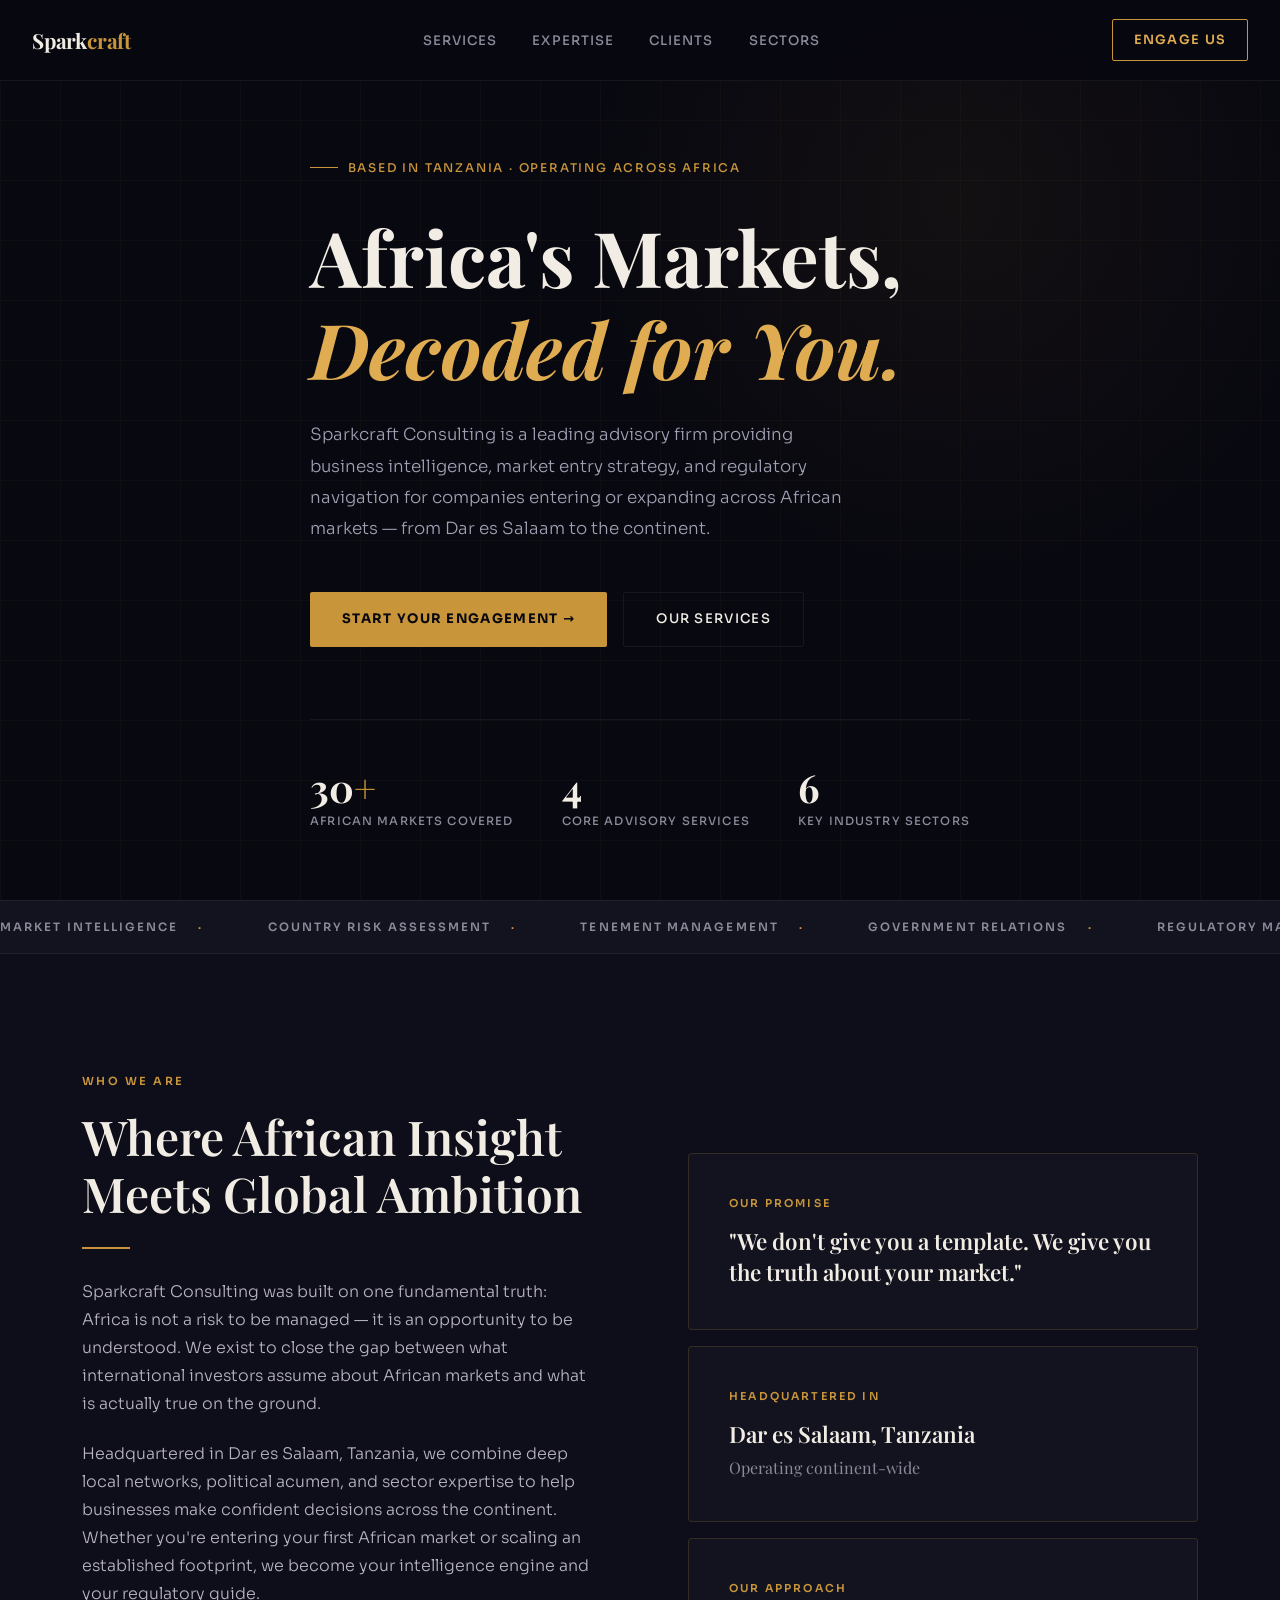
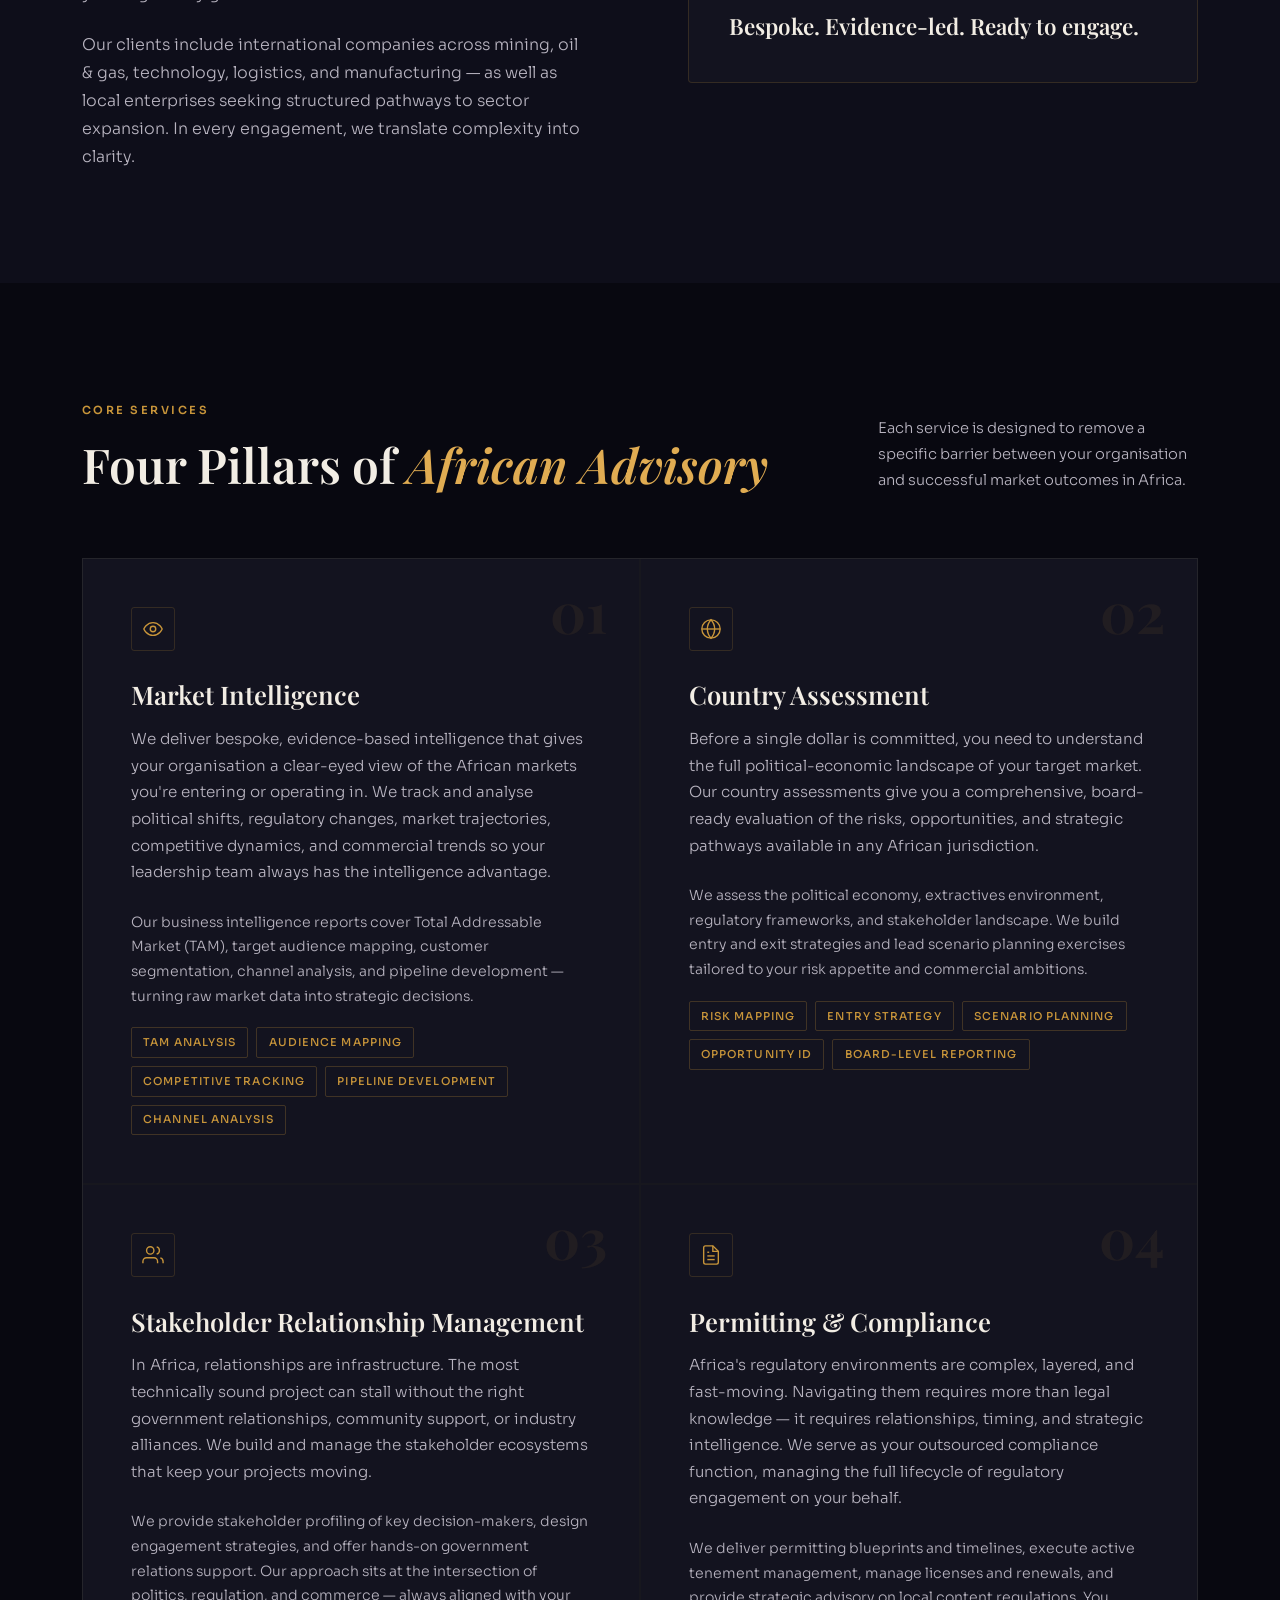
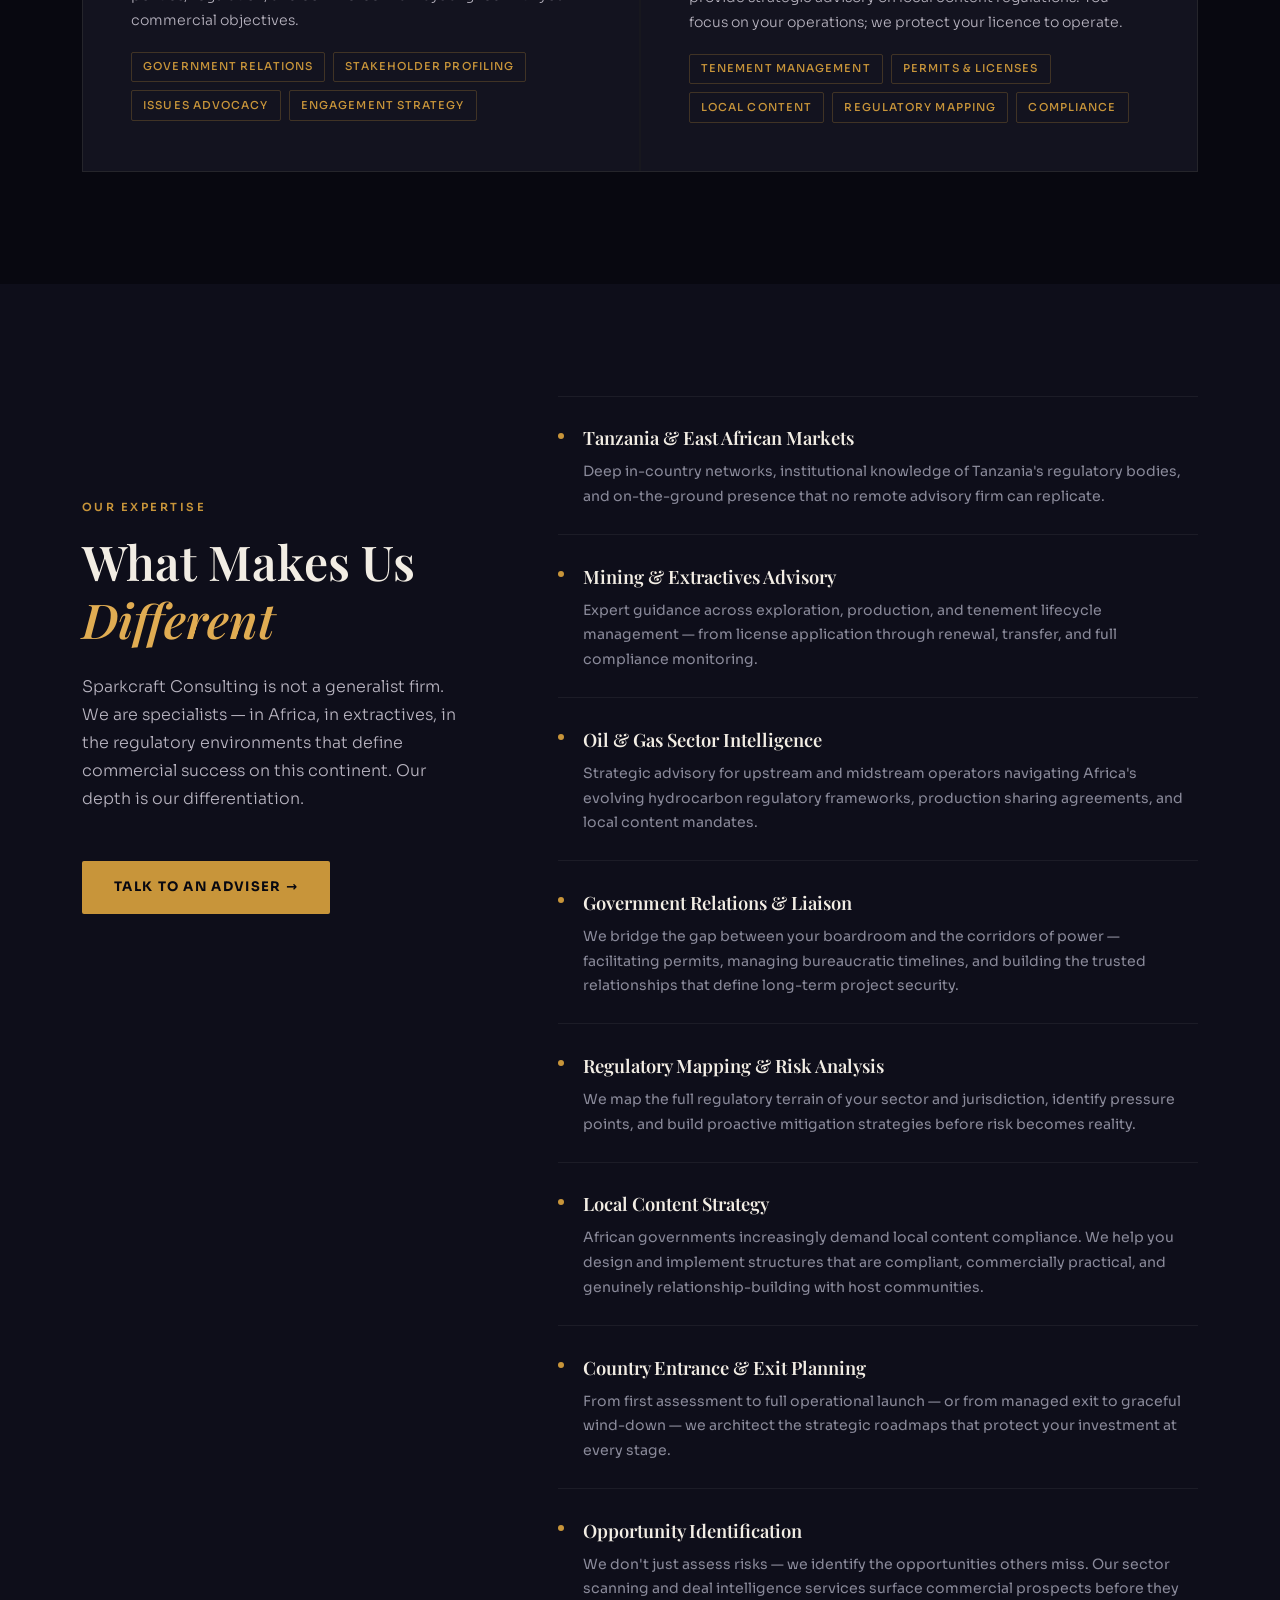
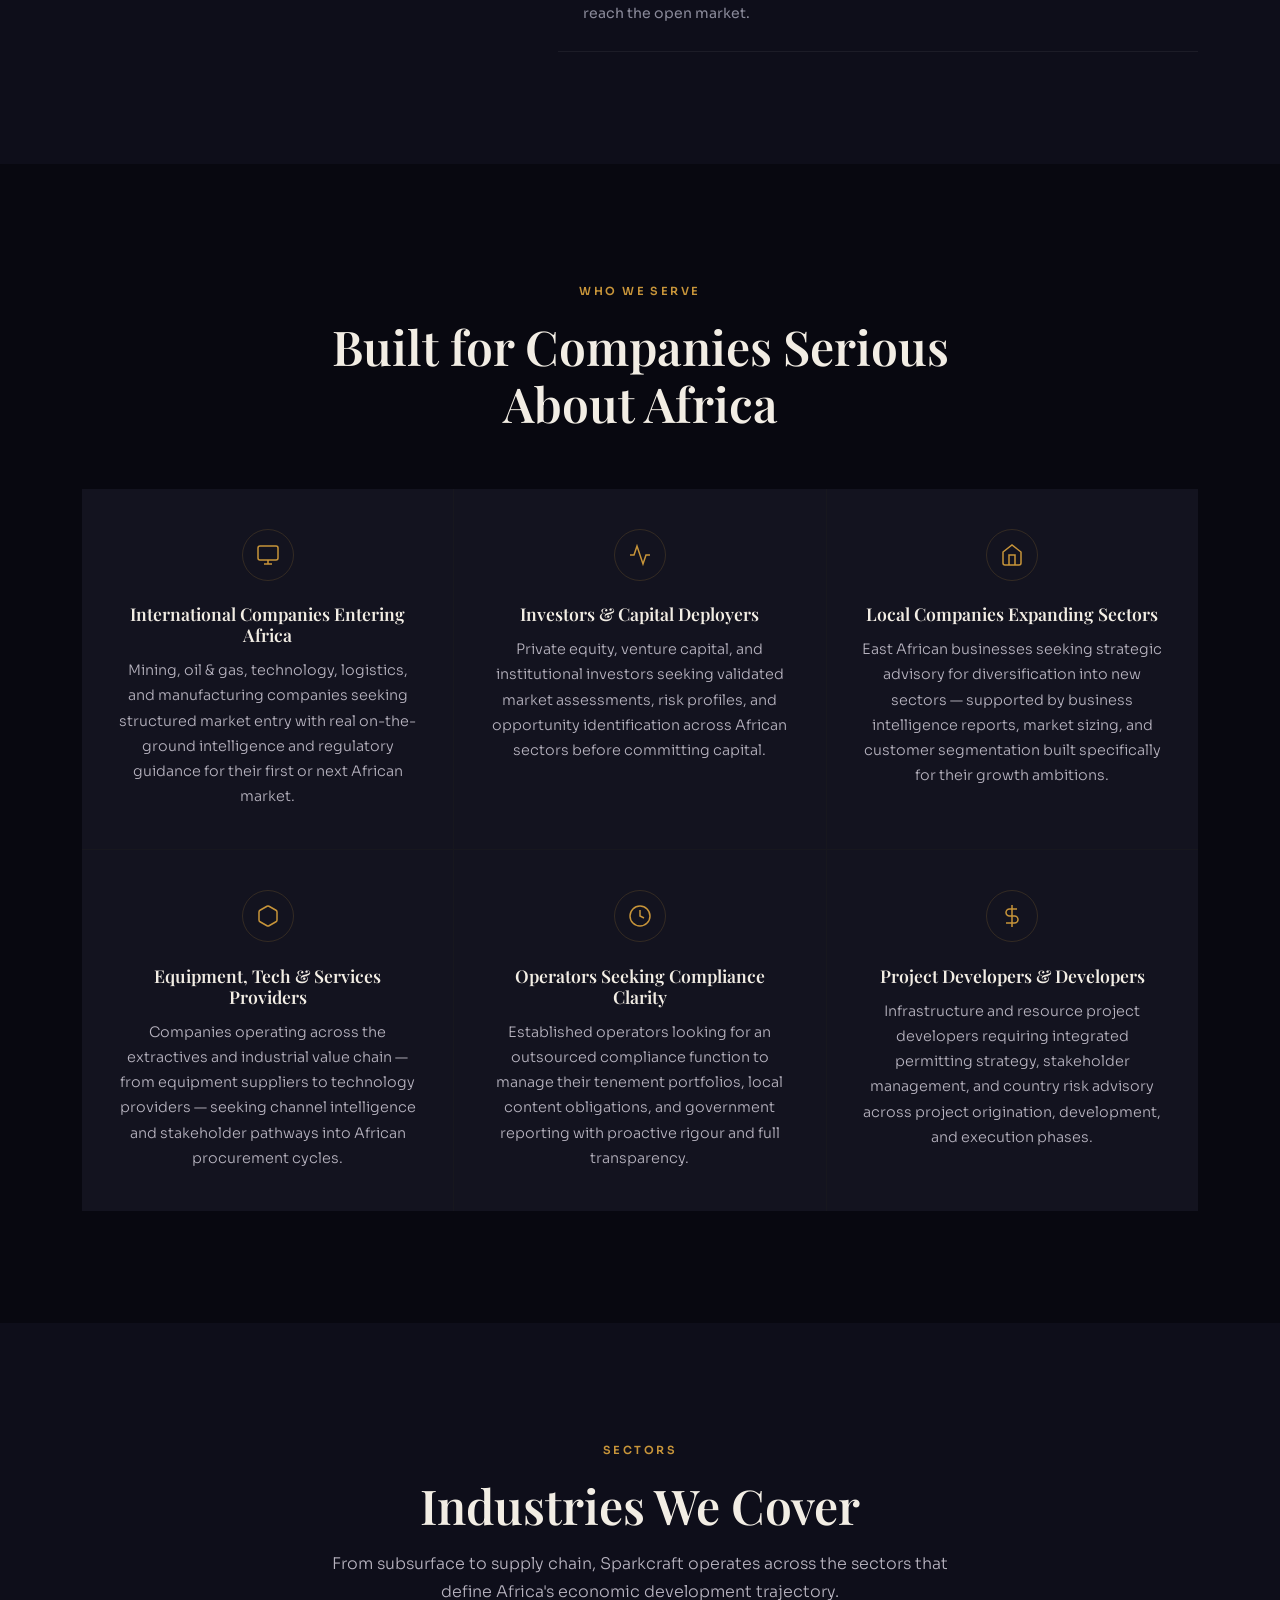
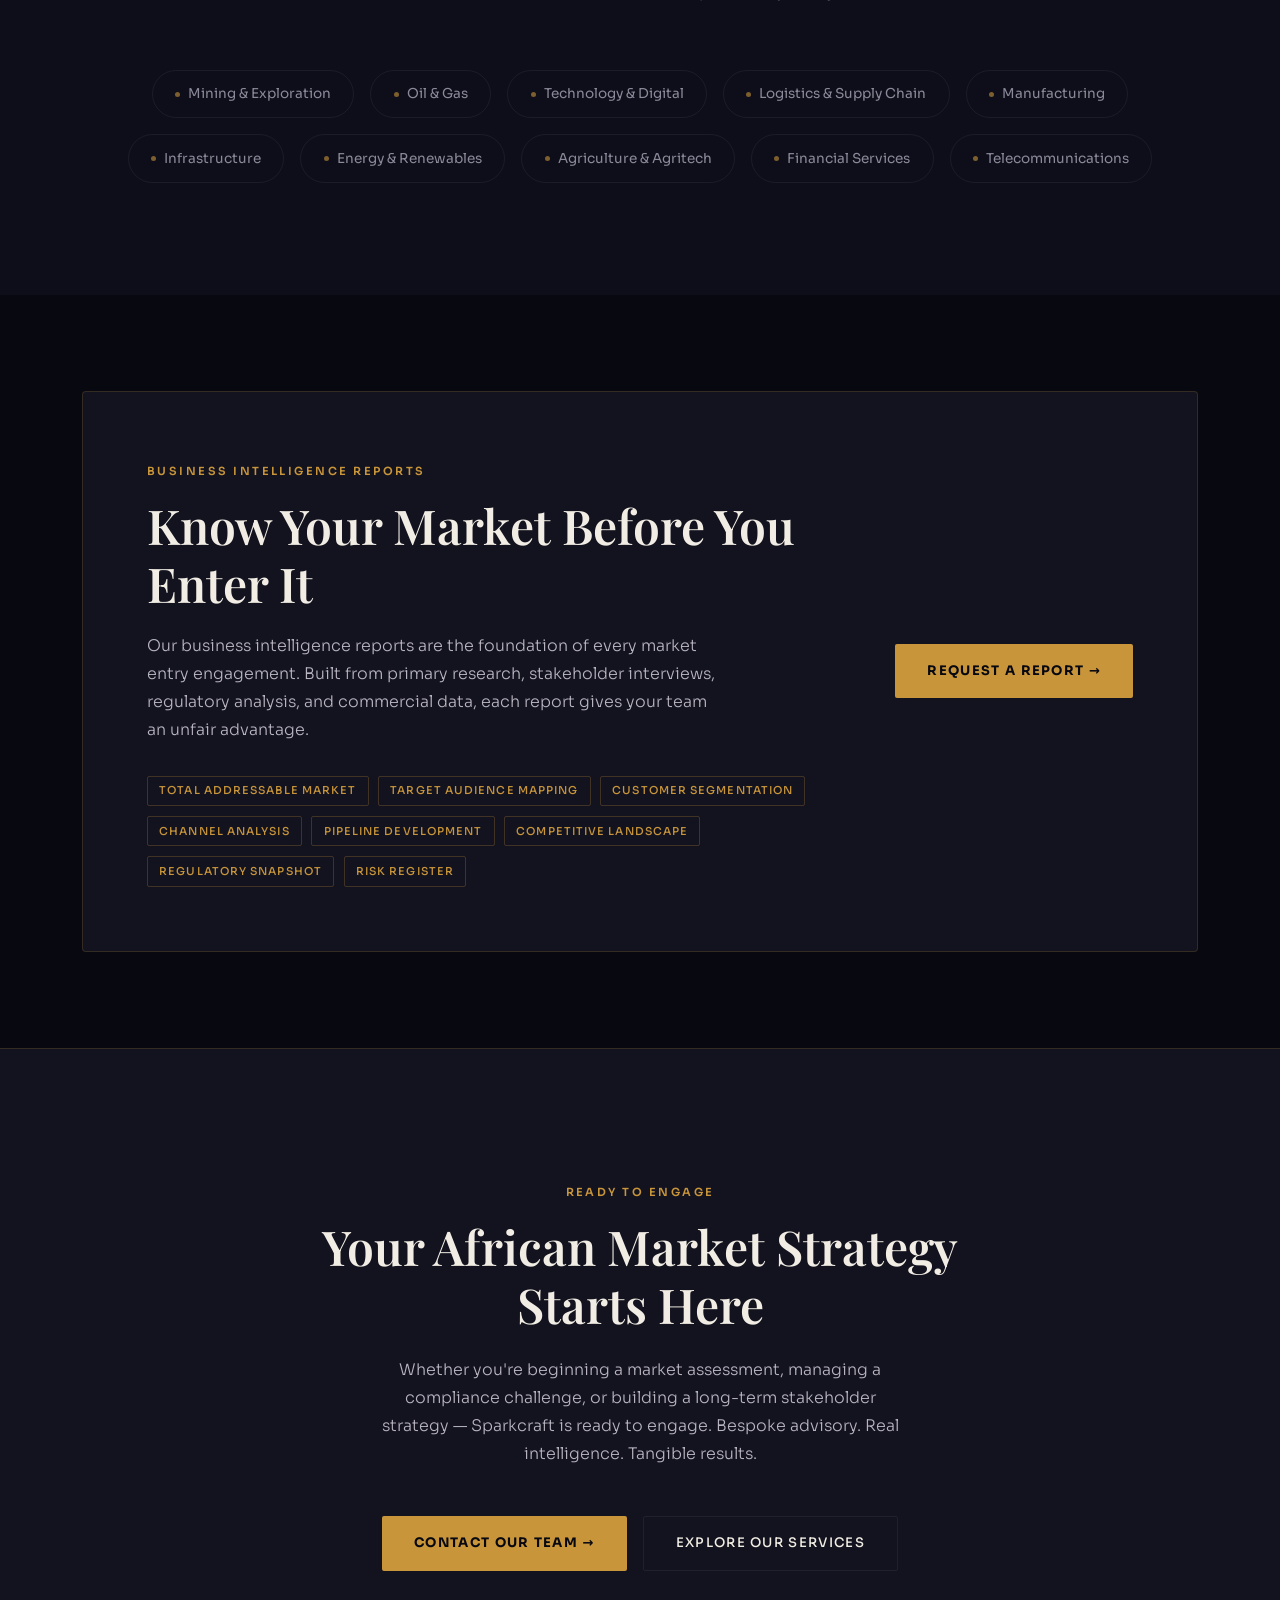
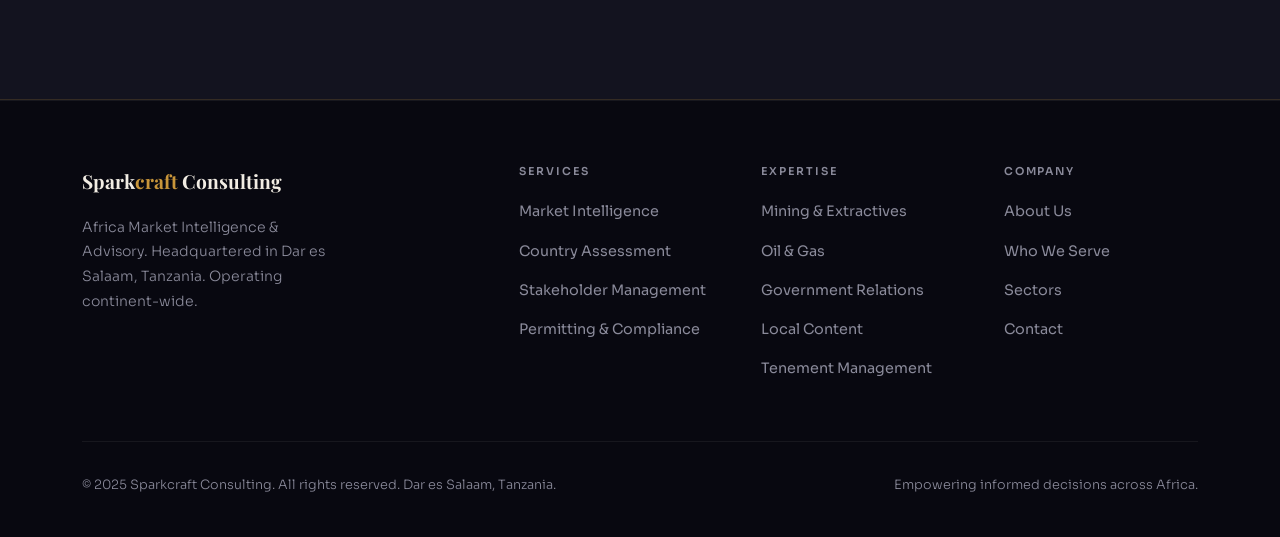
<file: new/index.html>
<!DOCTYPE html>
<html lang="en">
<head>
<meta charset="UTF-8">
<meta name="viewport" content="width=device-width, initial-scale=1.0">
<title>Sparkcraft Consulting — Africa Market Intelligence & Advisory</title>
<link href="https://fonts.googleapis.com/css2?family=Playfair+Display:ital,wght@0,400;0,600;0,700;1,400;1,600&family=Sora:wght@300;400;500;600&display=swap" rel="stylesheet">
<style>
  :root {
    --black: #080810;
    --deep: #0E0E1A;
    --panel: #13131F;
    --card: #1A1A2A;
    --gold: #C8953A;
    --gold-light: #E0AC52;
    --gold-pale: #F5DFA0;
    --cream: #F2EDE4;
    --muted: #8A8A9A;
    --border: rgba(200,149,58,0.18);
    --border-faint: rgba(255,255,255,0.06);
    --serif: 'Playfair Display', Georgia, serif;
    --sans: 'Sora', system-ui, sans-serif;
  }

  *, *::before, *::after { box-sizing: border-box; margin: 0; padding: 0; }

  html { scroll-behavior: smooth; }

  body {
    background: var(--black);
    color: var(--cream);
    font-family: var(--sans);
    font-size: 16px;
    line-height: 1.75;
    -webkit-font-smoothing: antialiased;
  }

  /* ── TYPOGRAPHY ── */
  h1, h2, h3, h4 { font-family: var(--serif); line-height: 1.2; }
  h1 { font-size: clamp(2.6rem, 6vw, 5rem); font-weight: 700; }
  h2 { font-size: clamp(1.9rem, 4vw, 3rem); font-weight: 600; }
  h3 { font-size: clamp(1.2rem, 2.5vw, 1.6rem); font-weight: 600; }
  h4 { font-size: 1rem; font-weight: 500; font-family: var(--sans); letter-spacing: 0.12em; text-transform: uppercase; }
  p { color: #B8B4C0; font-weight: 300; }

  .gold { color: var(--gold-light); }
  .italic { font-style: italic; }
  .eyebrow {
    font-family: var(--sans);
    font-size: 0.7rem;
    font-weight: 600;
    letter-spacing: 0.22em;
    text-transform: uppercase;
    color: var(--gold);
    display: inline-block;
    margin-bottom: 1rem;
  }

  /* ── LAYOUT ── */
  .container { max-width: 1180px; margin: 0 auto; padding: 0 2rem; }
  .section { padding: 7rem 0; }
  .section-sm { padding: 4rem 0; }

  /* ── NAV ── */
  nav {
    position: fixed;
    top: 0; left: 0; right: 0;
    z-index: 100;
    padding: 1.2rem 2rem;
    display: flex;
    align-items: center;
    justify-content: space-between;
    background: rgba(8,8,16,0.85);
    backdrop-filter: blur(18px);
    border-bottom: 1px solid var(--border-faint);
  }
  .nav-logo {
    font-family: var(--serif);
    font-size: 1.3rem;
    font-weight: 700;
    color: var(--cream);
    text-decoration: none;
    letter-spacing: -0.01em;
  }
  .nav-logo span { color: var(--gold); }
  .nav-links { display: flex; gap: 2.2rem; list-style: none; }
  .nav-links a {
    font-size: 0.82rem;
    font-weight: 500;
    letter-spacing: 0.08em;
    text-transform: uppercase;
    color: var(--muted);
    text-decoration: none;
    transition: color 0.2s;
  }
  .nav-links a:hover { color: var(--cream); }
  .nav-cta {
    font-size: 0.8rem;
    font-weight: 600;
    letter-spacing: 0.1em;
    text-transform: uppercase;
    color: var(--gold-light);
    border: 1px solid var(--gold);
    padding: 0.55rem 1.3rem;
    border-radius: 2px;
    text-decoration: none;
    transition: background 0.2s, color 0.2s;
  }
  .nav-cta:hover { background: var(--gold); color: var(--black); }

  /* ── HERO ── */
  #hero {
    min-height: 100vh;
    display: flex;
    align-items: center;
    position: relative;
    overflow: hidden;
    background: var(--black);
    padding-top: 5rem;
  }
  .hero-grid {
    position: absolute;
    inset: 0;
    background-image:
      linear-gradient(rgba(200,149,58,0.04) 1px, transparent 1px),
      linear-gradient(90deg, rgba(200,149,58,0.04) 1px, transparent 1px);
    background-size: 60px 60px;
  }
  .hero-glow {
    position: absolute;
    top: -20%;
    right: -5%;
    width: 60vw;
    height: 60vw;
    background: radial-gradient(ellipse, rgba(200,149,58,0.06) 0%, transparent 70%);
    pointer-events: none;
  }
  .hero-inner { position: relative; z-index: 2; max-width: 820px; }
  .hero-pretag {
    display: inline-flex;
    align-items: center;
    gap: 0.6rem;
    font-size: 0.75rem;
    font-weight: 500;
    letter-spacing: 0.15em;
    text-transform: uppercase;
    color: var(--gold);
    margin-bottom: 2rem;
  }
  .hero-pretag::before {
    content: '';
    display: block;
    width: 28px;
    height: 1px;
    background: var(--gold);
  }
  .hero-headline { margin-bottom: 1.6rem; }
  .hero-headline em {
    font-style: italic;
    color: var(--gold-light);
    display: block;
  }
  .hero-sub {
    font-size: 1.05rem;
    font-weight: 300;
    max-width: 540px;
    margin-bottom: 3rem;
    color: #A0A0B4;
    line-height: 1.85;
  }
  .hero-actions { display: flex; gap: 1rem; flex-wrap: wrap; }
  .btn-primary {
    display: inline-flex;
    align-items: center;
    gap: 0.5rem;
    background: var(--gold);
    color: var(--black);
    font-size: 0.82rem;
    font-weight: 700;
    letter-spacing: 0.1em;
    text-transform: uppercase;
    padding: 0.95rem 2rem;
    border-radius: 2px;
    text-decoration: none;
    transition: background 0.2s, transform 0.15s;
  }
  .btn-primary:hover { background: var(--gold-light); transform: translateY(-1px); }
  .btn-ghost {
    display: inline-flex;
    align-items: center;
    gap: 0.5rem;
    color: var(--cream);
    font-size: 0.82rem;
    font-weight: 500;
    letter-spacing: 0.1em;
    text-transform: uppercase;
    padding: 0.95rem 2rem;
    border: 1px solid var(--border-faint);
    border-radius: 2px;
    text-decoration: none;
    transition: border-color 0.2s;
  }
  .btn-ghost:hover { border-color: rgba(200,149,58,0.4); }
  .hero-stats {
    display: flex;
    gap: 3rem;
    margin-top: 4.5rem;
    padding-top: 3rem;
    border-top: 1px solid var(--border-faint);
  }
  .stat-num {
    font-family: var(--serif);
    font-size: 2.4rem;
    font-weight: 700;
    color: var(--cream);
    line-height: 1;
    margin-bottom: 0.3rem;
  }
  .stat-num span { color: var(--gold); }
  .stat-label {
    font-size: 0.72rem;
    font-weight: 500;
    letter-spacing: 0.1em;
    text-transform: uppercase;
    color: var(--muted);
  }

  /* ── MARQUEE STRIP ── */
  .marquee-strip {
    background: var(--panel);
    border-top: 1px solid var(--border-faint);
    border-bottom: 1px solid var(--border-faint);
    padding: 1rem 0;
    overflow: hidden;
  }
  .marquee-track {
    display: flex;
    gap: 3rem;
    white-space: nowrap;
    animation: marquee 30s linear infinite;
  }
  .marquee-item {
    font-size: 0.72rem;
    font-weight: 600;
    letter-spacing: 0.18em;
    text-transform: uppercase;
    color: var(--muted);
    flex-shrink: 0;
  }
  .marquee-item .dot { color: var(--gold); margin: 0 1rem; }
  @keyframes marquee {
    from { transform: translateX(0); }
    to { transform: translateX(-50%); }
  }

  /* ── ABOUT ── */
  #about { background: var(--deep); }
  .about-grid {
    display: grid;
    grid-template-columns: 1fr 1fr;
    gap: 6rem;
    align-items: center;
  }
  .about-visual {
    position: relative;
  }
  .about-block {
    background: var(--panel);
    border: 1px solid var(--border);
    border-radius: 4px;
    padding: 2.5rem;
  }
  .about-block-label {
    font-size: 0.68rem;
    font-weight: 600;
    letter-spacing: 0.2em;
    text-transform: uppercase;
    color: var(--gold);
    margin-bottom: 0.8rem;
  }
  .about-block-value {
    font-family: var(--serif);
    font-size: 1.4rem;
    font-weight: 600;
    color: var(--cream);
    line-height: 1.4;
  }
  .about-accent {
    position: absolute;
    top: -1.5rem;
    right: -1.5rem;
    width: 80px;
    height: 80px;
    border: 2px solid var(--border);
    border-radius: 50%;
    display: flex;
    align-items: center;
    justify-content: center;
  }
  .africa-icon {
    font-size: 2rem;
    line-height: 1;
  }
  .about-blocks { display: flex; flex-direction: column; gap: 1rem; }
  .about-text h2 { margin-bottom: 1.5rem; }
  .about-text p { margin-bottom: 1.4rem; }
  .about-text p:last-child { margin-bottom: 0; }
  .about-divider {
    width: 48px;
    height: 2px;
    background: var(--gold);
    margin-bottom: 1.8rem;
  }
  @media (max-width: 780px) {
    .about-grid { grid-template-columns: 1fr; gap: 3rem; }
    .about-visual { order: -1; }
  }

  /* ── SERVICES ── */
  #services { background: var(--black); }
  .services-header {
    display: flex;
    align-items: flex-end;
    justify-content: space-between;
    margin-bottom: 4rem;
    gap: 2rem;
    flex-wrap: wrap;
  }
  .services-grid {
    display: grid;
    grid-template-columns: repeat(2, 1fr);
    gap: 1.5px;
    background: var(--border-faint);
    border: 1px solid var(--border-faint);
  }
  .service-card {
    background: var(--panel);
    padding: 3rem;
    position: relative;
    overflow: hidden;
    transition: background 0.25s;
  }
  .service-card::before {
    content: '';
    position: absolute;
    top: 0; left: 0; right: 0;
    height: 2px;
    background: linear-gradient(90deg, var(--gold), transparent);
    opacity: 0;
    transition: opacity 0.25s;
  }
  .service-card:hover { background: var(--card); }
  .service-card:hover::before { opacity: 1; }
  .service-num {
    font-family: var(--serif);
    font-size: 3.5rem;
    font-weight: 700;
    color: rgba(200,149,58,0.08);
    line-height: 1;
    position: absolute;
    top: 1.5rem;
    right: 2rem;
    pointer-events: none;
    transition: color 0.25s;
  }
  .service-card:hover .service-num { color: rgba(200,149,58,0.14); }
  .service-icon {
    width: 44px;
    height: 44px;
    border: 1px solid var(--border);
    border-radius: 3px;
    display: flex;
    align-items: center;
    justify-content: center;
    margin-bottom: 1.8rem;
  }
  .service-icon svg { width: 22px; height: 22px; stroke: var(--gold); fill: none; stroke-width: 1.5; }
  .service-card h3 { margin-bottom: 1rem; color: var(--cream); }
  .service-card > p { margin-bottom: 1.5rem; font-size: 0.95rem; }
  .service-tags { display: flex; flex-wrap: wrap; gap: 0.5rem; margin-top: auto; }
  .tag {
    font-size: 0.68rem;
    font-weight: 500;
    letter-spacing: 0.1em;
    text-transform: uppercase;
    color: var(--gold);
    border: 1px solid rgba(200,149,58,0.25);
    padding: 0.3rem 0.7rem;
    border-radius: 2px;
  }
  @media (max-width: 700px) {
    .services-grid { grid-template-columns: 1fr; }
  }

  /* ── SPECIALTIES ── */
  #specialties { background: var(--deep); overflow: hidden; }
  .spec-inner {
    display: grid;
    grid-template-columns: 380px 1fr;
    gap: 6rem;
    align-items: start;
  }
  .spec-sticky { position: sticky; top: 6rem; }
  .spec-sticky h2 { margin-bottom: 1.5rem; }
  .spec-sticky p { margin-bottom: 2rem; }
  .spec-list { display: flex; flex-direction: column; }
  .spec-item {
    display: flex;
    align-items: flex-start;
    gap: 1.2rem;
    padding: 1.6rem 0;
    border-bottom: 1px solid var(--border-faint);
    transition: padding-left 0.2s;
  }
  .spec-item:first-child { border-top: 1px solid var(--border-faint); }
  .spec-item:hover { padding-left: 0.5rem; }
  .spec-bullet {
    flex-shrink: 0;
    width: 6px;
    height: 6px;
    border-radius: 50%;
    background: var(--gold);
    margin-top: 0.65rem;
  }
  .spec-name {
    font-family: var(--serif);
    font-size: 1.15rem;
    font-weight: 600;
    color: var(--cream);
    margin-bottom: 0.3rem;
  }
  .spec-desc { font-size: 0.88rem; color: var(--muted); }
  @media (max-width: 860px) {
    .spec-inner { grid-template-columns: 1fr; gap: 3rem; }
    .spec-sticky { position: static; }
  }

  /* ── WHO WE SERVE ── */
  #clients { background: var(--black); }
  .clients-grid {
    display: grid;
    grid-template-columns: repeat(3, 1fr);
    gap: 1px;
    background: var(--border-faint);
    margin-top: 3.5rem;
  }
  .client-card {
    background: var(--panel);
    padding: 2.5rem 2rem;
    text-align: center;
  }
  .client-icon {
    width: 52px;
    height: 52px;
    border-radius: 50%;
    border: 1px solid var(--border);
    display: flex;
    align-items: center;
    justify-content: center;
    margin: 0 auto 1.4rem;
  }
  .client-icon svg { width: 24px; height: 24px; stroke: var(--gold); fill: none; stroke-width: 1.5; }
  .client-card h3 { font-size: 1.1rem; margin-bottom: 0.8rem; color: var(--cream); }
  .client-card p { font-size: 0.9rem; }
  @media (max-width: 700px) {
    .clients-grid { grid-template-columns: 1fr; }
  }

  /* ── SECTORS ── */
  #sectors { background: var(--deep); }
  .sectors-header { text-align: center; max-width: 620px; margin: 0 auto 4rem; }
  .sectors-header h2 { margin-bottom: 1rem; }
  .sector-row {
    display: flex;
    flex-wrap: wrap;
    justify-content: center;
    gap: 1rem;
  }
  .sector-pill {
    display: inline-flex;
    align-items: center;
    gap: 0.5rem;
    padding: 0.7rem 1.4rem;
    border: 1px solid var(--border-faint);
    border-radius: 100px;
    font-size: 0.85rem;
    font-weight: 400;
    color: var(--muted);
    cursor: default;
    transition: border-color 0.2s, color 0.2s;
  }
  .sector-pill:hover { border-color: var(--gold); color: var(--gold-light); }
  .sector-pill .dot { width: 5px; height: 5px; background: var(--gold); border-radius: 50%; opacity: 0.6; }

  /* ── INTELLIGENCE REPORT CTA ── */
  #intelligence {
    background: var(--black);
    padding: 6rem 0;
  }
  .intel-block {
    background: var(--panel);
    border: 1px solid var(--border);
    border-radius: 4px;
    padding: 4rem;
    display: grid;
    grid-template-columns: 1fr auto;
    align-items: center;
    gap: 3rem;
  }
  .intel-block h2 { margin-bottom: 1.2rem; }
  .intel-block p { max-width: 580px; }
  .intel-list {
    display: flex;
    flex-wrap: wrap;
    gap: 0.6rem;
    margin-top: 2rem;
  }
  @media (max-width: 700px) {
    .intel-block { grid-template-columns: 1fr; padding: 2.5rem 2rem; }
  }

  /* ── CTA HERO ── */
  #cta {
    background: var(--panel);
    border-top: 1px solid var(--border);
    border-bottom: 1px solid var(--border);
    padding: 8rem 0;
    text-align: center;
  }
  #cta h2 { margin-bottom: 1.4rem; max-width: 700px; margin-left: auto; margin-right: auto; }
  #cta p { max-width: 520px; margin: 0 auto 3rem; }
  #cta .hero-actions { justify-content: center; }

  /* ── FOOTER ── */
  footer {
    background: var(--black);
    border-top: 1px solid var(--border-faint);
    padding: 4rem 0 2.5rem;
  }
  .footer-grid {
    display: grid;
    grid-template-columns: 2fr 1fr 1fr 1fr;
    gap: 3rem;
    margin-bottom: 3rem;
  }
  .footer-brand { font-family: var(--serif); font-size: 1.2rem; font-weight: 700; margin-bottom: 1rem; }
  .footer-brand span { color: var(--gold); }
  .footer-tagline { font-size: 0.88rem; color: var(--muted); max-width: 260px; }
  .footer-col h4 {
    font-size: 0.68rem;
    font-weight: 600;
    letter-spacing: 0.18em;
    text-transform: uppercase;
    color: var(--muted);
    margin-bottom: 1.2rem;
  }
  .footer-col ul { list-style: none; }
  .footer-col li { margin-bottom: 0.7rem; }
  .footer-col a { font-size: 0.9rem; color: #8A8A9A; text-decoration: none; transition: color 0.2s; }
  .footer-col a:hover { color: var(--gold-light); }
  .footer-bottom {
    border-top: 1px solid var(--border-faint);
    padding-top: 2rem;
    display: flex;
    justify-content: space-between;
    align-items: center;
    gap: 1rem;
    flex-wrap: wrap;
  }
  .footer-bottom p { font-size: 0.8rem; color: var(--muted); }
  @media (max-width: 780px) {
    .footer-grid { grid-template-columns: 1fr 1fr; }
  }
  @media (max-width: 480px) {
    .footer-grid { grid-template-columns: 1fr; }
    nav .nav-links { display: none; }
  }
</style>
</head>
<body>

<!-- NAV -->
<nav>
  <a href="#" class="nav-logo">Spark<span>craft</span></a>
  <ul class="nav-links">
    <li><a href="#services">Services</a></li>
    <li><a href="#specialties">Expertise</a></li>
    <li><a href="#clients">Clients</a></li>
    <li><a href="#sectors">Sectors</a></li>
  </ul>
  <a href="#cta" class="nav-cta">Engage Us</a>
</nav>

<!-- HERO -->
<section id="hero">
  <div class="hero-grid"></div>
  <div class="hero-glow"></div>
  <div class="container">
    <div class="hero-inner">
      <div class="hero-pretag">Based in Tanzania · Operating Across Africa</div>
      <h1 class="hero-headline">
        Africa's Markets,<br>
        <em>Decoded for You.</em>
      </h1>
      <p class="hero-sub">Sparkcraft Consulting is a leading advisory firm providing business intelligence, market entry strategy, and regulatory navigation for companies entering or expanding across African markets — from Dar es Salaam to the continent.</p>
      <div class="hero-actions">
        <a href="#cta" class="btn-primary">Start Your Engagement →</a>
        <a href="#services" class="btn-ghost">Our Services</a>
      </div>
      <div class="hero-stats">
        <div>
          <div class="stat-num">30<span>+</span></div>
          <div class="stat-label">African Markets Covered</div>
        </div>
        <div>
          <div class="stat-num">4</div>
          <div class="stat-label">Core Advisory Services</div>
        </div>
        <div>
          <div class="stat-num">6</div>
          <div class="stat-label">Key Industry Sectors</div>
        </div>
      </div>
    </div>
  </div>
</section>

<!-- MARQUEE -->
<div class="marquee-strip">
  <div class="marquee-track">
    <span class="marquee-item">Market Intelligence <span class="dot">·</span></span>
    <span class="marquee-item">Country Risk Assessment <span class="dot">·</span></span>
    <span class="marquee-item">Tenement Management <span class="dot">·</span></span>
    <span class="marquee-item">Government Relations <span class="dot">·</span></span>
    <span class="marquee-item">Regulatory Mapping <span class="dot">·</span></span>
    <span class="marquee-item">Oil & Gas Advisory <span class="dot">·</span></span>
    <span class="marquee-item">Local Content Compliance <span class="dot">·</span></span>
    <span class="marquee-item">Stakeholder Engagement <span class="dot">·</span></span>
    <span class="marquee-item">Mining Permits <span class="dot">·</span></span>
    <span class="marquee-item">Opportunity Identification <span class="dot">·</span></span>
    <!-- duplicated for seamless loop -->
    <span class="marquee-item">Market Intelligence <span class="dot">·</span></span>
    <span class="marquee-item">Country Risk Assessment <span class="dot">·</span></span>
    <span class="marquee-item">Tenement Management <span class="dot">·</span></span>
    <span class="marquee-item">Government Relations <span class="dot">·</span></span>
    <span class="marquee-item">Regulatory Mapping <span class="dot">·</span></span>
    <span class="marquee-item">Oil & Gas Advisory <span class="dot">·</span></span>
    <span class="marquee-item">Local Content Compliance <span class="dot">·</span></span>
    <span class="marquee-item">Stakeholder Engagement <span class="dot">·</span></span>
    <span class="marquee-item">Mining Permits <span class="dot">·</span></span>
    <span class="marquee-item">Opportunity Identification <span class="dot">·</span></span>
  </div>
</div>

<!-- ABOUT -->
<section id="about" class="section">
  <div class="container">
    <div class="about-grid">
      <div class="about-text">
        <span class="eyebrow">Who We Are</span>
        <h2>Where African Insight Meets Global Ambition</h2>
        <div class="about-divider"></div>
        <p>Sparkcraft Consulting was built on one fundamental truth: Africa is not a risk to be managed — it is an opportunity to be understood. We exist to close the gap between what international investors assume about African markets and what is actually true on the ground.</p>
        <p>Headquartered in Dar es Salaam, Tanzania, we combine deep local networks, political acumen, and sector expertise to help businesses make confident decisions across the continent. Whether you're entering your first African market or scaling an established footprint, we become your intelligence engine and your regulatory guide.</p>
        <p>Our clients include international companies across mining, oil & gas, technology, logistics, and manufacturing — as well as local enterprises seeking structured pathways to sector expansion. In every engagement, we translate complexity into clarity.</p>
      </div>
      <div class="about-visual">
        <div class="about-blocks">
          <div class="about-block">
            <div class="about-block-label">Our Promise</div>
            <div class="about-block-value">"We don't give you a template. We give you the truth about your market."</div>
          </div>
          <div class="about-block">
            <div class="about-block-label">Headquartered In</div>
            <div class="about-block-value">Dar es Salaam, Tanzania<br><span style="font-size:1rem;color:var(--muted);font-weight:300;">Operating continent-wide</span></div>
          </div>
          <div class="about-block">
            <div class="about-block-label">Our Approach</div>
            <div class="about-block-value">Bespoke. Evidence-led. Ready to engage.</div>
          </div>
        </div>
      </div>
    </div>
  </div>
</section>

<!-- SERVICES -->
<section id="services" class="section">
  <div class="container">
    <div class="services-header">
      <div>
        <span class="eyebrow">Core Services</span>
        <h2>Four Pillars of <em class="italic gold">African Advisory</em></h2>
      </div>
      <p style="max-width:320px;font-size:0.92rem;">Each service is designed to remove a specific barrier between your organisation and successful market outcomes in Africa.</p>
    </div>
    <div class="services-grid">

      <!-- Service 1 -->
      <div class="service-card">
        <div class="service-num">01</div>
        <div class="service-icon">
          <svg viewBox="0 0 24 24"><path d="M2 12s3-7 10-7 10 7 10 7-3 7-10 7-10-7-10-7z"/><circle cx="12" cy="12" r="3"/></svg>
        </div>
        <h3>Market Intelligence</h3>
        <p>We deliver bespoke, evidence-based intelligence that gives your organisation a clear-eyed view of the African markets you're entering or operating in. We track and analyse political shifts, regulatory changes, market trajectories, competitive dynamics, and commercial trends so your leadership team always has the intelligence advantage.</p>
        <p style="font-size:0.88rem;margin-bottom:1.2rem;">Our business intelligence reports cover Total Addressable Market (TAM), target audience mapping, customer segmentation, channel analysis, and pipeline development — turning raw market data into strategic decisions.</p>
        <div class="service-tags">
          <span class="tag">TAM Analysis</span>
          <span class="tag">Audience Mapping</span>
          <span class="tag">Competitive Tracking</span>
          <span class="tag">Pipeline Development</span>
          <span class="tag">Channel Analysis</span>
        </div>
      </div>

      <!-- Service 2 -->
      <div class="service-card">
        <div class="service-num">02</div>
        <div class="service-icon">
          <svg viewBox="0 0 24 24"><circle cx="12" cy="12" r="10"/><line x1="2" y1="12" x2="22" y2="12"/><path d="M12 2a15.3 15.3 0 0 1 4 10 15.3 15.3 0 0 1-4 10 15.3 15.3 0 0 1-4-10 15.3 15.3 0 0 1 4-10z"/></svg>
        </div>
        <h3>Country Assessment</h3>
        <p>Before a single dollar is committed, you need to understand the full political-economic landscape of your target market. Our country assessments give you a comprehensive, board-ready evaluation of the risks, opportunities, and strategic pathways available in any African jurisdiction.</p>
        <p style="font-size:0.88rem;margin-bottom:1.2rem;">We assess the political economy, extractives environment, regulatory frameworks, and stakeholder landscape. We build entry and exit strategies and lead scenario planning exercises tailored to your risk appetite and commercial ambitions.</p>
        <div class="service-tags">
          <span class="tag">Risk Mapping</span>
          <span class="tag">Entry Strategy</span>
          <span class="tag">Scenario Planning</span>
          <span class="tag">Opportunity ID</span>
          <span class="tag">Board-Level Reporting</span>
        </div>
      </div>

      <!-- Service 3 -->
      <div class="service-card">
        <div class="service-num">03</div>
        <div class="service-icon">
          <svg viewBox="0 0 24 24"><path d="M17 21v-2a4 4 0 0 0-4-4H5a4 4 0 0 0-4 4v2"/><circle cx="9" cy="7" r="4"/><path d="M23 21v-2a4 4 0 0 0-3-3.87"/><path d="M16 3.13a4 4 0 0 1 0 7.75"/></svg>
        </div>
        <h3>Stakeholder Relationship Management</h3>
        <p>In Africa, relationships are infrastructure. The most technically sound project can stall without the right government relationships, community support, or industry alliances. We build and manage the stakeholder ecosystems that keep your projects moving.</p>
        <p style="font-size:0.88rem;margin-bottom:1.2rem;">We provide stakeholder profiling of key decision-makers, design engagement strategies, and offer hands-on government relations support. Our approach sits at the intersection of politics, regulation, and commerce — always aligned with your commercial objectives.</p>
        <div class="service-tags">
          <span class="tag">Government Relations</span>
          <span class="tag">Stakeholder Profiling</span>
          <span class="tag">Issues Advocacy</span>
          <span class="tag">Engagement Strategy</span>
        </div>
      </div>

      <!-- Service 4 -->
      <div class="service-card">
        <div class="service-num">04</div>
        <div class="service-icon">
          <svg viewBox="0 0 24 24"><path d="M14 2H6a2 2 0 0 0-2 2v16a2 2 0 0 0 2 2h12a2 2 0 0 0 2-2V8z"/><polyline points="14,2 14,8 20,8"/><line x1="16" y1="13" x2="8" y2="13"/><line x1="16" y1="17" x2="8" y2="17"/><polyline points="10,9 9,9 8,9"/></svg>
        </div>
        <h3>Permitting & Compliance</h3>
        <p>Africa's regulatory environments are complex, layered, and fast-moving. Navigating them requires more than legal knowledge — it requires relationships, timing, and strategic intelligence. We serve as your outsourced compliance function, managing the full lifecycle of regulatory engagement on your behalf.</p>
        <p style="font-size:0.88rem;margin-bottom:1.2rem;">We deliver permitting blueprints and timelines, execute active tenement management, manage licenses and renewals, and provide strategic advisory on local content regulations. You focus on your operations; we protect your licence to operate.</p>
        <div class="service-tags">
          <span class="tag">Tenement Management</span>
          <span class="tag">Permits & Licenses</span>
          <span class="tag">Local Content</span>
          <span class="tag">Regulatory Mapping</span>
          <span class="tag">Compliance</span>
        </div>
      </div>

    </div>
  </div>
</section>

<!-- SPECIALTIES -->
<section id="specialties" class="section">
  <div class="container">
    <div class="spec-inner">
      <div class="spec-sticky">
        <span class="eyebrow">Our Expertise</span>
        <h2>What Makes Us <em class="italic gold">Different</em></h2>
        <p>Sparkcraft Consulting is not a generalist firm. We are specialists — in Africa, in extractives, in the regulatory environments that define commercial success on this continent. Our depth is our differentiation.</p>
        <a href="#cta" class="btn-primary" style="margin-top:1rem;">Talk to an Adviser →</a>
      </div>
      <div class="spec-list">
        <div class="spec-item">
          <div class="spec-bullet"></div>
          <div>
            <div class="spec-name">Tanzania & East African Markets</div>
            <div class="spec-desc">Deep in-country networks, institutional knowledge of Tanzania's regulatory bodies, and on-the-ground presence that no remote advisory firm can replicate.</div>
          </div>
        </div>
        <div class="spec-item">
          <div class="spec-bullet"></div>
          <div>
            <div class="spec-name">Mining & Extractives Advisory</div>
            <div class="spec-desc">Expert guidance across exploration, production, and tenement lifecycle management — from license application through renewal, transfer, and full compliance monitoring.</div>
          </div>
        </div>
        <div class="spec-item">
          <div class="spec-bullet"></div>
          <div>
            <div class="spec-name">Oil & Gas Sector Intelligence</div>
            <div class="spec-desc">Strategic advisory for upstream and midstream operators navigating Africa's evolving hydrocarbon regulatory frameworks, production sharing agreements, and local content mandates.</div>
          </div>
        </div>
        <div class="spec-item">
          <div class="spec-bullet"></div>
          <div>
            <div class="spec-name">Government Relations & Liaison</div>
            <div class="spec-desc">We bridge the gap between your boardroom and the corridors of power — facilitating permits, managing bureaucratic timelines, and building the trusted relationships that define long-term project security.</div>
          </div>
        </div>
        <div class="spec-item">
          <div class="spec-bullet"></div>
          <div>
            <div class="spec-name">Regulatory Mapping & Risk Analysis</div>
            <div class="spec-desc">We map the full regulatory terrain of your sector and jurisdiction, identify pressure points, and build proactive mitigation strategies before risk becomes reality.</div>
          </div>
        </div>
        <div class="spec-item">
          <div class="spec-bullet"></div>
          <div>
            <div class="spec-name">Local Content Strategy</div>
            <div class="spec-desc">African governments increasingly demand local content compliance. We help you design and implement structures that are compliant, commercially practical, and genuinely relationship-building with host communities.</div>
          </div>
        </div>
        <div class="spec-item">
          <div class="spec-bullet"></div>
          <div>
            <div class="spec-name">Country Entrance & Exit Planning</div>
            <div class="spec-desc">From first assessment to full operational launch — or from managed exit to graceful wind-down — we architect the strategic roadmaps that protect your investment at every stage.</div>
          </div>
        </div>
        <div class="spec-item">
          <div class="spec-bullet"></div>
          <div>
            <div class="spec-name">Opportunity Identification</div>
            <div class="spec-desc">We don't just assess risks — we identify the opportunities others miss. Our sector scanning and deal intelligence services surface commercial prospects before they reach the open market.</div>
          </div>
        </div>
      </div>
    </div>
  </div>
</section>

<!-- WHO WE SERVE -->
<section id="clients" class="section">
  <div class="container">
    <div style="text-align:center;max-width:620px;margin:0 auto;">
      <span class="eyebrow">Who We Serve</span>
      <h2>Built for Companies Serious About Africa</h2>
    </div>
    <div class="clients-grid">
      <div class="client-card">
        <div class="client-icon">
          <svg viewBox="0 0 24 24"><rect x="2" y="3" width="20" height="14" rx="2" ry="2"/><line x1="8" y1="21" x2="16" y2="21"/><line x1="12" y1="17" x2="12" y2="21"/></svg>
        </div>
        <h3>International Companies Entering Africa</h3>
        <p>Mining, oil & gas, technology, logistics, and manufacturing companies seeking structured market entry with real on-the-ground intelligence and regulatory guidance for their first or next African market.</p>
      </div>
      <div class="client-card">
        <div class="client-icon">
          <svg viewBox="0 0 24 24"><polyline points="22 12 18 12 15 21 9 3 6 12 2 12"/></svg>
        </div>
        <h3>Investors & Capital Deployers</h3>
        <p>Private equity, venture capital, and institutional investors seeking validated market assessments, risk profiles, and opportunity identification across African sectors before committing capital.</p>
      </div>
      <div class="client-card">
        <div class="client-icon">
          <svg viewBox="0 0 24 24"><path d="M3 9l9-7 9 7v11a2 2 0 0 1-2 2H5a2 2 0 0 1-2-2z"/><polyline points="9 22 9 12 15 12 15 22"/></svg>
        </div>
        <h3>Local Companies Expanding Sectors</h3>
        <p>East African businesses seeking strategic advisory for diversification into new sectors — supported by business intelligence reports, market sizing, and customer segmentation built specifically for their growth ambitions.</p>
      </div>
      <div class="client-card">
        <div class="client-icon">
          <svg viewBox="0 0 24 24"><path d="M21 16V8a2 2 0 0 0-1-1.73l-7-4a2 2 0 0 0-2 0l-7 4A2 2 0 0 0 3 8v8a2 2 0 0 0 1 1.73l7 4a2 2 0 0 0 2 0l7-4A2 2 0 0 0 21 16z"/></svg>
        </div>
        <h3>Equipment, Tech & Services Providers</h3>
        <p>Companies operating across the extractives and industrial value chain — from equipment suppliers to technology providers — seeking channel intelligence and stakeholder pathways into African procurement cycles.</p>
      </div>
      <div class="client-card">
        <div class="client-icon">
          <svg viewBox="0 0 24 24"><circle cx="12" cy="12" r="10"/><polyline points="12 6 12 12 16 14"/></svg>
        </div>
        <h3>Operators Seeking Compliance Clarity</h3>
        <p>Established operators looking for an outsourced compliance function to manage their tenement portfolios, local content obligations, and government reporting with proactive rigour and full transparency.</p>
      </div>
      <div class="client-card">
        <div class="client-icon">
          <svg viewBox="0 0 24 24"><line x1="12" y1="1" x2="12" y2="23"/><path d="M17 5H9.5a3.5 3.5 0 0 0 0 7h5a3.5 3.5 0 0 1 0 7H6"/></svg>
        </div>
        <h3>Project Developers & Developers</h3>
        <p>Infrastructure and resource project developers requiring integrated permitting strategy, stakeholder management, and country risk advisory across project origination, development, and execution phases.</p>
      </div>
    </div>
  </div>
</section>

<!-- SECTORS -->
<section id="sectors" class="section">
  <div class="container">
    <div class="sectors-header">
      <span class="eyebrow">Sectors</span>
      <h2>Industries We Cover</h2>
      <p>From subsurface to supply chain, Sparkcraft operates across the sectors that define Africa's economic development trajectory.</p>
    </div>
    <div class="sector-row">
      <div class="sector-pill"><span class="dot"></span>Mining & Exploration</div>
      <div class="sector-pill"><span class="dot"></span>Oil & Gas</div>
      <div class="sector-pill"><span class="dot"></span>Technology & Digital</div>
      <div class="sector-pill"><span class="dot"></span>Logistics & Supply Chain</div>
      <div class="sector-pill"><span class="dot"></span>Manufacturing</div>
      <div class="sector-pill"><span class="dot"></span>Infrastructure</div>
      <div class="sector-pill"><span class="dot"></span>Energy & Renewables</div>
      <div class="sector-pill"><span class="dot"></span>Agriculture & Agritech</div>
      <div class="sector-pill"><span class="dot"></span>Financial Services</div>
      <div class="sector-pill"><span class="dot"></span>Telecommunications</div>
    </div>
  </div>
</section>

<!-- INTELLIGENCE REPORT BLOCK -->
<section id="intelligence">
  <div class="container">
    <div class="intel-block">
      <div>
        <span class="eyebrow">Business Intelligence Reports</span>
        <h2>Know Your Market Before You Enter It</h2>
        <p>Our business intelligence reports are the foundation of every market entry engagement. Built from primary research, stakeholder interviews, regulatory analysis, and commercial data, each report gives your team an unfair advantage.</p>
        <div class="intel-list">
          <span class="tag">Total Addressable Market</span>
          <span class="tag">Target Audience Mapping</span>
          <span class="tag">Customer Segmentation</span>
          <span class="tag">Channel Analysis</span>
          <span class="tag">Pipeline Development</span>
          <span class="tag">Competitive Landscape</span>
          <span class="tag">Regulatory Snapshot</span>
          <span class="tag">Risk Register</span>
        </div>
      </div>
      <div>
        <a href="#cta" class="btn-primary">Request a Report →</a>
      </div>
    </div>
  </div>
</section>

<!-- CTA -->
<section id="cta">
  <div class="container">
    <span class="eyebrow">Ready to Engage</span>
    <h2>Your African Market Strategy Starts Here</h2>
    <p>Whether you're beginning a market assessment, managing a compliance challenge, or building a long-term stakeholder strategy — Sparkcraft is ready to engage. Bespoke advisory. Real intelligence. Tangible results.</p>
    <div class="hero-actions">
      <a href="mailto:hello@sparkcraftconsulting.com" class="btn-primary">Contact Our Team →</a>
      <a href="#services" class="btn-ghost">Explore Our Services</a>
    </div>
  </div>
</section>

<!-- FOOTER -->
<footer>
  <div class="container">
    <div class="footer-grid">
      <div>
        <div class="footer-brand">Spark<span>craft</span> Consulting</div>
        <p class="footer-tagline">Africa Market Intelligence & Advisory. Headquartered in Dar es Salaam, Tanzania. Operating continent-wide.</p>
      </div>
      <div class="footer-col">
        <h4>Services</h4>
        <ul>
          <li><a href="#services">Market Intelligence</a></li>
          <li><a href="#services">Country Assessment</a></li>
          <li><a href="#services">Stakeholder Management</a></li>
          <li><a href="#services">Permitting & Compliance</a></li>
        </ul>
      </div>
      <div class="footer-col">
        <h4>Expertise</h4>
        <ul>
          <li><a href="#specialties">Mining & Extractives</a></li>
          <li><a href="#specialties">Oil & Gas</a></li>
          <li><a href="#specialties">Government Relations</a></li>
          <li><a href="#specialties">Local Content</a></li>
          <li><a href="#specialties">Tenement Management</a></li>
        </ul>
      </div>
      <div class="footer-col">
        <h4>Company</h4>
        <ul>
          <li><a href="#about">About Us</a></li>
          <li><a href="#clients">Who We Serve</a></li>
          <li><a href="#sectors">Sectors</a></li>
          <li><a href="#cta">Contact</a></li>
        </ul>
      </div>
    </div>
    <div class="footer-bottom">
      <p>© 2025 Sparkcraft Consulting. All rights reserved. Dar es Salaam, Tanzania.</p>
      <p>Empowering informed decisions across Africa.</p>
    </div>
  </div>
</footer>

</body>
</html>
</file>
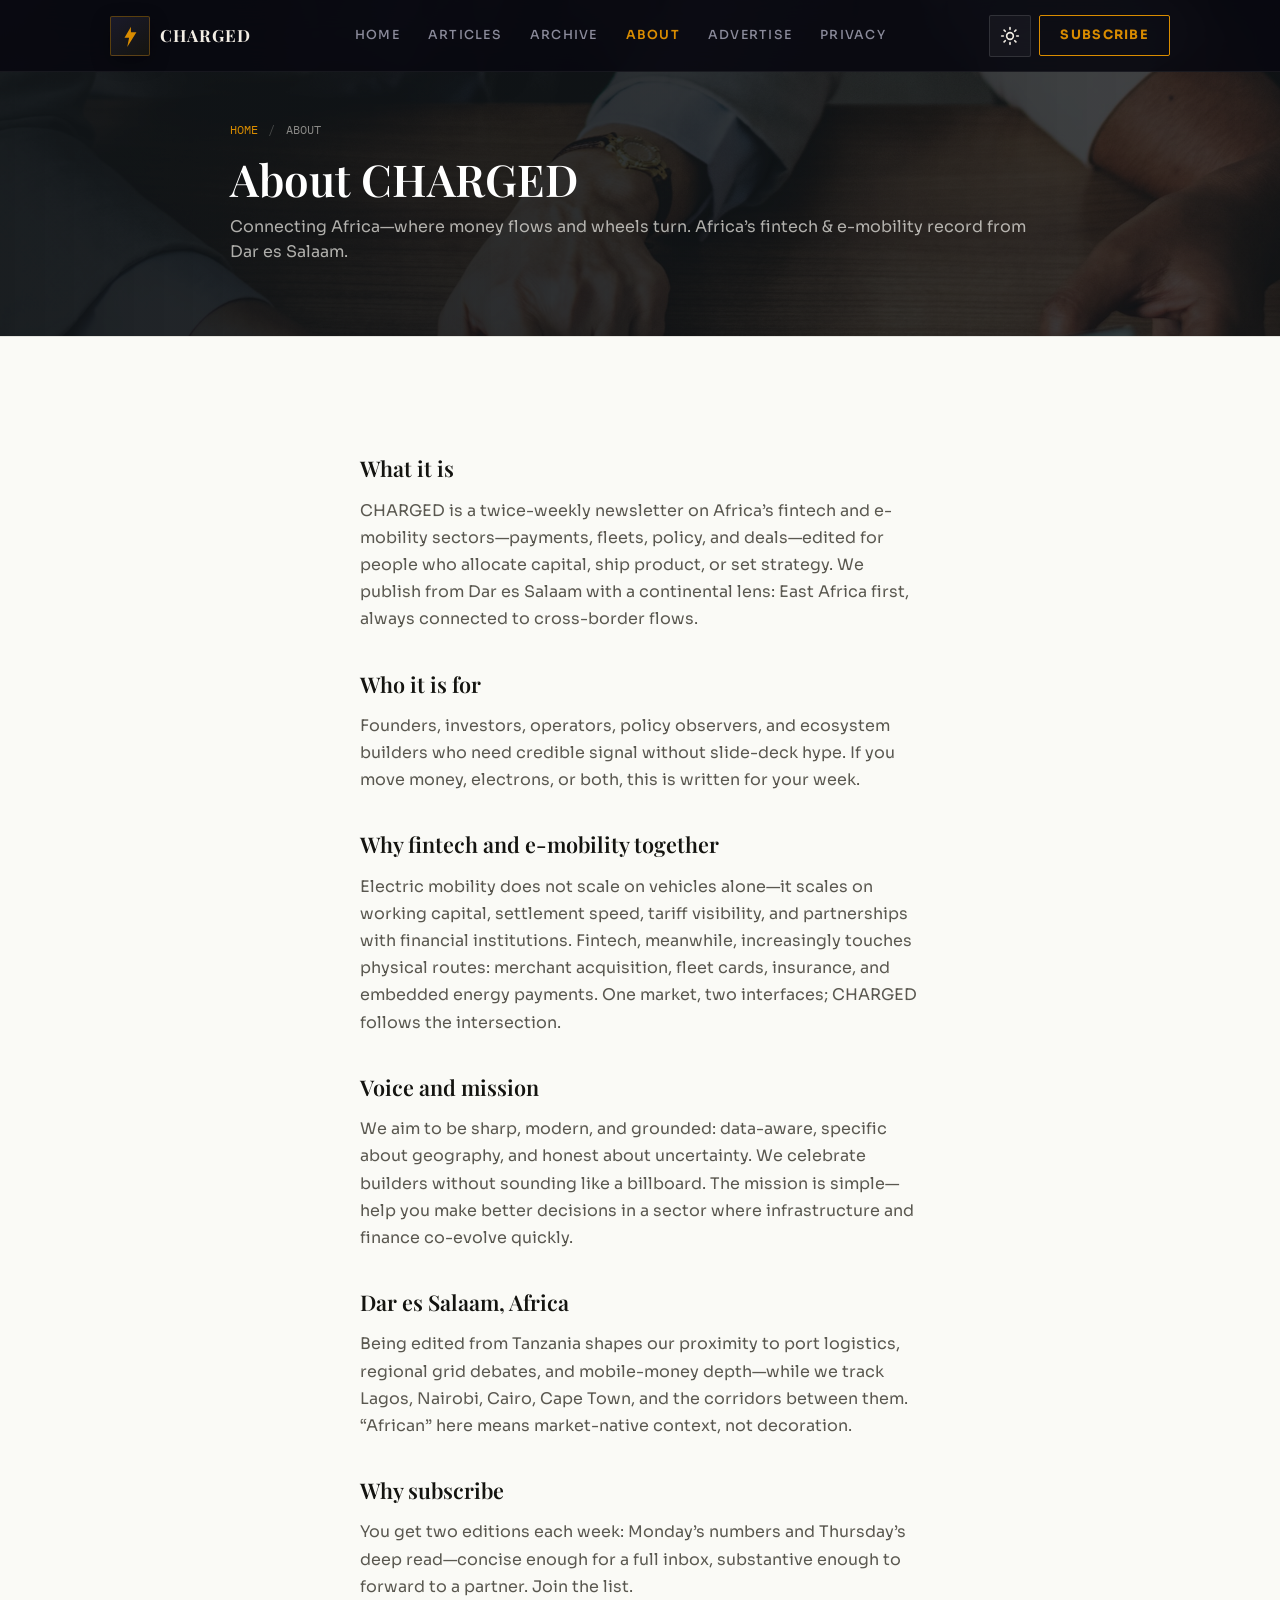
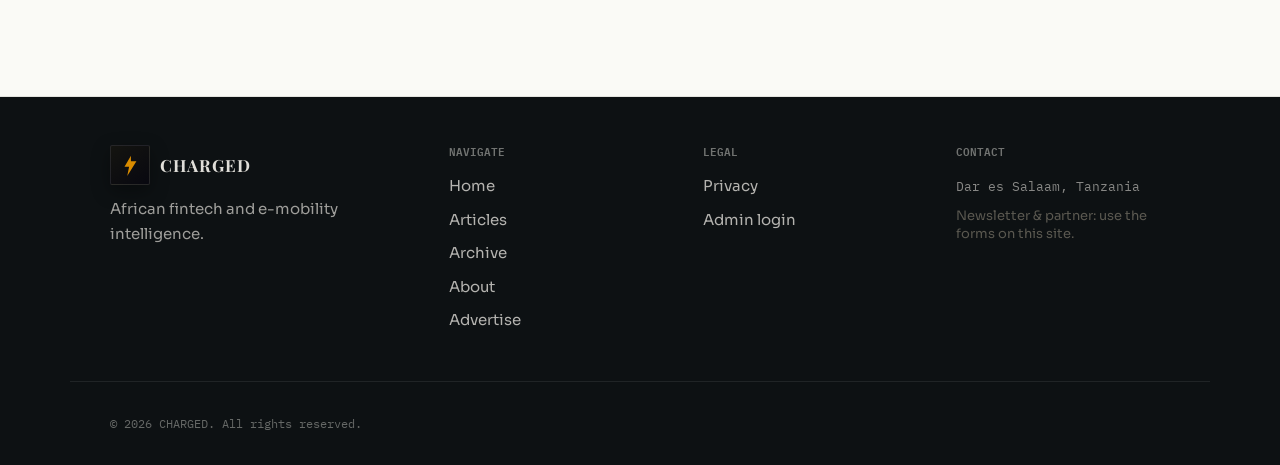
<file: about.html>
<!DOCTYPE html>
<html lang="en" data-theme="light">
<head>
  <meta charset="UTF-8">
  <meta name="viewport" content="width=device-width, initial-scale=1">
  <title>About — CHARGED</title>
  <meta name="description" content="What CHARGED is, who it serves, and why fintech and e-mobility belong in one conversation—published from Dar es Salaam.">
  <link rel="canonical" href="https://charged.news/about.html">
  <meta property="og:title" content="About — CHARGED">
  <meta property="og:description" content="Weekly intelligence on Africa’s fintech and e-mobility sectors.">
  <link rel="icon" href="assets/images/favicon.svg" type="image/svg+xml">
  <link rel="stylesheet" href="assets/css/charged.css">
</head>
<body>
  <a class="ch-skip" href="#main">Skip to content</a>
  <div class="ch-page">
    <header class="ch-header">
      <div class="ch-container ch-header__inner">
        <a class="ch-logo" href="index.php">
          <span class="ch-logo__mark" aria-hidden="true">
            <svg viewBox="0 0 24 24" fill="none" xmlns="http://www.w3.org/2000/svg"><path d="M13 2L6 14h5l-2 10 10-16h-6l0-6z" fill="currentColor"/></svg>
          </span>
          <span class="ch-logo__text">CHARGED</span>
        </a>
        <nav class="ch-nav" aria-label="Primary">
          <a href="index.php">Home</a>
          <a href="articles.php">Articles</a>
          <a href="archive.html">Archive</a>
          <a href="about.html" aria-current="page">About</a>
          <a href="advertise.html">Advertise</a>
          <a href="privacy.html">Privacy</a>
        </nav>
        <div class="ch-header__actions">
          <button type="button" class="ch-icon-btn" id="theme-toggle" aria-label="Switch color theme">
            <svg class="ch-theme-icon ch-theme-icon--sun" width="20" height="20" viewBox="0 0 24 24" fill="none" xmlns="http://www.w3.org/2000/svg" aria-hidden="true">
              <circle cx="12" cy="12" r="4" stroke="currentColor" stroke-width="2"/>
              <path d="M12 2v2M12 20v2M4.93 4.93l1.41 1.41M17.66 17.66l1.41 1.41M2 12h2M20 12h2M4.93 19.07l1.41-1.41M17.66 6.34l1.41-1.41" stroke="currentColor" stroke-width="2" stroke-linecap="round"/>
            </svg>
            <svg class="ch-theme-icon ch-theme-icon--moon" width="20" height="20" viewBox="0 0 24 24" fill="none" xmlns="http://www.w3.org/2000/svg" aria-hidden="true">
              <path d="M21 12.79A9 9 0 1111.21 3 7 7 0 0021 12.79z" stroke="currentColor" stroke-width="2" stroke-linecap="round" stroke-linejoin="round"/>
            </svg>
          </button>
          <a class="ch-btn ch-btn--primary ch-hide-mobile" href="index.php#subscribe">Subscribe</a>
          <button type="button" class="ch-nav-toggle" id="nav-toggle" aria-expanded="false" aria-controls="mobile-nav" aria-label="Open menu">
            <span></span><span></span><span></span>
          </button>
        </div>
      </div>
      <div class="ch-mobile-nav" id="mobile-nav" aria-hidden="true">
        <ul>
          <li><a href="index.php">Home</a></li>
          <li><a href="articles.php">Articles</a></li>
          <li><a href="archive.html">Archive</a></li>
          <li><a href="about.html">About</a></li>
          <li><a href="advertise.html">Advertise</a></li>
          <li><a href="privacy.html">Privacy</a></li>
          <li><a href="index.php#subscribe">Subscribe</a></li>
        </ul>
      </div>
    </header>

    <main class="ch-main" id="main">
      <header class="ch-page-hero">
        <div class="ch-container ch-container--narrow">
          <nav aria-label="Breadcrumb">
            <ol class="ch-breadcrumb">
              <li><a href="index.php">Home</a></li>
              <li aria-current="page">About</li>
            </ol>
          </nav>
          <h1>About CHARGED</h1>
          <p class="ch-page-hero__subline">Connecting Africa—where money flows and wheels turn. Africa’s fintech &amp; e-mobility record from Dar es Salaam.</p>
        </div>
      </header>

      <section class="ch-section ch-section--surface">
        <div class="ch-container ch-container--narrow ch-prose">
          <h2>What it is</h2>
          <p>CHARGED is a twice-weekly newsletter on Africa’s fintech and e-mobility sectors—payments, fleets, policy, and deals—edited for people who allocate capital, ship product, or set strategy. We publish from Dar es Salaam with a continental lens: East Africa first, always connected to cross-border flows.</p>

          <h2>Who it is for</h2>
          <p>Founders, investors, operators, policy observers, and ecosystem builders who need credible signal without slide-deck hype. If you move money, electrons, or both, this is written for your week.</p>

          <h2>Why fintech and e-mobility together</h2>
          <p>Electric mobility does not scale on vehicles alone—it scales on working capital, settlement speed, tariff visibility, and partnerships with financial institutions. Fintech, meanwhile, increasingly touches physical routes: merchant acquisition, fleet cards, insurance, and embedded energy payments. One market, two interfaces; CHARGED follows the intersection.</p>

          <h2>Voice and mission</h2>
          <p>We aim to be sharp, modern, and grounded: data-aware, specific about geography, and honest about uncertainty. We celebrate builders without sounding like a billboard. The mission is simple—help you make better decisions in a sector where infrastructure and finance co-evolve quickly.</p>

          <h2>Dar es Salaam, Africa</h2>
          <p>Being edited from Tanzania shapes our proximity to port logistics, regional grid debates, and mobile-money depth—while we track Lagos, Nairobi, Cairo, Cape Town, and the corridors between them. “African” here means market-native context, not decoration.</p>

          <h2>Why subscribe</h2>
          <p>You get two editions each week: Monday’s numbers and Thursday’s deep read—concise enough for a full inbox, substantive enough to forward to a partner. <a href="index.php#subscribe">Join the list</a>.</p>
        </div>
      </section>
    </main>

    <footer class="ch-footer">
      <div class="ch-container ch-footer__grid">
        <div class="ch-footer__brand">
          <a class="ch-logo ch-logo--footer" href="index.php">
            <span class="ch-logo__mark ch-logo__mark--footer" aria-hidden="true">
              <svg viewBox="0 0 24 24" width="22" height="22" xmlns="http://www.w3.org/2000/svg" aria-hidden="true">
                <path d="M13 2L6 14h5l-2 10 10-16h-6l0-6z" fill="currentColor"/>
              </svg>
            </span>
            <span class="ch-logo__text">CHARGED</span>
          </a>
          <p>African fintech and e-mobility intelligence.</p>
        </div>
        <div>
          <h2 class="ch-footer__title">Navigate</h2>
          <ul class="ch-footer__list">
            <li><a href="index.php">Home</a></li>
            <li><a href="articles.php">Articles</a></li>
            <li><a href="archive.html">Archive</a></li>
            <li><a href="about.html">About</a></li>
            <li><a href="advertise.html">Advertise</a></li>
          </ul>
        </div>
        <div>
          <h2 class="ch-footer__title">Legal</h2>
          <ul class="ch-footer__list">
            <li><a href="privacy.html">Privacy</a></li>
            <li><a href="admin/login.php">Admin login</a></li>
          </ul>
        </div>
        <div>
          <h2 class="ch-footer__title">Contact</h2>
          <ul class="ch-footer__list">
            <li><span class="ch-footer__location">Dar es Salaam, Tanzania</span></li>
            <li><span class="ch-footer__hint">Newsletter &amp; partner: use the forms on this site.</span></li>
          </ul>
        </div>
      </div>
      <div class="ch-container ch-footer__bottom">
        <p>© <span id="y"></span> CHARGED. All rights reserved.</p>
      </div>
    </footer>
  </div>
  <script>document.getElementById("y").textContent = new Date().getFullYear();</script>
  <script src="assets/js/charged-path.js" defer></script>
  <script src="assets/js/main.js" defer></script>
</body>
</html>
</file>
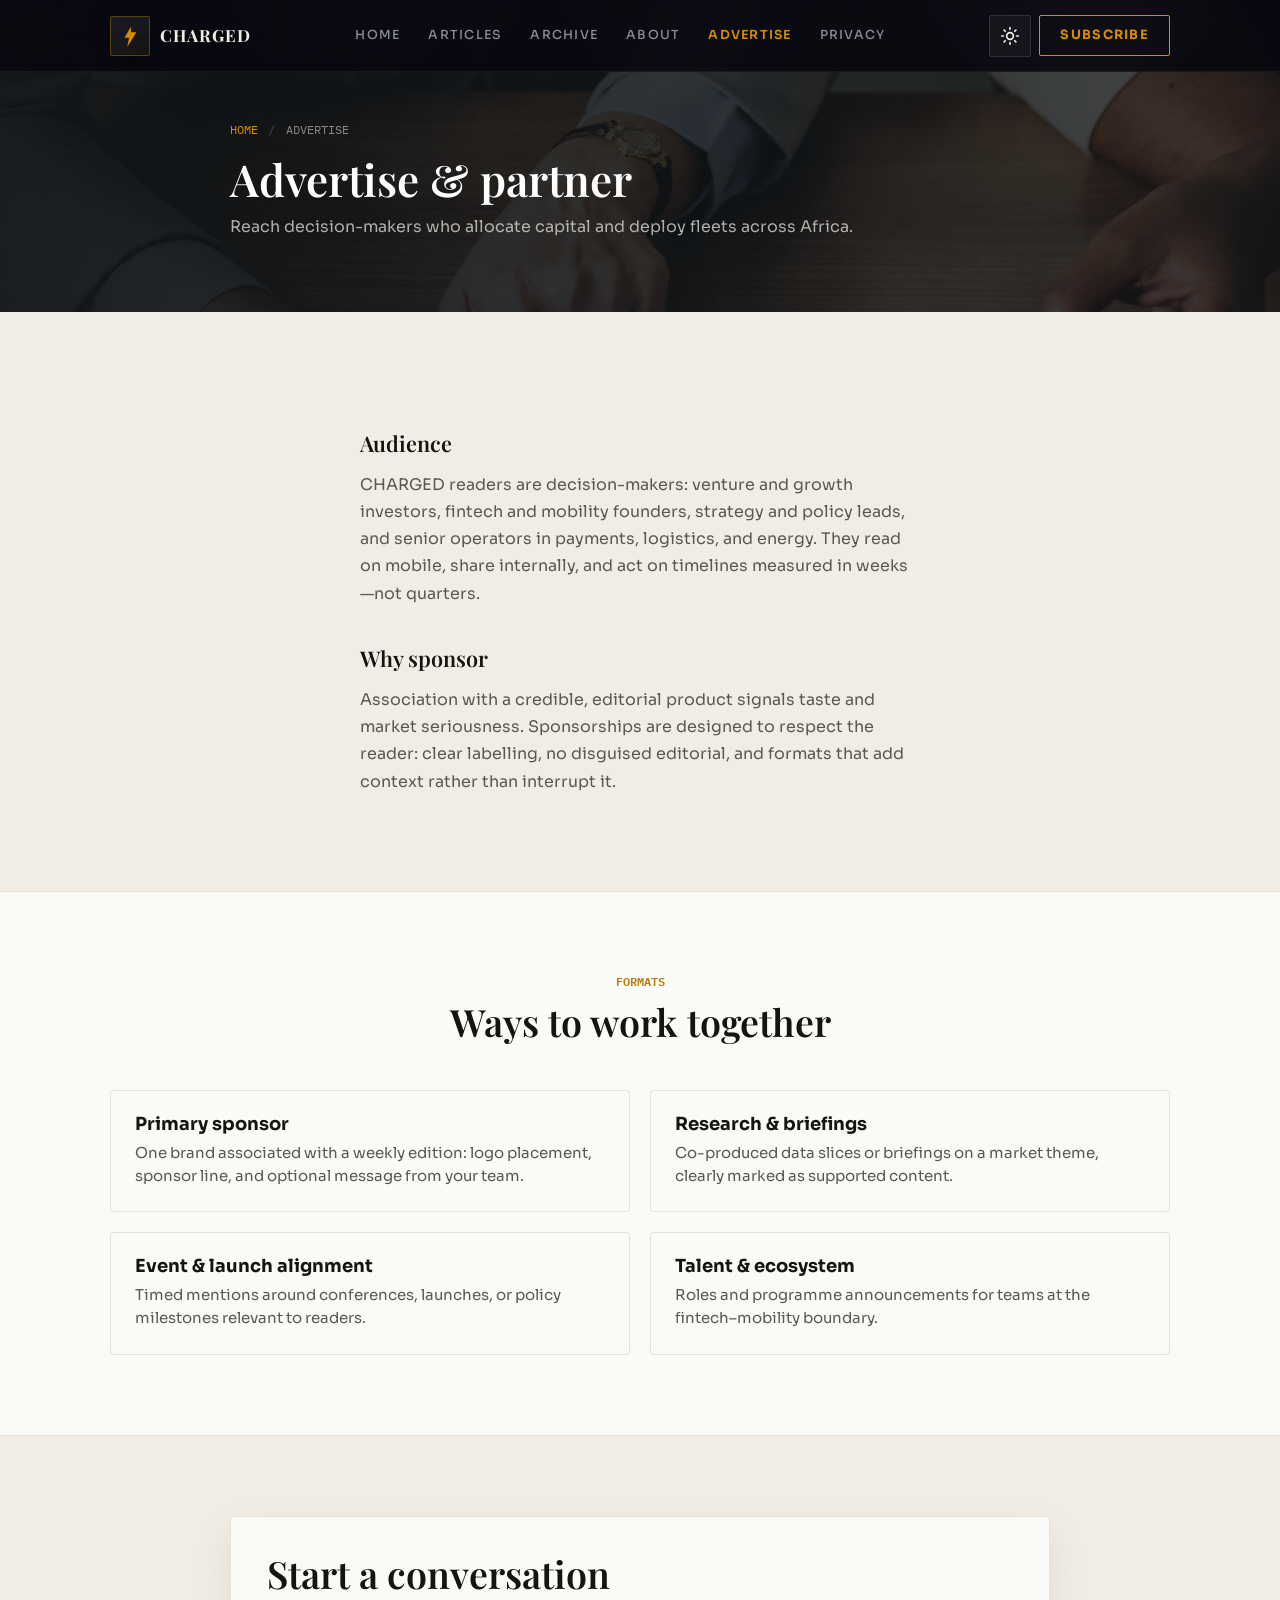
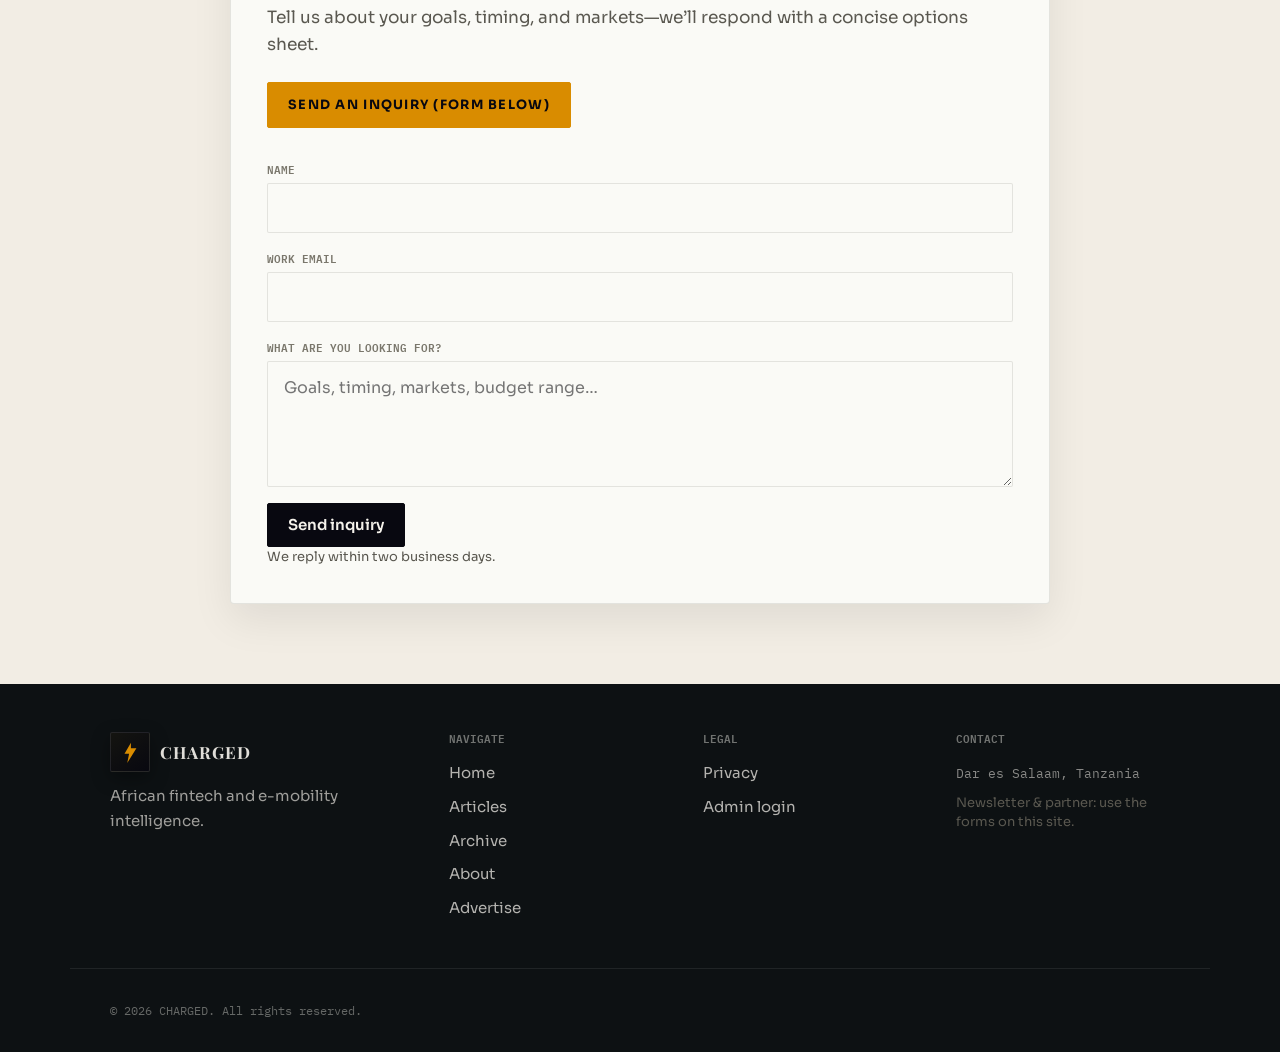
<file: advertise.html>
<!DOCTYPE html>
<html lang="en" data-theme="light">
<head>
  <meta charset="UTF-8">
  <meta name="viewport" content="width=device-width, initial-scale=1">
  <title>Advertise &amp; partner — CHARGED</title>
  <meta name="description" content="Reach founders, investors, and operators across African fintech and e-mobility with CHARGED.">
  <link rel="canonical" href="https://charged.news/advertise.html">
  <meta property="og:title" content="Advertise — CHARGED">
  <link rel="icon" href="assets/images/favicon.svg" type="image/svg+xml">
  <link rel="stylesheet" href="assets/css/charged.css">
</head>
<body>
  <a class="ch-skip" href="#main">Skip to content</a>
  <div class="ch-page">
    <header class="ch-header">
      <div class="ch-container ch-header__inner">
        <a class="ch-logo" href="index.php">
          <span class="ch-logo__mark" aria-hidden="true">
            <svg viewBox="0 0 24 24" fill="none" xmlns="http://www.w3.org/2000/svg"><path d="M13 2L6 14h5l-2 10 10-16h-6l0-6z" fill="currentColor"/></svg>
          </span>
          <span class="ch-logo__text">CHARGED</span>
        </a>
        <nav class="ch-nav" aria-label="Primary">
          <a href="index.php">Home</a>
          <a href="articles.php">Articles</a>
          <a href="archive.html">Archive</a>
          <a href="about.html">About</a>
          <a href="advertise.html" aria-current="page">Advertise</a>
          <a href="privacy.html">Privacy</a>
        </nav>
        <div class="ch-header__actions">
          <button type="button" class="ch-icon-btn" id="theme-toggle" aria-label="Switch color theme">
            <svg class="ch-theme-icon ch-theme-icon--sun" width="20" height="20" viewBox="0 0 24 24" fill="none" xmlns="http://www.w3.org/2000/svg" aria-hidden="true">
              <circle cx="12" cy="12" r="4" stroke="currentColor" stroke-width="2"/>
              <path d="M12 2v2M12 20v2M4.93 4.93l1.41 1.41M17.66 17.66l1.41 1.41M2 12h2M20 12h2M4.93 19.07l1.41-1.41M17.66 6.34l1.41-1.41" stroke="currentColor" stroke-width="2" stroke-linecap="round"/>
            </svg>
            <svg class="ch-theme-icon ch-theme-icon--moon" width="20" height="20" viewBox="0 0 24 24" fill="none" xmlns="http://www.w3.org/2000/svg" aria-hidden="true">
              <path d="M21 12.79A9 9 0 1111.21 3 7 7 0 0021 12.79z" stroke="currentColor" stroke-width="2" stroke-linecap="round" stroke-linejoin="round"/>
            </svg>
          </button>
          <a class="ch-btn ch-btn--primary ch-hide-mobile" href="index.php#subscribe">Subscribe</a>
          <button type="button" class="ch-nav-toggle" id="nav-toggle" aria-expanded="false" aria-controls="mobile-nav" aria-label="Open menu">
            <span></span><span></span><span></span>
          </button>
        </div>
      </div>
      <div class="ch-mobile-nav" id="mobile-nav" aria-hidden="true">
        <ul>
          <li><a href="index.php">Home</a></li>
          <li><a href="articles.php">Articles</a></li>
          <li><a href="archive.html">Archive</a></li>
          <li><a href="about.html">About</a></li>
          <li><a href="advertise.html">Advertise</a></li>
          <li><a href="privacy.html">Privacy</a></li>
          <li><a href="index.php#subscribe">Subscribe</a></li>
        </ul>
      </div>
    </header>

    <main class="ch-main" id="main">
      <header class="ch-page-hero">
        <div class="ch-container ch-container--narrow">
          <nav aria-label="Breadcrumb">
            <ol class="ch-breadcrumb">
              <li><a href="index.php">Home</a></li>
              <li aria-current="page">Advertise</li>
            </ol>
          </nav>
          <h1>Advertise &amp; partner</h1>
          <p class="ch-page-hero__subline">Reach decision-makers who allocate capital and deploy fleets across Africa.</p>
        </div>
      </header>

      <section class="ch-section">
        <div class="ch-container ch-container--narrow ch-prose">
          <h2>Audience</h2>
          <p>CHARGED readers are decision-makers: venture and growth investors, fintech and mobility founders, strategy and policy leads, and senior operators in payments, logistics, and energy. They read on mobile, share internally, and act on timelines measured in weeks—not quarters.</p>

          <h2>Why sponsor</h2>
          <p>Association with a credible, editorial product signals taste and market seriousness. Sponsorships are designed to respect the reader: clear labelling, no disguised editorial, and formats that add context rather than interrupt it.</p>
        </div>
      </section>

      <section class="ch-section ch-section--surface">
        <div class="ch-container">
          <header class="ch-section-head ch-section-head--center">
            <span class="ch-eyebrow">Formats</span>
            <h2 class="ch-section-title">Ways to work together</h2>
          </header>
          <div class="ch-card-grid ch-card-grid--2">
            <div class="ch-card ch-card--topic ch-card--format">
              <h3>Primary sponsor</h3>
              <p class="ch-card__excerpt">One brand associated with a weekly edition: logo placement, sponsor line, and optional message from your team.</p>
            </div>
            <div class="ch-card ch-card--topic ch-card--format">
              <h3>Research &amp; briefings</h3>
              <p class="ch-card__excerpt">Co-produced data slices or briefings on a market theme, clearly marked as supported content.</p>
            </div>
            <div class="ch-card ch-card--topic ch-card--format">
              <h3>Event &amp; launch alignment</h3>
              <p class="ch-card__excerpt">Timed mentions around conferences, launches, or policy milestones relevant to readers.</p>
            </div>
            <div class="ch-card ch-card--topic ch-card--format">
              <h3>Talent &amp; ecosystem</h3>
              <p class="ch-card__excerpt">Roles and programme announcements for teams at the fintech–mobility boundary.</p>
            </div>
          </div>
        </div>
      </section>

      <section class="ch-section">
        <div class="ch-container ch-container--narrow">
          <div class="ch-subscribe-block">
            <h2 class="ch-section-title">Start a conversation</h2>
            <p class="ch-section-dek">Tell us about your goals, timing, and markets—we’ll respond with a concise options sheet.</p>
            <p class="ch-advertise-lead">
              <a class="ch-btn ch-btn--primary" href="#partner-form">Send an inquiry (form below)</a>
            </p>
            <form class="ch-contact-form ch-partner-form" id="partner-form" action="#" method="post" novalidate>
              <div class="ch-field">
                <label class="ch-label" for="co-name">Name</label>
                <input class="ch-input" type="text" id="co-name" name="name" autocomplete="name">
              </div>
              <div class="ch-field">
                <label class="ch-label" for="co-email">Work email</label>
                <input class="ch-input" type="email" id="co-email" name="email" autocomplete="email" required>
                <p class="ch-field-error" role="alert"></p>
              </div>
              <div class="ch-field">
                <label class="ch-label" for="co-msg">What are you looking for?</label>
                <textarea class="ch-input" id="co-msg" name="message" rows="4" required minlength="10" maxlength="8000" placeholder="Goals, timing, markets, budget range…"></textarea>
                <p class="ch-field-error" role="alert"></p>
              </div>
              <div class="ch-honeypot" aria-hidden="true">
                <label for="partner-website">Company site</label>
                <input type="text" id="partner-website" name="website" tabindex="-1" autocomplete="off">
              </div>
              <button type="submit" class="ch-btn ch-btn--dark ch-partner-cta">Send inquiry</button>
              <p id="partner-form-note" class="ch-field-hint ch-partner-form__hint">We reply within two business days.</p>
              <p class="ch-form-status" role="status" aria-live="polite"></p>
            </form>
          </div>
        </div>
      </section>
    </main>

    <footer class="ch-footer">
      <div class="ch-container ch-footer__grid">
        <div class="ch-footer__brand">
          <a class="ch-logo ch-logo--footer" href="index.php">
            <span class="ch-logo__mark ch-logo__mark--footer" aria-hidden="true">
              <svg viewBox="0 0 24 24" width="22" height="22" xmlns="http://www.w3.org/2000/svg" aria-hidden="true">
                <path d="M13 2L6 14h5l-2 10 10-16h-6l0-6z" fill="currentColor"/>
              </svg>
            </span>
            <span class="ch-logo__text">CHARGED</span>
          </a>
          <p>African fintech and e-mobility intelligence.</p>
        </div>
        <div>
          <h2 class="ch-footer__title">Navigate</h2>
          <ul class="ch-footer__list">
            <li><a href="index.php">Home</a></li>
            <li><a href="articles.php">Articles</a></li>
            <li><a href="archive.html">Archive</a></li>
            <li><a href="about.html">About</a></li>
            <li><a href="advertise.html">Advertise</a></li>
          </ul>
        </div>
        <div>
          <h2 class="ch-footer__title">Legal</h2>
          <ul class="ch-footer__list">
            <li><a href="privacy.html">Privacy</a></li>
            <li><a href="admin/login.php">Admin login</a></li>
          </ul>
        </div>
        <div>
          <h2 class="ch-footer__title">Contact</h2>
          <ul class="ch-footer__list">
            <li><span class="ch-footer__location">Dar es Salaam, Tanzania</span></li>
            <li><span class="ch-footer__hint">Newsletter &amp; partner: use the forms on this site.</span></li>
          </ul>
        </div>
      </div>
      <div class="ch-container ch-footer__bottom">
        <p>© <span id="y"></span> CHARGED. All rights reserved.</p>
      </div>
    </footer>
  </div>
  <script>document.getElementById("y").textContent = new Date().getFullYear();</script>
  <script src="assets/js/charged-path.js" defer></script>
  <script src="assets/js/main.js" defer></script>
</body>
</html>
</file>
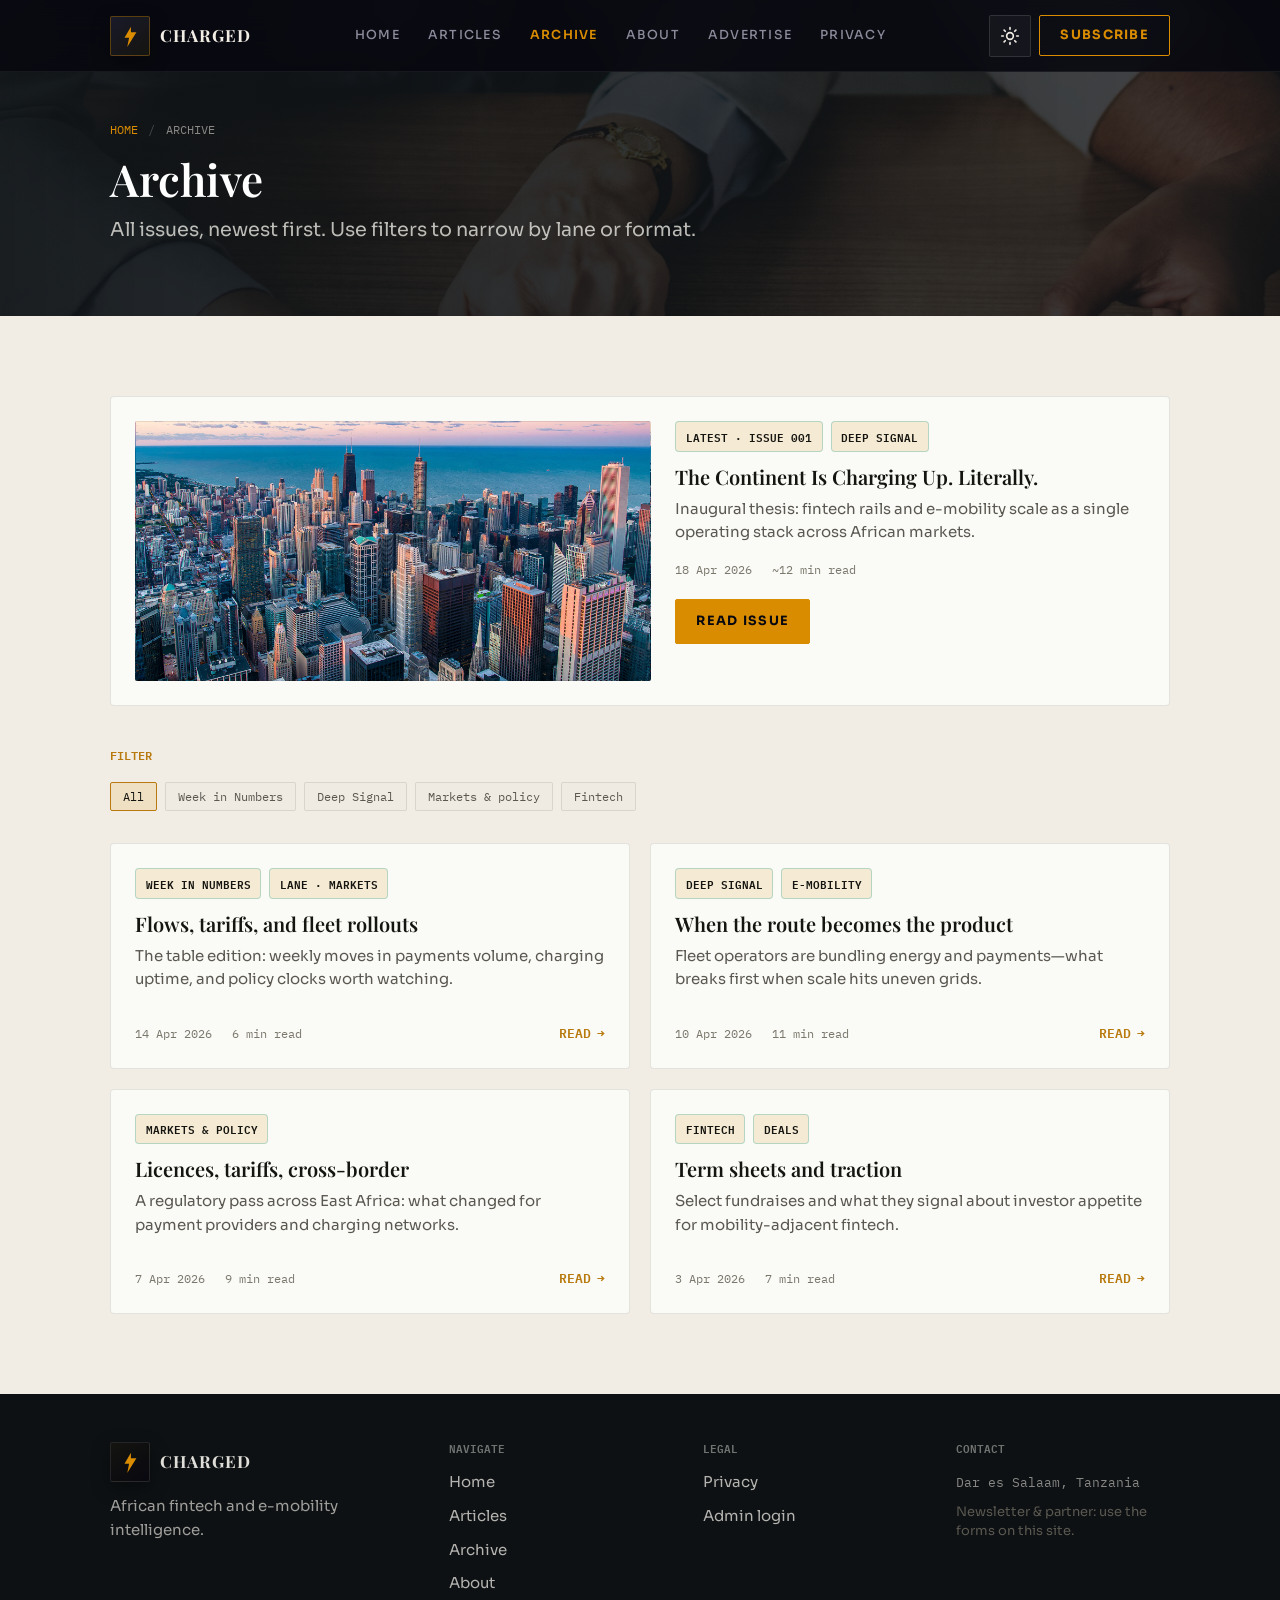
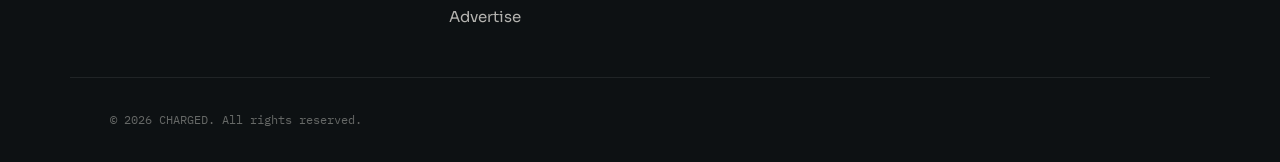
<file: archive.html>
<!DOCTYPE html>
<html lang="en" data-theme="light">
<head>
  <meta charset="UTF-8">
  <meta name="viewport" content="width=device-width, initial-scale=1">
  <title>Archive — CHARGED</title>
  <meta name="description" content="Browse every issue of CHARGED: Africa fintech and e-mobility intelligence.">
  <link rel="canonical" href="https://charged.news/archive.html">
  <meta property="og:title" content="Archive — CHARGED">
  <meta property="og:description" content="Browse every issue of CHARGED.">
  <meta property="og:url" content="https://charged.news/archive.html">
  <link rel="icon" href="assets/images/favicon.svg" type="image/svg+xml">
  <link rel="stylesheet" href="assets/css/charged.css">
</head>
<body>
  <a class="ch-skip" href="#main">Skip to content</a>
  <div class="ch-page">
    <header class="ch-header">
      <div class="ch-container ch-header__inner">
        <a class="ch-logo" href="index.php">
          <span class="ch-logo__mark" aria-hidden="true">
            <svg viewBox="0 0 24 24" fill="none" xmlns="http://www.w3.org/2000/svg"><path d="M13 2L6 14h5l-2 10 10-16h-6l0-6z" fill="currentColor"/></svg>
          </span>
          <span class="ch-logo__text">CHARGED</span>
        </a>
        <nav class="ch-nav" aria-label="Primary">
          <a href="index.php">Home</a>
          <a href="articles.php">Articles</a>
          <a href="archive.html" aria-current="page">Archive</a>
          <a href="about.html">About</a>
          <a href="advertise.html">Advertise</a>
          <a href="privacy.html">Privacy</a>
        </nav>
        <div class="ch-header__actions">
          <button type="button" class="ch-icon-btn" id="theme-toggle" aria-label="Switch color theme">
            <svg class="ch-theme-icon ch-theme-icon--sun" width="20" height="20" viewBox="0 0 24 24" fill="none" xmlns="http://www.w3.org/2000/svg" aria-hidden="true">
              <circle cx="12" cy="12" r="4" stroke="currentColor" stroke-width="2"/>
              <path d="M12 2v2M12 20v2M4.93 4.93l1.41 1.41M17.66 17.66l1.41 1.41M2 12h2M20 12h2M4.93 19.07l1.41-1.41M17.66 6.34l1.41-1.41" stroke="currentColor" stroke-width="2" stroke-linecap="round"/>
            </svg>
            <svg class="ch-theme-icon ch-theme-icon--moon" width="20" height="20" viewBox="0 0 24 24" fill="none" xmlns="http://www.w3.org/2000/svg" aria-hidden="true">
              <path d="M21 12.79A9 9 0 1111.21 3 7 7 0 0021 12.79z" stroke="currentColor" stroke-width="2" stroke-linecap="round" stroke-linejoin="round"/>
            </svg>
          </button>
          <a class="ch-btn ch-btn--primary ch-hide-mobile" href="index.php#subscribe">Subscribe</a>
          <button type="button" class="ch-nav-toggle" id="nav-toggle" aria-expanded="false" aria-controls="mobile-nav" aria-label="Open menu">
            <span></span><span></span><span></span>
          </button>
        </div>
      </div>
      <div class="ch-mobile-nav" id="mobile-nav" aria-hidden="true">
        <ul>
          <li><a href="index.php">Home</a></li>
          <li><a href="articles.php">Articles</a></li>
          <li><a href="archive.html">Archive</a></li>
          <li><a href="about.html">About</a></li>
          <li><a href="advertise.html">Advertise</a></li>
          <li><a href="privacy.html">Privacy</a></li>
          <li><a href="index.php#subscribe">Subscribe</a></li>
        </ul>
      </div>
    </header>

    <main class="ch-main" id="main">
      <header class="ch-page-hero">
        <div class="ch-container">
          <nav aria-label="Breadcrumb">
            <ol class="ch-breadcrumb">
              <li><a href="index.php">Home</a></li>
              <li aria-current="page">Archive</li>
            </ol>
          </nav>
          <h1>Archive</h1>
          <p class="ch-hero__dek ch-hero__dek--narrow">All issues, newest first. Use filters to narrow by lane or format.</p>
        </div>
      </header>

      <section class="ch-section" data-archive-filter>
        <div class="ch-container">
          <article class="ch-card ch-card--featured ch-archive-item ch-archive-lead" data-category="deep">
            <div class="ch-card__visual" style="background-image:url(img/bg-img/6.jpg);"></div>
            <div>
              <div class="ch-tag-row">
                <span class="ch-badge">Latest · Issue 001</span>
                <span class="ch-badge">Deep Signal</span>
              </div>
              <h2 class="ch-card__title"><a href="article.html">The Continent Is Charging Up. Literally.</a></h2>
              <p class="ch-card__excerpt">Inaugural thesis: fintech rails and e-mobility scale as a single operating stack across African markets.</p>
              <div class="ch-meta-row">
                <time datetime="2026-04-18">18 Apr 2026</time>
                <span>~12 min read</span>
              </div>
              <p class="ch-card__actions"><a class="ch-btn ch-btn--primary" href="article.html">Read issue</a></p>
            </div>
          </article>

          <p class="ch-eyebrow ch-filter-label">Filter</p>
          <div class="ch-tag-row" role="tablist" aria-label="Filter issues">
            <button type="button" class="ch-chip is-active" data-filter="all">All</button>
            <button type="button" class="ch-chip" data-filter="numbers">Week in Numbers</button>
            <button type="button" class="ch-chip" data-filter="deep">Deep Signal</button>
            <button type="button" class="ch-chip" data-filter="policy">Markets &amp; policy</button>
            <button type="button" class="ch-chip" data-filter="fintech">Fintech</button>
          </div>

          <div class="ch-card-grid ch-card-grid--2 ch-archive-grid-gap">
            <article class="ch-card ch-card--issue ch-archive-item" data-category="numbers">
              <div class="ch-tag-row">
                <span class="ch-badge">Week in Numbers</span>
                <span class="ch-badge">Lane · Markets</span>
              </div>
              <h3 class="ch-card__title"><a href="article.html">Flows, tariffs, and fleet rollouts</a></h3>
              <p class="ch-card__excerpt">The table edition: weekly moves in payments volume, charging uptime, and policy clocks worth watching.</p>
              <div class="ch-card__meta">
                <div class="ch-meta-row">
                  <time datetime="2026-04-14">14 Apr 2026</time>
                  <span>6 min read</span>
                </div>
                <a class="ch-link-arrow" href="article.html">Read</a>
              </div>
            </article>

            <article class="ch-card ch-card--issue ch-archive-item" data-category="deep">
              <div class="ch-tag-row">
                <span class="ch-badge">Deep Signal</span>
                <span class="ch-badge">E-mobility</span>
              </div>
              <h3 class="ch-card__title"><a href="article.html">When the route becomes the product</a></h3>
              <p class="ch-card__excerpt">Fleet operators are bundling energy and payments—what breaks first when scale hits uneven grids.</p>
              <div class="ch-card__meta">
                <div class="ch-meta-row">
                  <time datetime="2026-04-10">10 Apr 2026</time>
                  <span>11 min read</span>
                </div>
                <a class="ch-link-arrow" href="article.html">Read</a>
              </div>
            </article>

            <article class="ch-card ch-card--issue ch-archive-item" data-category="policy">
              <div class="ch-tag-row">
                <span class="ch-badge">Markets &amp; policy</span>
              </div>
              <h3 class="ch-card__title"><a href="article.html">Licences, tariffs, cross-border</a></h3>
              <p class="ch-card__excerpt">A regulatory pass across East Africa: what changed for payment providers and charging networks.</p>
              <div class="ch-card__meta">
                <div class="ch-meta-row">
                  <time datetime="2026-04-07">7 Apr 2026</time>
                  <span>9 min read</span>
                </div>
                <a class="ch-link-arrow" href="article.html">Read</a>
              </div>
            </article>

            <article class="ch-card ch-card--issue ch-archive-item" data-category="fintech">
              <div class="ch-tag-row">
                <span class="ch-badge">Fintech</span>
                <span class="ch-badge">Deals</span>
              </div>
              <h3 class="ch-card__title"><a href="article.html">Term sheets and traction</a></h3>
              <p class="ch-card__excerpt">Select fundraises and what they signal about investor appetite for mobility-adjacent fintech.</p>
              <div class="ch-card__meta">
                <div class="ch-meta-row">
                  <time datetime="2026-04-03">3 Apr 2026</time>
                  <span>7 min read</span>
                </div>
                <a class="ch-link-arrow" href="article.html">Read</a>
              </div>
            </article>
          </div>
        </div>
      </section>
    </main>

    <footer class="ch-footer">
      <div class="ch-container ch-footer__grid">
        <div class="ch-footer__brand">
          <a class="ch-logo ch-logo--footer" href="index.php">
            <span class="ch-logo__mark ch-logo__mark--footer" aria-hidden="true">
              <svg viewBox="0 0 24 24" width="22" height="22" xmlns="http://www.w3.org/2000/svg" aria-hidden="true">
                <path d="M13 2L6 14h5l-2 10 10-16h-6l0-6z" fill="currentColor"/>
              </svg>
            </span>
            <span class="ch-logo__text">CHARGED</span>
          </a>
          <p>African fintech and e-mobility intelligence.</p>
        </div>
        <div>
          <h2 class="ch-footer__title">Navigate</h2>
          <ul class="ch-footer__list">
            <li><a href="index.php">Home</a></li>
            <li><a href="articles.php">Articles</a></li>
            <li><a href="archive.html">Archive</a></li>
            <li><a href="about.html">About</a></li>
            <li><a href="advertise.html">Advertise</a></li>
          </ul>
        </div>
        <div>
          <h2 class="ch-footer__title">Legal</h2>
          <ul class="ch-footer__list">
            <li><a href="privacy.html">Privacy</a></li>
            <li><a href="admin/login.php">Admin login</a></li>
          </ul>
        </div>
        <div>
          <h2 class="ch-footer__title">Contact</h2>
          <ul class="ch-footer__list">
            <li><span class="ch-footer__location">Dar es Salaam, Tanzania</span></li>
            <li><span class="ch-footer__hint">Newsletter &amp; partner: use the forms on this site.</span></li>
          </ul>
        </div>
      </div>
      <div class="ch-container ch-footer__bottom">
        <p>© <span id="y"></span> CHARGED. All rights reserved.</p>
      </div>
    </footer>
  </div>
  <script>document.getElementById("y").textContent = new Date().getFullYear();</script>
  <script src="assets/js/charged-path.js" defer></script>
  <script src="assets/js/main.js" defer></script>
</body>
</html>
</file>
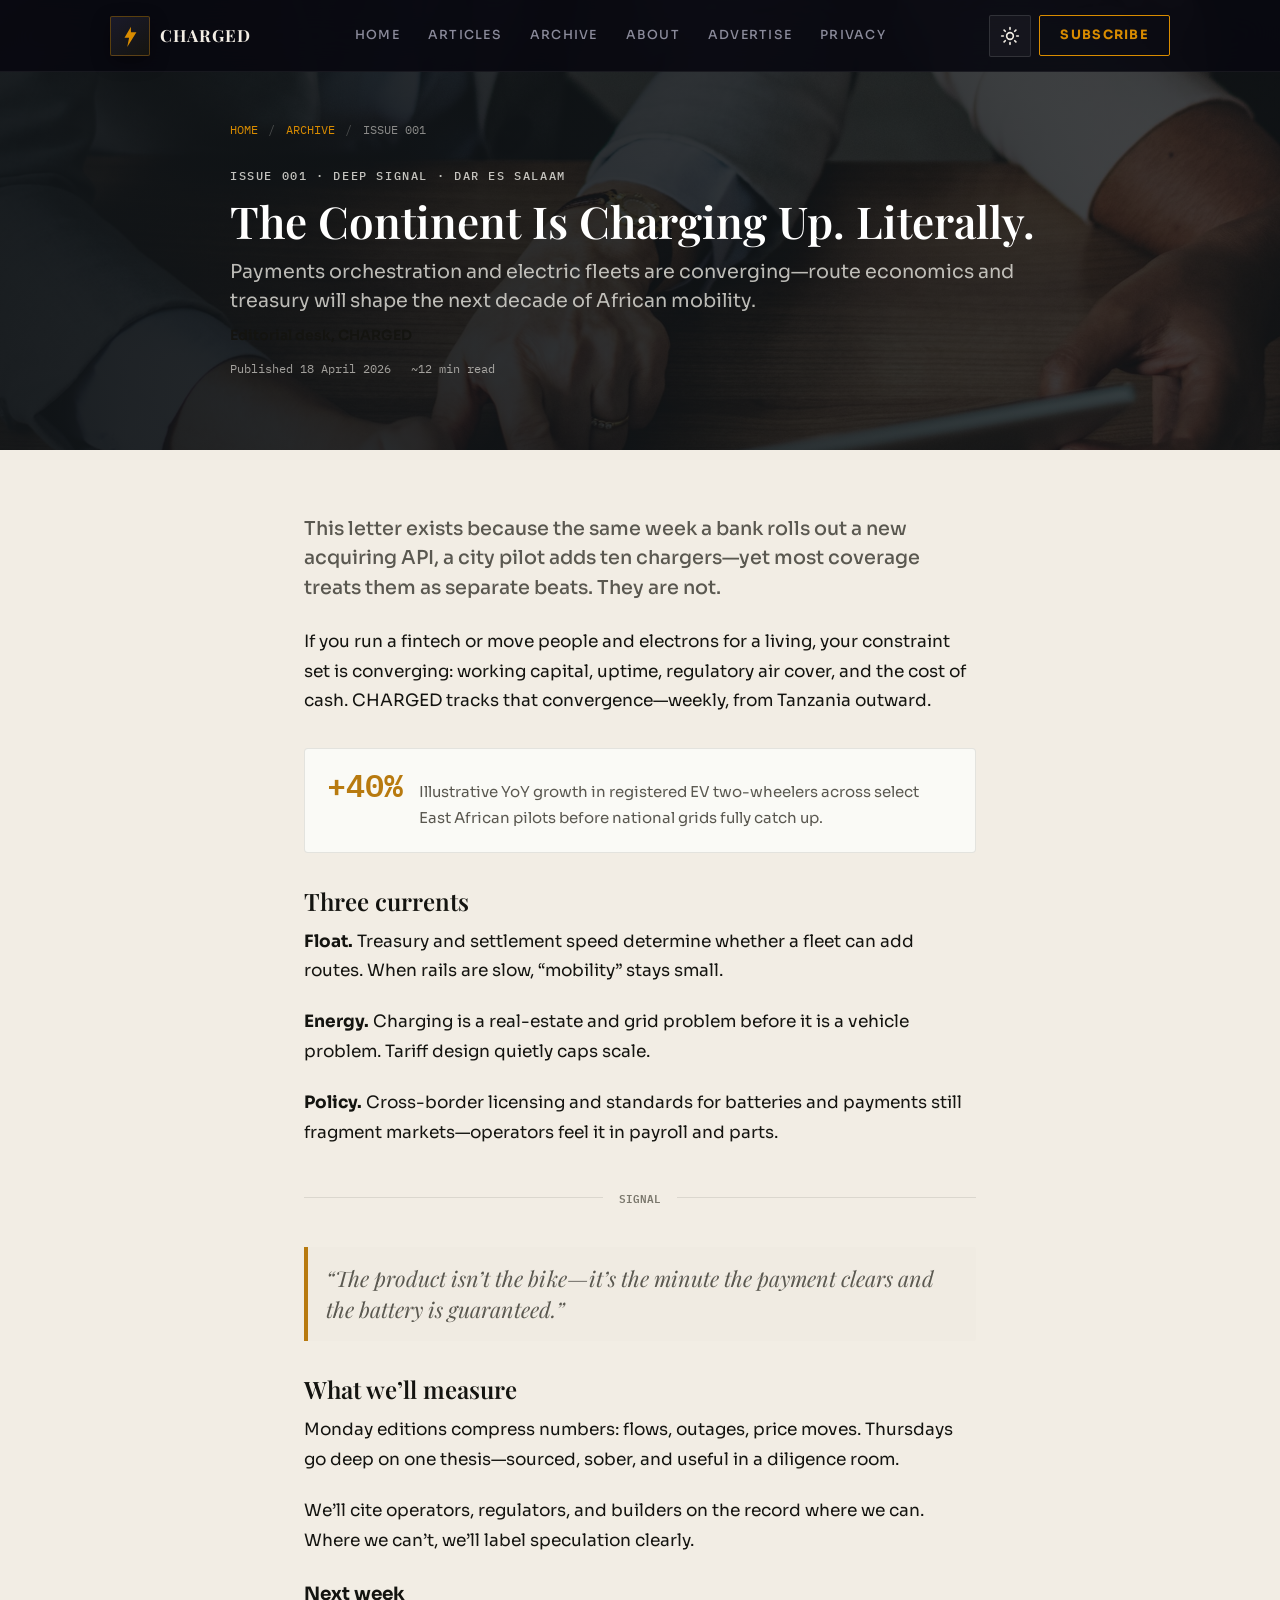
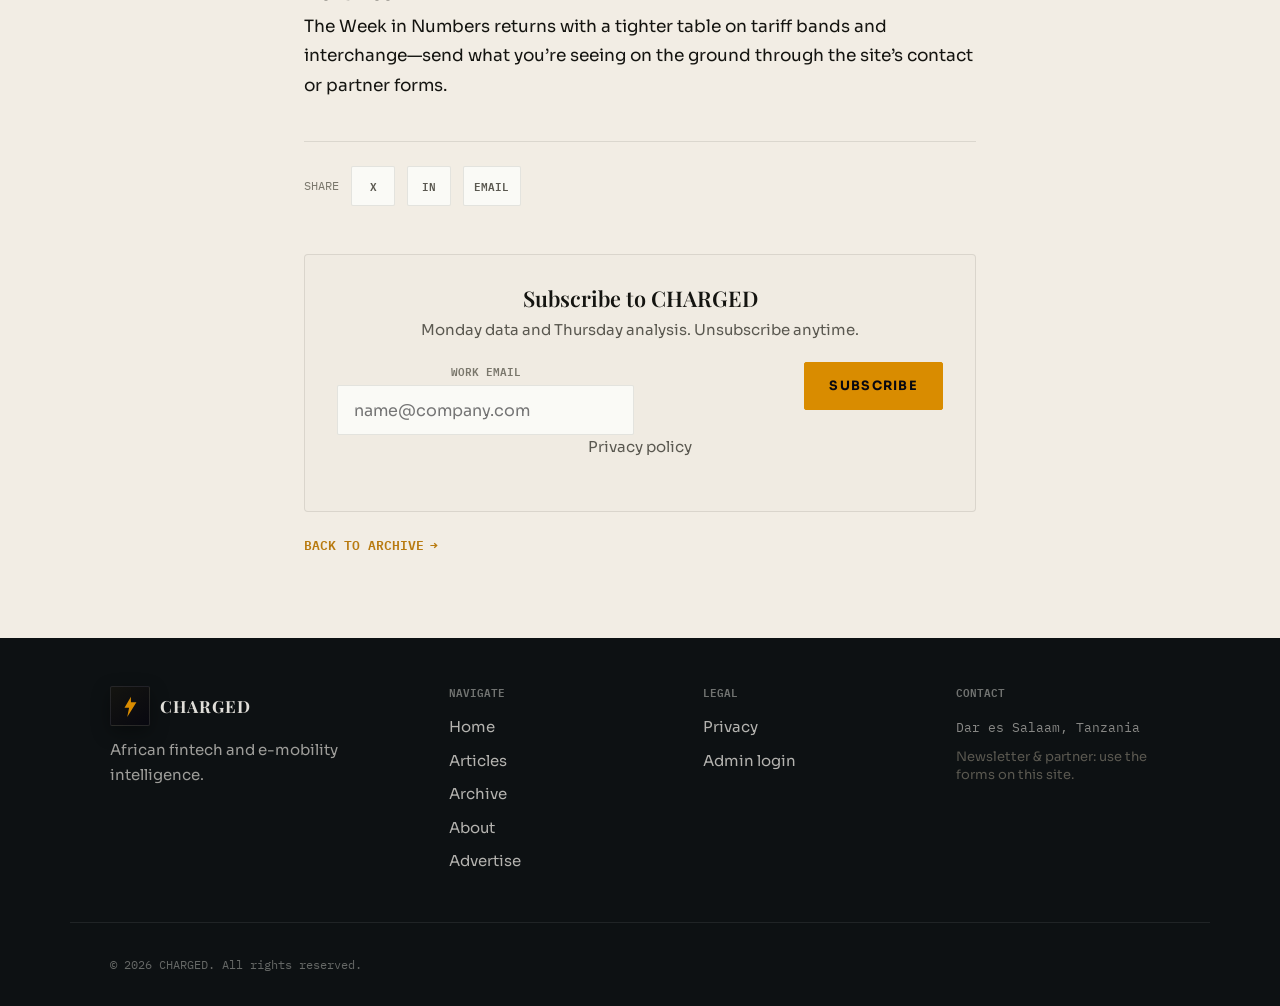
<file: article.html>
<!DOCTYPE html>
<html lang="en" data-theme="light">
<head>
  <meta charset="UTF-8">
  <meta name="viewport" content="width=device-width, initial-scale=1">
  <title>The Continent Is Charging Up. Literally. — CHARGED Issue 001</title>
  <meta name="description" content="Inaugural issue of CHARGED: fintech and e-mobility intelligence from Dar es Salaam.">
  <link rel="canonical" href="https://charged.news/article.html">
  <meta property="og:type" content="article">
  <meta property="og:title" content="The Continent Is Charging Up. Literally. — CHARGED">
  <meta property="og:description" content="Inaugural issue: where payment rails meet charging infrastructure across Africa.">
  <meta property="og:url" content="https://charged.news/article.html">
  <meta property="article:published_time" content="2026-04-18">
  <link rel="icon" href="assets/images/favicon.svg" type="image/svg+xml">
  <link rel="stylesheet" href="assets/css/charged.css">
</head>
<body>
  <a class="ch-skip" href="#article-body">Skip to article</a>
  <div class="ch-page">
    <header class="ch-header">
      <div class="ch-container ch-header__inner">
        <a class="ch-logo" href="index.php">
          <span class="ch-logo__mark" aria-hidden="true">
            <svg viewBox="0 0 24 24" fill="none" xmlns="http://www.w3.org/2000/svg"><path d="M13 2L6 14h5l-2 10 10-16h-6l0-6z" fill="currentColor"/></svg>
          </span>
          <span class="ch-logo__text">CHARGED</span>
        </a>
        <nav class="ch-nav" aria-label="Primary">
          <a href="index.php">Home</a>
          <a href="articles.php">Articles</a>
          <a href="archive.html">Archive</a>
          <a href="about.html">About</a>
          <a href="advertise.html">Advertise</a>
          <a href="privacy.html">Privacy</a>
        </nav>
        <div class="ch-header__actions">
          <button type="button" class="ch-icon-btn" id="theme-toggle" aria-label="Switch color theme">
            <svg class="ch-theme-icon ch-theme-icon--sun" width="20" height="20" viewBox="0 0 24 24" fill="none" xmlns="http://www.w3.org/2000/svg" aria-hidden="true">
              <circle cx="12" cy="12" r="4" stroke="currentColor" stroke-width="2"/>
              <path d="M12 2v2M12 20v2M4.93 4.93l1.41 1.41M17.66 17.66l1.41 1.41M2 12h2M20 12h2M4.93 19.07l1.41-1.41M17.66 6.34l1.41-1.41" stroke="currentColor" stroke-width="2" stroke-linecap="round"/>
            </svg>
            <svg class="ch-theme-icon ch-theme-icon--moon" width="20" height="20" viewBox="0 0 24 24" fill="none" xmlns="http://www.w3.org/2000/svg" aria-hidden="true">
              <path d="M21 12.79A9 9 0 1111.21 3 7 7 0 0021 12.79z" stroke="currentColor" stroke-width="2" stroke-linecap="round" stroke-linejoin="round"/>
            </svg>
          </button>
          <a class="ch-btn ch-btn--primary ch-hide-mobile" href="index.php#subscribe">Subscribe</a>
          <button type="button" class="ch-nav-toggle" id="nav-toggle" aria-expanded="false" aria-controls="mobile-nav" aria-label="Open menu">
            <span></span><span></span><span></span>
          </button>
        </div>
      </div>
      <div class="ch-mobile-nav" id="mobile-nav" aria-hidden="true">
        <ul>
          <li><a href="index.php">Home</a></li>
          <li><a href="articles.php">Articles</a></li>
          <li><a href="archive.html">Archive</a></li>
          <li><a href="about.html">About</a></li>
          <li><a href="advertise.html">Advertise</a></li>
          <li><a href="privacy.html">Privacy</a></li>
          <li><a href="index.php#subscribe">Subscribe</a></li>
        </ul>
      </div>
    </header>

    <main class="ch-main">
      <header class="ch-page-hero">
        <div class="ch-container ch-container--narrow">
          <nav aria-label="Breadcrumb">
            <ol class="ch-breadcrumb">
              <li><a href="index.php">Home</a></li>
              <li><a href="archive.html">Archive</a></li>
              <li aria-current="page">Issue 001</li>
            </ol>
          </nav>
          <p class="ch-kicker">Issue 001 · Deep Signal · Dar es Salaam</p>
          <h1>The Continent Is Charging Up. Literally.</h1>
          <p class="ch-hero__dek">Payments orchestration and electric fleets are converging—route economics and treasury will shape the next decade of African mobility.</p>
          <div class="ch-byline">
            <strong>Editorial desk, CHARGED</strong>
          </div>
          <div class="ch-meta-row">
            <time datetime="2026-04-18">Published 18 April 2026</time>
            <span>~12 min read</span>
          </div>
        </div>
      </header>

      <div class="ch-article-wrap ch-section">
        <article class="ch-article" itemscope itemtype="https://schema.org/NewsArticle">
          <meta itemprop="headline" content="The Continent Is Charging Up. Literally.">
          <meta itemprop="datePublished" content="2026-04-18">
          <div class="ch-article__body" id="article-body">
            <p class="ch-article__dek">This letter exists because the same week a bank rolls out a new acquiring API, a city pilot adds ten chargers—yet most coverage treats them as separate beats. They are not.</p>

            <p>If you run a fintech or move people and electrons for a living, your constraint set is converging: working capital, uptime, regulatory air cover, and the cost of cash. CHARGED tracks that convergence—weekly, from Tanzania outward.</p>

            <div class="ch-stat-callout" role="note">
              <span class="ch-stat-callout__value">+40%</span>
              <p class="ch-stat-callout__context">Illustrative YoY growth in registered EV two-wheelers across select East African pilots before national grids fully catch up.</p>
            </div>

            <h2>Three currents</h2>
            <p><strong>Float.</strong> Treasury and settlement speed determine whether a fleet can add routes. When rails are slow, “mobility” stays small.</p>
            <p><strong>Energy.</strong> Charging is a real-estate and grid problem before it is a vehicle problem. Tariff design quietly caps scale.</p>
            <p><strong>Policy.</strong> Cross-border licensing and standards for batteries and payments still fragment markets—operators feel it in payroll and parts.</p>

            <div class="ch-section-break" aria-hidden="true">Signal</div>

            <blockquote class="ch-pullquote">
              “The product isn’t the bike—it’s the minute the payment clears and the battery is guaranteed.”
            </blockquote>

            <h2>What we’ll measure</h2>
            <p>Monday editions compress numbers: flows, outages, price moves. Thursdays go deep on one thesis—sourced, sober, and useful in a diligence room.</p>
            <p>We’ll cite operators, regulators, and builders on the record where we can. Where we can’t, we’ll label speculation clearly.</p>

            <h3>Next week</h3>
            <p>The Week in Numbers returns with a tighter table on tariff bands and interchange—send what you’re seeing on the ground through the site’s contact or partner forms.</p>
          </div>

          <div class="ch-share-row">
            <span>Share</span>
            <a class="ch-share-link" href="https://twitter.com/intent/tweet?text=The%20Continent%20Is%20Charging%20Up.%20Literally.&amp;url=https%3A%2F%2Fcharged.news%2Farticle.html" target="_blank" rel="noopener noreferrer">X</a>
            <a class="ch-share-link" href="https://www.linkedin.com/sharing/share-offsite/?url=https%3A%2F%2Fcharged.news%2Farticle.html" target="_blank" rel="noopener noreferrer">in</a>
            <a class="ch-share-link" href="mailto:?subject=CHARGED%20Issue%20001&amp;body=https%3A%2F%2Fcharged.news%2Farticle.html">Email</a>
          </div>

          <aside class="ch-article-cta" aria-labelledby="sub-box-title">
            <h2 id="sub-box-title">Subscribe to CHARGED</h2>
            <p>Monday data and Thursday analysis. Unsubscribe anytime.</p>
            <form class="ch-subscribe-form" action="#" method="post" novalidate>
              <div class="ch-form-row">
                <div class="ch-field">
                  <label class="ch-label" for="email-article">Work email</label>
                  <input class="ch-input" type="email" id="email-article" name="email" autocomplete="email" placeholder="name@company.com" required>
                  <p class="ch-field-error" role="alert"></p>
                </div>
                <div class="ch-field ch-form-actions">
                  <span class="ch-label ch-sr-only">Submit subscription</span>
                  <button class="ch-btn ch-btn--primary ch-btn--submit" type="submit">Subscribe</button>
                </div>
              </div>
              <p class="ch-field-hint"><a href="privacy.html">Privacy policy</a></p>
              <div class="ch-honeypot" aria-hidden="true">
                <label for="website-article">Website</label>
                <input type="text" id="website-article" name="website" tabindex="-1" autocomplete="off">
              </div>
              <p class="ch-form-status" role="status" aria-live="polite"></p>
            </form>
          </aside>

          <p class="ch-card__actions"><a class="ch-link-arrow" href="archive.html">Back to archive</a></p>
        </article>
      </div>
    </main>

    <footer class="ch-footer">
      <div class="ch-container ch-footer__grid">
        <div class="ch-footer__brand">
          <a class="ch-logo ch-logo--footer" href="index.php">
            <span class="ch-logo__mark ch-logo__mark--footer" aria-hidden="true">
              <svg viewBox="0 0 24 24" width="22" height="22" xmlns="http://www.w3.org/2000/svg" aria-hidden="true">
                <path d="M13 2L6 14h5l-2 10 10-16h-6l0-6z" fill="currentColor"/>
              </svg>
            </span>
            <span class="ch-logo__text">CHARGED</span>
          </a>
          <p>African fintech and e-mobility intelligence.</p>
        </div>
        <div>
          <h2 class="ch-footer__title">Navigate</h2>
          <ul class="ch-footer__list">
            <li><a href="index.php">Home</a></li>
            <li><a href="articles.php">Articles</a></li>
            <li><a href="archive.html">Archive</a></li>
            <li><a href="about.html">About</a></li>
            <li><a href="advertise.html">Advertise</a></li>
          </ul>
        </div>
        <div>
          <h2 class="ch-footer__title">Legal</h2>
          <ul class="ch-footer__list">
            <li><a href="privacy.html">Privacy</a></li>
            <li><a href="admin/login.php">Admin login</a></li>
          </ul>
        </div>
        <div>
          <h2 class="ch-footer__title">Contact</h2>
          <ul class="ch-footer__list">
            <li><span class="ch-footer__location">Dar es Salaam, Tanzania</span></li>
            <li><span class="ch-footer__hint">Newsletter &amp; partner: use the forms on this site.</span></li>
          </ul>
        </div>
      </div>
      <div class="ch-container ch-footer__bottom">
        <p>© <span id="y"></span> CHARGED. All rights reserved.</p>
      </div>
    </footer>
  </div>
  <script>document.getElementById("y").textContent = new Date().getFullYear();</script>
  <script src="assets/js/charged-path.js" defer></script>
  <script src="assets/js/main.js" defer></script>
</body>
</html>
</file>
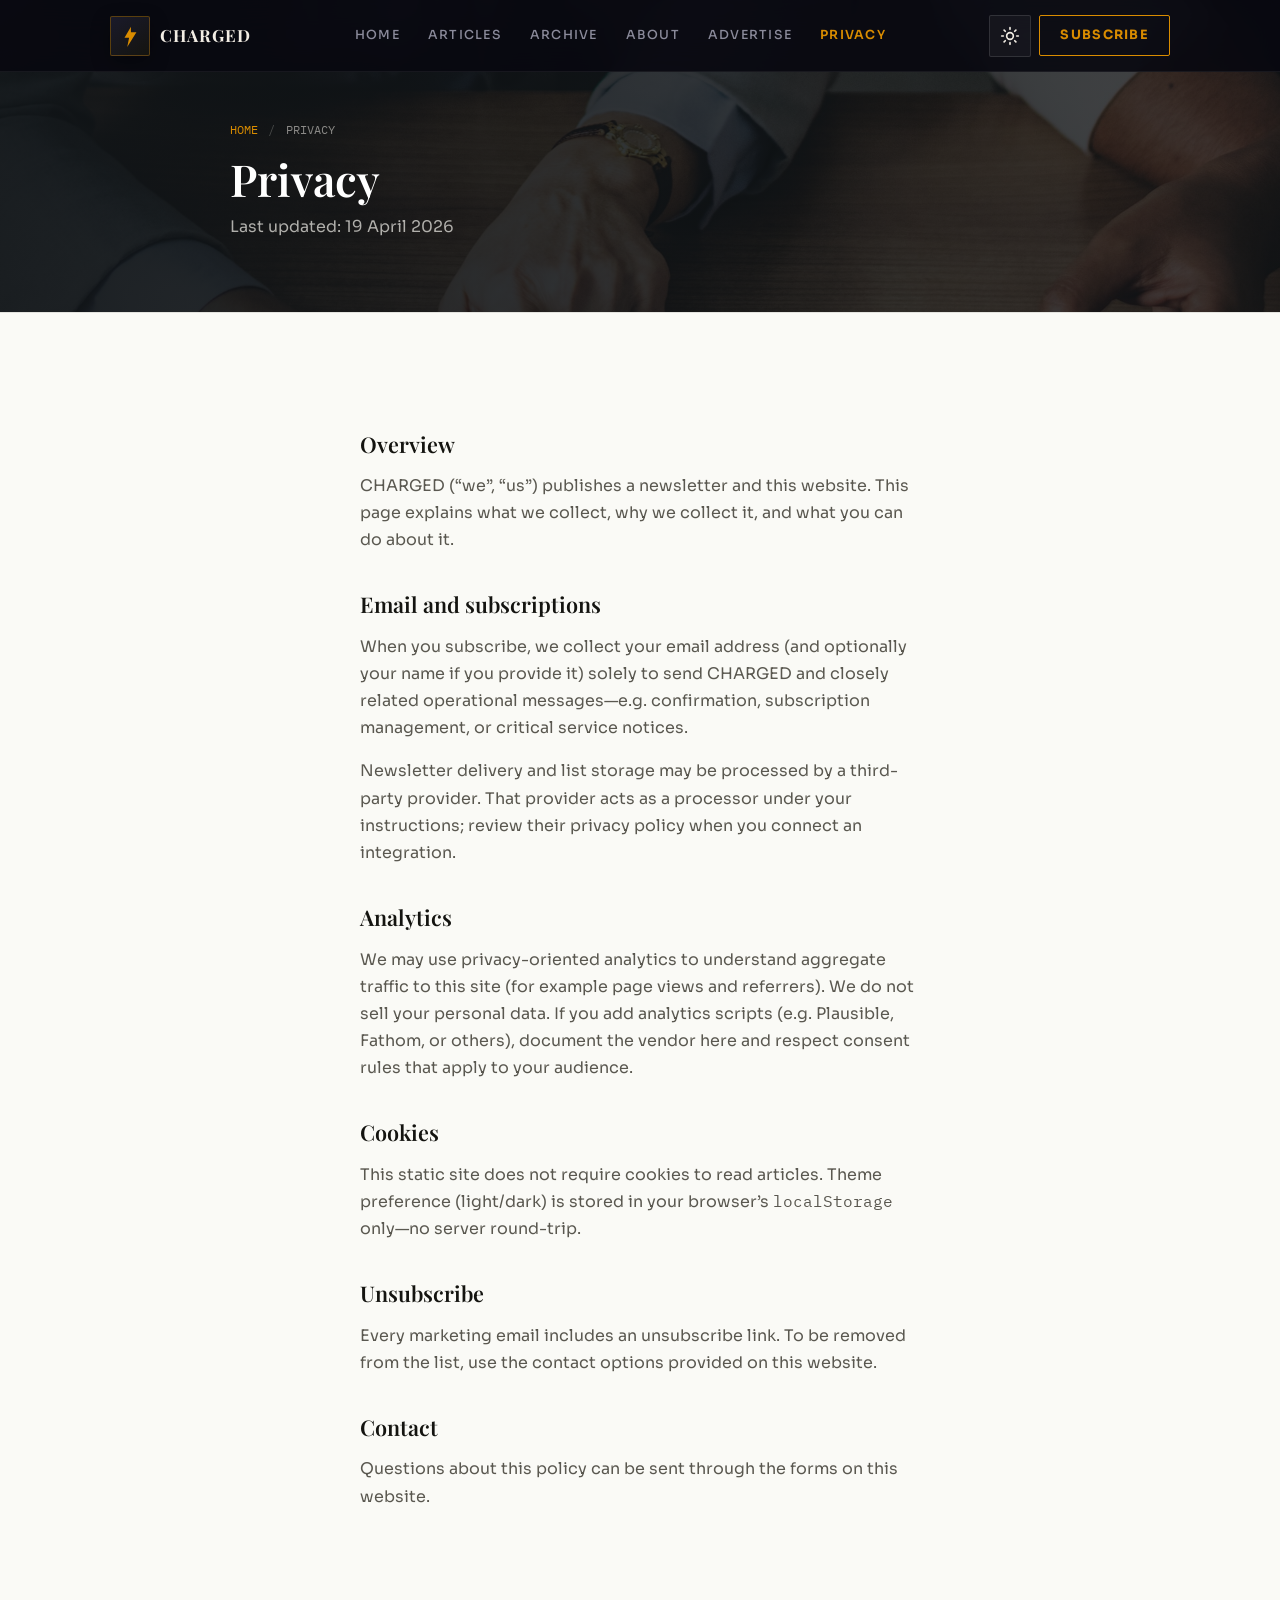
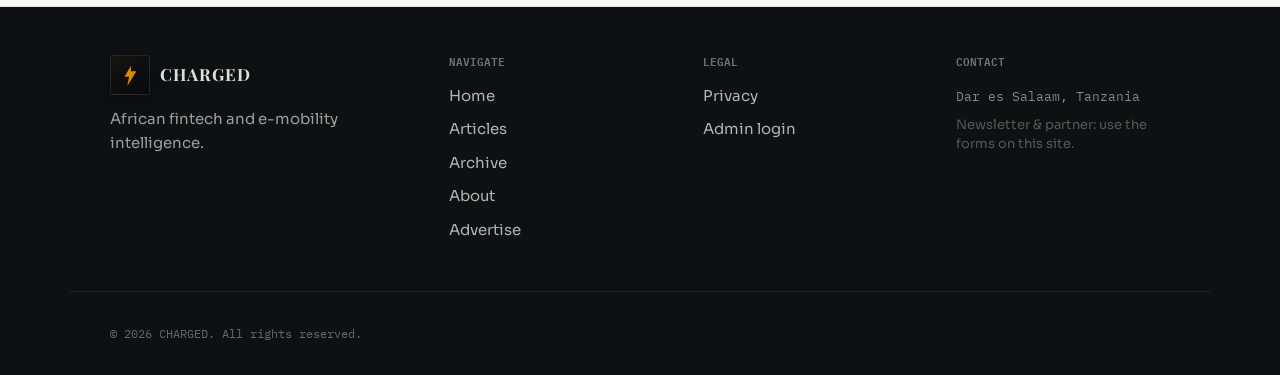
<file: privacy.html>
<!DOCTYPE html>
<html lang="en" data-theme="light">
<head>
  <meta charset="UTF-8">
  <meta name="viewport" content="width=device-width, initial-scale=1">
  <title>Privacy — CHARGED</title>
  <meta name="description" content="How CHARGED collects and uses email addresses, analytics, and your choices.">
  <link rel="canonical" href="https://charged.news/privacy.html">
  <meta property="og:title" content="Privacy — CHARGED">
  <link rel="icon" href="assets/images/favicon.svg" type="image/svg+xml">
  <link rel="stylesheet" href="assets/css/charged.css">
</head>
<body>
  <a class="ch-skip" href="#main">Skip to content</a>
  <div class="ch-page">
    <header class="ch-header">
      <div class="ch-container ch-header__inner">
        <a class="ch-logo" href="index.php">
          <span class="ch-logo__mark" aria-hidden="true">
            <svg viewBox="0 0 24 24" fill="none" xmlns="http://www.w3.org/2000/svg"><path d="M13 2L6 14h5l-2 10 10-16h-6l0-6z" fill="currentColor"/></svg>
          </span>
          <span class="ch-logo__text">CHARGED</span>
        </a>
        <nav class="ch-nav" aria-label="Primary">
          <a href="index.php">Home</a>
          <a href="articles.php">Articles</a>
          <a href="archive.html">Archive</a>
          <a href="about.html">About</a>
          <a href="advertise.html">Advertise</a>
          <a href="privacy.html" aria-current="page">Privacy</a>
        </nav>
        <div class="ch-header__actions">
          <button type="button" class="ch-icon-btn" id="theme-toggle" aria-label="Switch color theme">
            <svg class="ch-theme-icon ch-theme-icon--sun" width="20" height="20" viewBox="0 0 24 24" fill="none" xmlns="http://www.w3.org/2000/svg" aria-hidden="true">
              <circle cx="12" cy="12" r="4" stroke="currentColor" stroke-width="2"/>
              <path d="M12 2v2M12 20v2M4.93 4.93l1.41 1.41M17.66 17.66l1.41 1.41M2 12h2M20 12h2M4.93 19.07l1.41-1.41M17.66 6.34l1.41-1.41" stroke="currentColor" stroke-width="2" stroke-linecap="round"/>
            </svg>
            <svg class="ch-theme-icon ch-theme-icon--moon" width="20" height="20" viewBox="0 0 24 24" fill="none" xmlns="http://www.w3.org/2000/svg" aria-hidden="true">
              <path d="M21 12.79A9 9 0 1111.21 3 7 7 0 0021 12.79z" stroke="currentColor" stroke-width="2" stroke-linecap="round" stroke-linejoin="round"/>
            </svg>
          </button>
          <a class="ch-btn ch-btn--primary ch-hide-mobile" href="index.php#subscribe">Subscribe</a>
          <button type="button" class="ch-nav-toggle" id="nav-toggle" aria-expanded="false" aria-controls="mobile-nav" aria-label="Open menu">
            <span></span><span></span><span></span>
          </button>
        </div>
      </div>
      <div class="ch-mobile-nav" id="mobile-nav" aria-hidden="true">
        <ul>
          <li><a href="index.php">Home</a></li>
          <li><a href="articles.php">Articles</a></li>
          <li><a href="archive.html">Archive</a></li>
          <li><a href="about.html">About</a></li>
          <li><a href="advertise.html">Advertise</a></li>
          <li><a href="privacy.html">Privacy</a></li>
          <li><a href="index.php#subscribe">Subscribe</a></li>
        </ul>
      </div>
    </header>

    <main class="ch-main" id="main">
      <header class="ch-page-hero">
        <div class="ch-container ch-container--narrow">
          <nav aria-label="Breadcrumb">
            <ol class="ch-breadcrumb">
              <li><a href="index.php">Home</a></li>
              <li aria-current="page">Privacy</li>
            </ol>
          </nav>
          <h1>Privacy</h1>
          <p class="ch-page-hero__subline">Last updated: 19 April 2026</p>
        </div>
      </header>

      <section class="ch-section ch-section--surface">
        <div class="ch-container ch-container--narrow ch-prose">
          <h2>Overview</h2>
          <p>CHARGED (“we”, “us”) publishes a newsletter and this website. This page explains what we collect, why we collect it, and what you can do about it.</p>

          <h2>Email and subscriptions</h2>
          <p>When you subscribe, we collect your email address (and optionally your name if you provide it) solely to send CHARGED and closely related operational messages—e.g. confirmation, subscription management, or critical service notices.</p>
          <p>Newsletter delivery and list storage may be processed by a third-party provider. That provider acts as a processor under your instructions; review their privacy policy when you connect an integration.</p>

          <h2>Analytics</h2>
          <p>We may use privacy-oriented analytics to understand aggregate traffic to this site (for example page views and referrers). We do not sell your personal data. If you add analytics scripts (e.g. Plausible, Fathom, or others), document the vendor here and respect consent rules that apply to your audience.</p>

          <h2>Cookies</h2>
          <p>This static site does not require cookies to read articles. Theme preference (light/dark) is stored in your browser’s <span class="ch-mono">localStorage</span> only—no server round-trip.</p>

          <h2>Unsubscribe</h2>
          <p>Every marketing email includes an unsubscribe link. To be removed from the list, use the contact options provided on this website.</p>

          <h2>Contact</h2>
          <p>Questions about this policy can be sent through the forms on this website.</p>
        </div>
      </section>
    </main>

    <footer class="ch-footer">
      <div class="ch-container ch-footer__grid">
        <div class="ch-footer__brand">
          <a class="ch-logo ch-logo--footer" href="index.php">
            <span class="ch-logo__mark ch-logo__mark--footer" aria-hidden="true">
              <svg viewBox="0 0 24 24" width="22" height="22" xmlns="http://www.w3.org/2000/svg" aria-hidden="true">
                <path d="M13 2L6 14h5l-2 10 10-16h-6l0-6z" fill="currentColor"/>
              </svg>
            </span>
            <span class="ch-logo__text">CHARGED</span>
          </a>
          <p>African fintech and e-mobility intelligence.</p>
        </div>
        <div>
          <h2 class="ch-footer__title">Navigate</h2>
          <ul class="ch-footer__list">
            <li><a href="index.php">Home</a></li>
            <li><a href="articles.php">Articles</a></li>
            <li><a href="archive.html">Archive</a></li>
            <li><a href="about.html">About</a></li>
            <li><a href="advertise.html">Advertise</a></li>
          </ul>
        </div>
        <div>
          <h2 class="ch-footer__title">Legal</h2>
          <ul class="ch-footer__list">
            <li><a href="privacy.html">Privacy</a></li>
            <li><a href="admin/login.php">Admin login</a></li>
          </ul>
        </div>
        <div>
          <h2 class="ch-footer__title">Contact</h2>
          <ul class="ch-footer__list">
            <li><span class="ch-footer__location">Dar es Salaam, Tanzania</span></li>
            <li><span class="ch-footer__hint">Newsletter &amp; partner: use the forms on this site.</span></li>
          </ul>
        </div>
      </div>
      <div class="ch-container ch-footer__bottom">
        <p>© <span id="y"></span> CHARGED. All rights reserved.</p>
      </div>
    </footer>
  </div>
  <script>document.getElementById("y").textContent = new Date().getFullYear();</script>
  <script src="assets/js/charged-path.js" defer></script>
  <script src="assets/js/main.js" defer></script>
</body>
</html>
</file>
<file: assets/css/charged.css>
/* =============================================================================
   CHARGED — Publication design system
   HTML/CSS/JS only. Tokens, components, light/dark themes.
   ============================================================================= */

@import url("https://fonts.googleapis.com/css2?family=IBM+Plex+Mono:wght@400;500;600&family=Playfair+Display:ital,wght@0,500;0,600;0,700;1,500&family=Sora:wght@300;400;500;600;700&display=swap");

/* -----------------------------------------------------------------------------
   Design tokens — CHARGED rebrand (new/ + brand SVGs: #141410, #D98C00)
   ----------------------------------------------------------------------------- */
:root {
  --font-display: "Playfair Display", Georgia, serif;
  --font-ui: "Sora", system-ui, sans-serif;
  --font-mono: "IBM Plex Mono", ui-monospace, monospace;

  --ch-bg: #f2ede4;
  --ch-surface: #fafaf6;
  --ch-surface-2: #f0ebe2;
  --ch-ink: #141410;
  --ch-ink-muted: #5a5850;
  --ch-ink-subtle: #7a776c;
  --ch-border: rgba(20, 20, 16, 0.1);
  --ch-border-strong: rgba(217, 140, 0, 0.32);

  --ch-accent: #b87a0f;
  --ch-accent-bright: #d98c00;
  --ch-accent-dim: rgba(217, 140, 0, 0.14);
  --ch-accent-glow: rgba(217, 140, 0, 0.32);
  --ch-secondary: #c8953a;
  --ch-secondary-dim: rgba(200, 149, 58, 0.14);

  --ch-navy: #080810;
  --ch-navy-soft: #141410;
  --ch-panel: #13131f;
  --ch-border-faint: rgba(255, 255, 255, 0.06);

  --ch-radius-sm: 2px;
  --ch-radius: 4px;
  --ch-radius-lg: 4px;

  --ch-shadow: 0 16px 40px rgba(8, 8, 16, 0.08);
  --ch-shadow-hover: 0 22px 50px rgba(8, 8, 16, 0.12);

  --ch-header-h: 72px;
  --ch-max-read: 42rem;
  --ch-max-prose: 48rem;
  --ch-ease: cubic-bezier(0.22, 1, 0.36, 1);
  --ch-trans: 0.22s var(--ch-ease);
}

[data-theme="dark"] {
  color-scheme: dark;
  --ch-bg: #080810;
  --ch-surface: #13131f;
  --ch-surface-2: #1a1a2a;
  --ch-ink: #f2ede4;
  --ch-ink-muted: #b8b4c0;
  --ch-ink-subtle: #8a8a9a;
  --ch-border: rgba(200, 149, 58, 0.18);
  --ch-border-strong: rgba(224, 172, 82, 0.35);

  --ch-accent: #c8953a;
  --ch-accent-bright: #e0ac52;
  --ch-accent-dim: rgba(200, 149, 58, 0.12);
  --ch-accent-glow: rgba(224, 172, 82, 0.22);
  --ch-secondary: #e0ac52;
  --ch-secondary-dim: rgba(224, 172, 82, 0.14);

  --ch-navy: #080810;
  --ch-navy-soft: #0e0e1a;
  --ch-panel: #13131f;
  --ch-border-faint: rgba(255, 255, 255, 0.06);

  --ch-shadow: 0 12px 40px rgba(0, 0, 0, 0.45);
  --ch-shadow-hover: 0 20px 55px rgba(0, 0, 0, 0.55);
}

/* -----------------------------------------------------------------------------
   Reset & base
   ----------------------------------------------------------------------------- */
*,
*::before,
*::after {
  box-sizing: border-box;
}

html {
  scroll-behavior: smooth;
}

@media (prefers-reduced-motion: reduce) {
  html {
    scroll-behavior: auto;
  }
  *,
  *::before,
  *::after {
    animation-duration: 0.01ms !important;
    animation-iteration-count: 1 !important;
    transition-duration: 0.01ms !important;
  }
}

body {
  margin: 0;
  font-family: var(--font-ui);
  font-size: 1rem;
  line-height: 1.6;
  color: var(--ch-ink);
  background: var(--ch-bg);
  -webkit-font-smoothing: antialiased;
  text-rendering: optimizeLegibility;
}

img {
  max-width: 100%;
  height: auto;
  display: block;
}

a {
  color: inherit;
  text-decoration: none;
  transition: color var(--ch-trans), border-color var(--ch-trans), background var(--ch-trans),
    box-shadow var(--ch-trans), transform var(--ch-trans);
}

a:hover {
  color: var(--ch-accent);
}

:focus-visible {
  outline: 2px solid var(--ch-accent);
  outline-offset: 3px;
}

:focus:not(:focus-visible) {
  outline: none;
}

h1,
h2,
h3,
h4 {
  font-family: var(--font-display);
  font-weight: 600;
  line-height: 1.08;
  letter-spacing: 0;
  margin: 0 0 0.5em;
}

.ch-mono {
  font-family: var(--font-mono);
  letter-spacing: 0;
}

/* -----------------------------------------------------------------------------
   Layout
   ----------------------------------------------------------------------------- */
.ch-container {
  width: 100%;
  max-width: 1140px;
  margin-inline: auto;
  padding-inline: clamp(1.25rem, 4vw, 2.5rem);
}

.ch-container--narrow {
  max-width: 900px;
}

.ch-container--read {
  max-width: var(--ch-max-read);
}

.ch-skip {
  position: absolute;
  left: -9999px;
  z-index: 100000;
  padding: 0.75rem 1rem;
  background: var(--ch-accent);
  color: var(--ch-navy);
  font-weight: 600;
}
.ch-skip:focus {
  left: 1rem;
  top: 1rem;
}

/* -----------------------------------------------------------------------------
   Header
   ----------------------------------------------------------------------------- */
.ch-header {
  position: sticky;
  top: 0;
  z-index: 9000;
  height: var(--ch-header-h);
  background: rgba(8, 8, 16, 0.9);
  border-bottom: 1px solid var(--ch-border-faint);
  backdrop-filter: blur(18px);
  -webkit-backdrop-filter: blur(18px);
  transition: background var(--ch-trans), box-shadow var(--ch-trans), border-color var(--ch-trans);
}

.ch-header.is-scrolled {
  box-shadow: 0 8px 32px rgba(0, 0, 0, 0.35);
  border-color: var(--ch-border-faint);
}

[data-theme="dark"] .ch-header {
  background: rgba(8, 8, 16, 0.94);
}

.ch-header__inner {
  display: flex;
  align-items: center;
  justify-content: space-between;
  gap: 1rem;
  height: 100%;
}

.ch-logo {
  display: inline-flex;
  align-items: center;
  gap: 0.65rem;
  font-weight: 700;
  font-size: 1.125rem;
  letter-spacing: 0;
  color: #f2ede4;
}
.ch-logo:hover {
  color: #fff;
}
.ch-logo__mark {
  width: 40px;
  height: 40px;
  border-radius: var(--ch-radius-sm);
  background: linear-gradient(145deg, #1a1a2a, #141410);
  border: 1px solid rgba(217, 140, 0, 0.35);
  display: grid;
  place-items: center;
  flex-shrink: 0;
  box-shadow: 0 6px 18px rgba(0, 0, 0, 0.35);
}
.ch-logo__mark svg {
  width: 22px;
  height: 22px;
  color: var(--ch-accent-bright);
}

@media (max-width: 991px) {
  .ch-hide-mobile {
    display: none !important;
  }
}
.ch-logo__text {
  font-family: var(--font-display);
  font-weight: 700;
  font-size: 1.05rem;
  letter-spacing: 0.06em;
  text-transform: uppercase;
  color: #f2ede4;
}

.ch-logo--footer {
  color: rgba(236, 234, 228, 0.95);
}
.ch-logo--footer .ch-logo__text {
  color: rgba(236, 234, 228, 0.95);
}
.ch-logo__mark--footer {
  background: linear-gradient(145deg, var(--ch-navy-soft), var(--ch-navy));
  border: 1px solid rgba(255, 255, 255, 0.1);
  color: var(--ch-accent-bright);
}
.ch-footer__location {
  font-family: var(--font-mono);
  font-size: 0.8125rem;
  color: rgba(236, 234, 228, 0.55);
}

.ch-footer__hint {
  display: block;
  font-size: 0.8125rem;
  line-height: 1.45;
  color: rgba(236, 234, 228, 0.55);
  max-width: 14rem;
}

[data-theme="light"] .ch-footer__hint {
  color: var(--ch-ink-muted);
}

.ch-nav {
  display: none;
  align-items: center;
  gap: 0.25rem;
}

@media (min-width: 992px) {
  .ch-nav {
    display: flex;
  }
}

.ch-nav a {
  display: block;
  padding: 0.5rem 0.75rem;
  border-radius: var(--ch-radius-sm);
  font-size: 0.78rem;
  font-weight: 500;
  letter-spacing: 0.1em;
  text-transform: uppercase;
  color: #8a8a9a;
}
.ch-nav a:hover,
.ch-nav a[aria-current="page"] {
  color: #f2ede4;
  background: transparent;
}
.ch-nav a[aria-current="page"] {
  font-weight: 600;
  color: var(--ch-accent-bright);
  box-shadow: none;
}

.ch-header__actions {
  display: flex;
  align-items: center;
  gap: 0.5rem;
}

/* Theme toggle */
.ch-icon-btn {
  width: 42px;
  height: 42px;
  border-radius: var(--ch-radius-sm);
  border: 1px solid rgba(255, 255, 255, 0.12);
  background: rgba(255, 255, 255, 0.04);
  color: #f2ede4;
  cursor: pointer;
  display: grid;
  place-items: center;
  transition: border-color var(--ch-trans), background var(--ch-trans), transform var(--ch-trans);
}
.ch-icon-btn:hover {
  border-color: rgba(217, 140, 0, 0.45);
  background: rgba(217, 140, 0, 0.1);
}
.ch-icon-btn:active {
  transform: scale(0.97);
}
.ch-theme-icon {
  display: block;
}
.ch-theme-icon--moon {
  display: none;
}
[data-theme="dark"] .ch-theme-icon--sun {
  display: none;
}
[data-theme="dark"] .ch-theme-icon--moon {
  display: block;
}

/* Mobile menu */
.ch-nav-toggle {
  display: flex;
  flex-direction: column;
  justify-content: center;
  gap: 5px;
  width: 44px;
  height: 44px;
  padding: 0;
  border: 1px solid rgba(255, 255, 255, 0.12);
  border-radius: var(--ch-radius-sm);
  background: rgba(255, 255, 255, 0.04);
  cursor: pointer;
}
.ch-nav-toggle span {
  display: block;
  height: 2px;
  width: 20px;
  margin-inline: auto;
  background: #f2ede4;
  border-radius: 1px;
  transition: transform var(--ch-trans), opacity var(--ch-trans);
}
.ch-nav-toggle[aria-expanded="true"] span:nth-child(1) {
  transform: translateY(7px) rotate(45deg);
}
.ch-nav-toggle[aria-expanded="true"] span:nth-child(2) {
  opacity: 0;
}
.ch-nav-toggle[aria-expanded="true"] span:nth-child(3) {
  transform: translateY(-7px) rotate(-45deg);
}

@media (min-width: 992px) {
  .ch-nav-toggle {
    display: none;
  }
}

.ch-mobile-nav {
  display: none;
  position: absolute;
  left: 0;
  right: 0;
  top: 100%;
  padding: 0.75rem 0 1.25rem;
  background: #13131f;
  border-bottom: 1px solid var(--ch-border-faint);
  box-shadow: 0 20px 50px rgba(0, 0, 0, 0.45);
}
.ch-mobile-nav.is-open {
  display: block;
}
.ch-mobile-nav ul {
  list-style: none;
  margin: 0;
  padding: 0;
}
.ch-mobile-nav a {
  display: block;
  padding: 0.85rem clamp(1.25rem, 4vw, 2.5rem);
  font-weight: 500;
  font-size: 0.82rem;
  letter-spacing: 0.08em;
  text-transform: uppercase;
  border-bottom: 1px solid var(--ch-border-faint);
  color: #b8b4c0;
}
.ch-mobile-nav a:hover,
.ch-mobile-nav a:focus {
  background: var(--ch-accent-dim);
}

@media (min-width: 992px) {
  .ch-mobile-nav {
    display: none !important;
  }
}

/* -----------------------------------------------------------------------------
   Buttons & links
   ----------------------------------------------------------------------------- */
.ch-btn {
  display: inline-flex;
  align-items: center;
  justify-content: center;
  gap: 0.5rem;
  min-height: 44px;
  padding: 0.72rem 1.25rem;
  font-family: var(--font-ui);
  font-size: 0.9375rem;
  font-weight: 600;
  border-radius: var(--ch-radius-sm);
  border: 1px solid transparent;
  cursor: pointer;
  text-decoration: none;
  transition: background var(--ch-trans), color var(--ch-trans), border-color var(--ch-trans),
    box-shadow var(--ch-trans), transform var(--ch-trans);
}
.ch-btn:disabled {
  opacity: 0.55;
  cursor: not-allowed;
  transform: none;
}

.ch-btn--primary {
  background: var(--ch-accent-bright);
  color: #080810;
  border-color: var(--ch-accent-bright);
  font-size: 0.8rem;
  font-weight: 700;
  letter-spacing: 0.1em;
  text-transform: uppercase;
}
.ch-btn--primary:hover:not(:disabled) {
  background: #e8b44a;
  border-color: #e8b44a;
  color: #080810;
  box-shadow: 0 8px 24px var(--ch-accent-glow);
  transform: translateY(-1px);
}

.ch-header .ch-btn--primary {
  background: transparent;
  color: var(--ch-accent-bright);
  border: 1px solid var(--ch-accent-bright);
  min-height: auto;
  padding: 0.55rem 1.25rem;
}
.ch-header .ch-btn--primary:hover:not(:disabled) {
  background: var(--ch-accent-bright);
  color: #080810;
  border-color: var(--ch-accent-bright);
}

.ch-btn--ghost {
  background: transparent;
  color: var(--ch-ink);
  border-color: var(--ch-border-strong);
}
.ch-btn--ghost:hover:not(:disabled) {
  border-color: var(--ch-accent);
  color: var(--ch-accent);
  background: var(--ch-accent-dim);
}

.ch-btn--dark {
  background: var(--ch-navy);
  color: #f5f2eb;
  border-color: var(--ch-navy);
}
.ch-btn--dark:hover:not(:disabled) {
  background: var(--ch-navy-soft);
  transform: translateY(-1px);
}

/* Ghost button on dark hero backgrounds */
.ch-btn--on-dark {
  background: transparent;
  color: rgba(236, 234, 228, 0.92);
  border: 1px solid rgba(255, 255, 255, 0.34);
}
.ch-btn--on-dark:hover:not(:disabled) {
  border-color: var(--ch-accent-bright);
  color: var(--ch-accent-bright);
  background: rgba(217, 140, 0, 0.1);
  transform: translateY(-1px);
}

.ch-hero__tagline {
  font-family: var(--font-mono);
  font-size: 0.72rem;
  letter-spacing: 0.04em;
  text-transform: uppercase;
  color: rgba(236, 234, 228, 0.42);
  margin: 1rem 0 0;
  max-width: 52ch;
  line-height: 1.5;
}

.ch-form-actions {
  display: flex;
  align-items: flex-end;
}
.ch-btn--submit {
  min-height: 48px;
  padding-inline: 1.5rem;
}

.ch-card__actions {
  margin-top: 1.25rem;
}

.ch-archive-more {
  margin-top: 1.5rem;
  font-size: 0.9375rem;
}
.ch-archive-more a {
  color: var(--ch-ink-muted);
  font-weight: 500;
}
.ch-archive-more a:hover {
  color: var(--ch-accent);
}

.ch-link-arrow {
  display: inline-flex;
  align-items: center;
  gap: 0.35rem;
  font-family: var(--font-mono);
  font-size: 0.8125rem;
  font-weight: 600;
  text-transform: uppercase;
  letter-spacing: 0;
  color: var(--ch-accent);
}
.ch-link-arrow::after {
  content: "→";
  transition: transform var(--ch-trans);
}
.ch-link-arrow:hover::after {
  transform: translateX(4px);
}

/* -----------------------------------------------------------------------------
   Hero
   ----------------------------------------------------------------------------- */
.ch-hero {
  position: relative;
  /* One full viewport fold below sticky header — stable on mobile (svh) */
  min-height: max(520px, calc(100vh - var(--ch-header-h)));
  display: flex;
  flex-direction: column;
  justify-content: center;
  padding-block: clamp(1.75rem, 4vw, 2.75rem);
  padding-bottom: max(1.75rem, env(safe-area-inset-bottom, 0px));
  background: var(--ch-navy);
  color: #f2ede4;
  overflow: hidden;
}
@supports (min-height: 100svh) {
  .ch-hero {
    min-height: max(520px, calc(100svh - var(--ch-header-h)));
  }
}
.ch-hero::before {
  content: "";
  position: absolute;
  inset: 0;
  z-index: 0;
  background:
    linear-gradient(90deg, rgba(8, 8, 16, 0.94) 0%, rgba(20, 20, 16, 0.82) 45%, rgba(20, 20, 16, 0.4) 100%),
    linear-gradient(180deg, rgba(8, 8, 16, 0.2), rgba(20, 20, 16, 0.85)),
    url("../../img/bg-img/1.jpg") center / cover no-repeat;
  pointer-events: none;
}
.ch-hero::after {
  content: "";
  position: absolute;
  inset: auto 0 0;
  z-index: 0;
  height: 7rem;
  background: linear-gradient(180deg, transparent, rgba(8, 8, 16, 0.88));
  pointer-events: none;
}

.ch-hero__mesh {
  position: absolute;
  inset: 0;
  z-index: 1;
  background-image: linear-gradient(rgba(200, 149, 58, 0.05) 1px, transparent 1px),
    linear-gradient(90deg, rgba(200, 149, 58, 0.05) 1px, transparent 1px);
  background-size: 60px 60px;
  pointer-events: none;
}
.ch-hero__glow {
  position: absolute;
  top: -18%;
  right: -8%;
  width: min(70vw, 720px);
  height: min(70vw, 720px);
  z-index: 1;
  background: radial-gradient(ellipse, rgba(217, 140, 0, 0.09) 0%, transparent 68%);
  pointer-events: none;
}

.ch-hero > .ch-container.ch-hero__grid {
  position: relative;
  z-index: 2;
  flex: 1 1 auto;
  display: grid;
  gap: clamp(1.75rem, 4vw, 3rem);
  align-items: center;
  align-content: center;
  min-height: 0;
}
@media (min-width: 900px) {
  .ch-hero > .ch-container.ch-hero__grid {
    grid-template-columns: minmax(0, 1fr) minmax(280px, 360px);
    column-gap: clamp(2rem, 5vw, 3.5rem);
  }
}

.ch-hero__content {
  max-width: 38rem;
}

.ch-kicker {
  display: inline-flex;
  align-items: center;
  gap: 0.5rem;
  font-family: var(--font-mono);
  font-size: 0.72rem;
  font-weight: 500;
  text-transform: uppercase;
  letter-spacing: 0.14em;
  color: var(--ch-accent-bright);
  margin-bottom: 0.85rem;
}

.ch-kicker--rule {
  flex-direction: column;
  align-items: flex-start;
  gap: 0.65rem;
}
.ch-kicker--rule::before {
  content: "";
  display: block;
  width: 28px;
  height: 1px;
  background: var(--ch-accent-bright);
}

.ch-hero h1 {
  font-size: clamp(2.35rem, 5vw + 0.5rem, 3.85rem);
  font-weight: 600;
  color: #fff;
  margin: 0 0 0.85rem;
  max-width: 15ch;
  line-height: 1.04;
  letter-spacing: -0.02em;
}
.ch-hero__emph {
  display: block;
  font-style: italic;
  font-weight: 600;
  color: var(--ch-accent-bright);
  margin-top: 0.18em;
  letter-spacing: 0;
}

.ch-hero__lead {
  font-size: clamp(1rem, 1.35vw + 0.85rem, 1.15rem);
  line-height: 1.62;
  color: rgba(242, 237, 228, 0.9);
  max-width: 42ch;
  margin: 0 0 1.35rem;
}
.ch-hero__lead em {
  font-family: var(--font-display);
  font-style: italic;
  font-weight: 500;
  color: rgba(224, 172, 82, 0.98);
}

.ch-hero__dek {
  font-size: clamp(1rem, 2vw, 1.2rem);
  line-height: 1.7;
  color: rgba(238, 243, 240, 0.84);
  max-width: 50ch;
  margin-bottom: 1.75rem;
}

.ch-hero__actions {
  display: flex;
  flex-wrap: wrap;
  gap: 0.65rem 0.75rem;
  margin-bottom: 1.25rem;
}

.ch-hero__brief {
  position: relative;
  border: 1px solid rgba(255, 255, 255, 0.12);
  border-radius: var(--ch-radius);
  background: rgba(19, 19, 31, 0.78);
  backdrop-filter: blur(16px);
  -webkit-backdrop-filter: blur(16px);
  padding: 1.25rem 1.2rem;
  box-shadow: 0 18px 48px rgba(0, 0, 0, 0.28);
}
@media (min-width: 900px) {
  .ch-hero__brief {
    padding: 1.45rem 1.35rem 1.45rem 1.4rem;
    border-left: 3px solid var(--ch-accent-bright);
    border-top-color: rgba(255, 255, 255, 0.1);
    border-right-color: rgba(255, 255, 255, 0.08);
    border-bottom-color: rgba(255, 255, 255, 0.08);
    align-self: center;
  }
}
.ch-hero__brief .ch-kicker {
  color: var(--ch-accent-bright);
}
.ch-hero__brief h2 {
  font-size: clamp(1.35rem, 3vw, 1.85rem);
  color: #fff;
  margin-bottom: 0.5rem;
  font-family: var(--font-display);
}
.ch-hero__brief p {
  font-size: 0.9375rem;
  color: rgba(238, 243, 240, 0.76);
  margin: 0 0 1.25rem;
  line-height: 1.55;
}

/* -----------------------------------------------------------------------------
   Marquee (homepage)
   ----------------------------------------------------------------------------- */
.ch-marquee {
  position: relative;
  z-index: 1;
  border-block: 1px solid rgba(200, 149, 58, 0.22);
  background: rgba(19, 19, 31, 0.98);
  padding: 0.75rem 0;
  overflow: hidden;
}
.ch-marquee__track {
  display: flex;
  gap: 2.5rem;
  width: max-content;
  animation: ch-marquee 40s linear infinite;
  font-family: var(--font-mono);
  font-size: 0.7rem;
  font-weight: 600;
  text-transform: uppercase;
  letter-spacing: 0.2em;
  color: rgba(242, 237, 228, 0.55);
}
.ch-marquee__track span {
  white-space: nowrap;
}
.ch-marquee__track span:nth-child(4n + 1),
.ch-marquee__track span:nth-child(4n + 3) {
  color: var(--ch-accent-bright);
}
@keyframes ch-marquee {
  0% {
    transform: translateX(0);
  }
  100% {
    transform: translateX(-50%);
  }
}
@media (prefers-reduced-motion: reduce) {
  .ch-marquee__track {
    animation: none;
    flex-wrap: wrap;
    width: 100%;
    max-width: 56rem;
    margin-inline: auto;
    justify-content: center;
    gap: 0.75rem 1.5rem;
    padding-inline: 1rem;
  }
}

/* -----------------------------------------------------------------------------
   Sections
   ----------------------------------------------------------------------------- */
.ch-section {
  padding-block: clamp(3.25rem, 7vw, 5rem);
}

.ch-section--tight {
  padding-block: clamp(2.5rem, 5vw, 3.5rem);
}

.ch-section--surface {
  background: var(--ch-surface);
  border-block: 1px solid var(--ch-border);
}

.ch-section-head {
  max-width: 40rem;
  margin-bottom: clamp(2rem, 4vw, 3rem);
}
.ch-section-head--center {
  text-align: center;
  margin-inline: auto;
}

.ch-eyebrow {
  font-family: var(--font-mono);
  font-size: 0.75rem;
  font-weight: 600;
  text-transform: uppercase;
  letter-spacing: 0;
  color: var(--ch-accent);
  margin-bottom: 0.65rem;
  display: block;
}

.ch-section-title {
  font-size: clamp(1.75rem, 3.5vw, 2.35rem);
  margin-bottom: 0.65rem;
}

.ch-section-dek {
  margin: 0;
  font-size: 1.0625rem;
  color: var(--ch-ink-muted);
  line-height: 1.6;
}

/* -----------------------------------------------------------------------------
   Stat bar (credibility)
   ----------------------------------------------------------------------------- */
.ch-stat-bar {
  display: grid;
  grid-template-columns: repeat(2, 1fr);
  gap: 0;
  background: var(--ch-surface);
  border: 1px solid var(--ch-border);
  border-radius: var(--ch-radius);
  overflow: hidden;
  box-shadow: var(--ch-shadow);
}
@media (min-width: 768px) {
  .ch-stat-bar {
    grid-template-columns: repeat(4, 1fr);
  }
}

.ch-stat {
  background: var(--ch-surface);
  padding: 1.35rem 1rem;
  text-align: center;
  border-right: 1px solid var(--ch-border);
  border-bottom: 1px solid var(--ch-border);
}
.ch-stat:nth-child(even) {
  border-right: 0;
}
@media (min-width: 768px) {
  .ch-stat {
    border-bottom: 0;
  }
  .ch-stat:nth-child(even) {
    border-right: 1px solid var(--ch-border);
  }
  .ch-stat:last-child {
    border-right: 0;
  }
}
.ch-stat__value {
  font-family: var(--font-mono);
  font-size: clamp(1rem, 2.8vw, 1.5rem);
  font-weight: 600;
  color: var(--ch-ink);
  display: block;
  line-height: 1.25;
}
.ch-stat__label {
  font-family: var(--font-mono);
  font-size: 0.6875rem;
  font-weight: 500;
  text-transform: uppercase;
  letter-spacing: 0;
  color: var(--ch-ink-subtle);
  margin-top: 0.35rem;
}

/* -----------------------------------------------------------------------------
   Cards — issue, topic, preview
   ----------------------------------------------------------------------------- */
.ch-card-grid {
  display: grid;
  gap: 1.25rem;
}
@media (min-width: 768px) {
  .ch-card-grid--2 {
    grid-template-columns: repeat(2, 1fr);
  }
  .ch-card-grid--3 {
    grid-template-columns: repeat(3, 1fr);
  }
  .ch-card-grid--4 {
    grid-template-columns: repeat(2, 1fr);
  }
}
@media (min-width: 1024px) {
  .ch-card-grid--4 {
    grid-template-columns: repeat(4, 1fr);
  }
}

.ch-card {
  background: var(--ch-surface);
  border: 1px solid var(--ch-border);
  border-radius: var(--ch-radius);
  padding: 1.5rem;
  transition: border-color var(--ch-trans), box-shadow var(--ch-trans), transform var(--ch-trans);
}
.ch-card:hover {
  border-color: var(--ch-border-strong);
  box-shadow: var(--ch-shadow);
  transform: translateY(-2px);
}

.ch-card--issue {
  display: flex;
  flex-direction: column;
  height: 100%;
}
.ch-card--issue .ch-card__meta {
  margin-top: auto;
  padding-top: 1rem;
  display: flex;
  align-items: center;
  justify-content: space-between;
  gap: 0.75rem;
  flex-wrap: wrap;
}

.ch-card__title {
  font-family: var(--font-display);
  font-size: 1.25rem;
  margin: 0 0 0.5rem;
  line-height: 1.25;
}
.ch-card__title a {
  color: var(--ch-ink);
}
.ch-card__title a:hover {
  color: var(--ch-accent);
}

.ch-card__excerpt {
  font-size: 0.9375rem;
  color: var(--ch-ink-muted);
  margin: 0 0 1rem;
  line-height: 1.55;
}

.ch-card--topic {
  text-align: left;
}
.ch-card--topic h3 {
  font-family: var(--font-ui);
  font-size: 1.0625rem;
  font-weight: 700;
  margin: 0 0 0.4rem;
}
.ch-card--topic p {
  margin: 0;
  font-size: 0.9375rem;
  color: var(--ch-ink-muted);
  line-height: 1.55;
}

.ch-card--featured {
  grid-column: 1 / -1;
  display: grid;
  gap: 1.5rem;
}
@media (min-width: 900px) {
  .ch-card--featured {
    grid-template-columns: 1.1fr 1fr;
    align-items: stretch;
  }
}
.ch-card--featured .ch-card__visual {
  min-height: 260px;
  border-radius: var(--ch-radius-sm);
  background-size: cover;
  background-position: center;
  border: 1px solid var(--ch-border);
  filter: saturate(0.95) contrast(1.04);
}

/* Article preview (list) */
.ch-preview {
  display: grid;
  gap: 1rem;
  padding: 1.25rem 0;
  border-bottom: 1px solid var(--ch-border);
}
@media (min-width: 700px) {
  .ch-preview {
    grid-template-columns: 140px 1fr;
    align-items: start;
  }
}
.ch-preview:last-child {
  border-bottom: none;
}
.ch-preview__thumb {
  aspect-ratio: 4/3;
  border-radius: var(--ch-radius-sm);
  background-size: cover;
  background-position: center;
  border: 1px solid var(--ch-border);
}

/* -----------------------------------------------------------------------------
   Badges, tags, chips
   ----------------------------------------------------------------------------- */
.ch-badge {
  display: inline-block;
  font-family: var(--font-mono);
  font-size: 0.6875rem;
  font-weight: 600;
  text-transform: uppercase;
  letter-spacing: 0;
  padding: 0.35rem 0.6rem;
  border-radius: 4px;
  background: var(--ch-accent-dim);
  color: var(--ch-ink);
  border: 1px solid rgba(15, 159, 143, 0.28);
}

.ch-tag-row {
  display: flex;
  flex-wrap: wrap;
  gap: 0.5rem;
  margin-bottom: 0.75rem;
}

.ch-chip {
  font-family: var(--font-mono);
  font-size: 0.75rem;
  padding: 0.4rem 0.75rem;
  border-radius: var(--ch-radius-sm);
  border: 1px solid var(--ch-border);
  background: var(--ch-surface-2);
  color: var(--ch-ink-muted);
  cursor: pointer;
  transition: background var(--ch-trans), border-color var(--ch-trans), color var(--ch-trans);
}
.ch-chip:hover,
.ch-chip.is-active {
  border-color: var(--ch-accent);
  color: var(--ch-ink);
  background: var(--ch-accent-dim);
}

/* -----------------------------------------------------------------------------
   Dividers & byline
   ----------------------------------------------------------------------------- */
.ch-rule {
  height: 1px;
  background: var(--ch-border);
  border: 0;
  margin: 2rem 0;
}

.ch-rule--thick {
  height: 3px;
  background: linear-gradient(90deg, var(--ch-accent), transparent);
  max-width: 4rem;
  margin: 1.5rem 0;
}

.ch-byline {
  display: flex;
  flex-wrap: wrap;
  align-items: baseline;
  gap: 0.5rem 1rem;
  font-size: 0.875rem;
  color: var(--ch-ink-muted);
}
.ch-byline strong {
  color: var(--ch-ink);
  font-weight: 600;
}

.ch-meta-row {
  font-family: var(--font-mono);
  font-size: 0.75rem;
  color: var(--ch-ink-subtle);
  display: flex;
  flex-wrap: wrap;
  gap: 0.75rem 1.25rem;
}

/* -----------------------------------------------------------------------------
   Schedule
   ----------------------------------------------------------------------------- */
.ch-schedule {
  display: grid;
  gap: 1rem;
}
@media (min-width: 768px) {
  .ch-schedule {
    grid-template-columns: repeat(2, 1fr);
  }
}

.ch-schedule__item {
  border: 1px solid var(--ch-border);
  border-radius: var(--ch-radius);
  padding: 1.35rem 1.25rem;
  background: var(--ch-surface);
  box-shadow: 0 1px 0 rgba(16, 20, 24, 0.04);
}
.ch-schedule__day {
  font-family: var(--font-mono);
  font-size: 0.75rem;
  font-weight: 600;
  text-transform: uppercase;
  letter-spacing: 0;
  color: var(--ch-accent);
  margin-bottom: 0.35rem;
}
.ch-schedule__item h3 {
  font-family: var(--font-ui);
  font-size: 1.125rem;
  font-weight: 700;
  margin: 0 0 0.35rem;
}
.ch-schedule__item p {
  margin: 0;
  font-size: 0.9375rem;
  color: var(--ch-ink-muted);
}

/* -----------------------------------------------------------------------------
   CTA band
   ----------------------------------------------------------------------------- */
.ch-cta-band {
  padding-block: clamp(3rem, 6vw, 4.5rem);
  background:
    linear-gradient(90deg, rgba(8, 8, 16, 0.96), rgba(20, 20, 16, 0.92)),
    url("../../img/bg-img/6.jpg") center / cover no-repeat;
  color: #f2ede4;
  border-block: 1px solid rgba(217, 140, 0, 0.25);
}
.ch-cta-band__inner {
  display: flex;
  flex-direction: column;
  gap: 1.5rem;
  align-items: flex-start;
}
@media (min-width: 900px) {
  .ch-cta-band__inner {
    flex-direction: row;
    align-items: center;
    justify-content: space-between;
  }
}
.ch-cta-band h2 {
  font-size: clamp(1.5rem, 3vw, 2rem);
  color: #fff;
  margin: 0 0 0.35rem;
}
.ch-cta-band p {
  margin: 0;
  color: rgba(236, 234, 228, 0.72);
  max-width: 42ch;
}

/* -----------------------------------------------------------------------------
   Subscribe form
   ----------------------------------------------------------------------------- */
.ch-subscribe-block {
  border: 1px solid var(--ch-border);
  border-radius: var(--ch-radius-lg);
  padding: clamp(1.5rem, 4vw, 2.25rem);
  background: var(--ch-surface);
  box-shadow: var(--ch-shadow);
}

.ch-form-row {
  display: flex;
  flex-direction: column;
  gap: 0.75rem;
}
@media (min-width: 640px) {
  .ch-form-row {
    flex-direction: row;
    align-items: stretch;
  }
}

.ch-field {
  flex: 1;
  display: flex;
  flex-direction: column;
  gap: 0.35rem;
}

.ch-label {
  font-family: var(--font-mono);
  font-size: 0.6875rem;
  font-weight: 600;
  text-transform: uppercase;
  letter-spacing: 0;
  color: var(--ch-ink-subtle);
}

.ch-input {
  width: 100%;
  padding: 0.85rem 1rem;
  font-family: var(--font-ui);
  font-size: 1rem;
  border: 1px solid var(--ch-border);
  border-radius: var(--ch-radius-sm);
  background: var(--ch-surface);
  color: var(--ch-ink);
  transition: border-color var(--ch-trans), box-shadow var(--ch-trans);
}
.ch-input:focus {
  outline: none;
  border-color: var(--ch-accent);
  box-shadow: 0 0 0 3px var(--ch-accent-dim);
}
textarea.ch-input {
  min-height: 120px;
  line-height: 1.5;
}
.ch-input:disabled {
  opacity: 0.65;
  cursor: not-allowed;
}

.ch-field-hint {
  font-size: 0.8125rem;
  color: var(--ch-ink-muted);
  margin: 0;
}
.ch-field-error {
  font-size: 0.8125rem;
  color: #b42318;
  margin: 0;
  display: none;
}
[data-theme="dark"] .ch-field-error {
  color: #f97066;
}
.ch-field.is-error .ch-field-error {
  display: block;
}
.ch-field.is-error .ch-input {
  border-color: #b42318;
}

.ch-form-status {
  font-size: 0.875rem;
  margin-top: 0.75rem;
  padding: 0.75rem 1rem;
  border-radius: var(--ch-radius-sm);
  display: none;
}
.ch-form-status.is-success {
  display: block;
  background: rgba(34, 139, 87, 0.12);
  border: 1px solid rgba(34, 139, 87, 0.35);
  color: var(--ch-ink);
}
.ch-form-status.is-error {
  display: block;
  background: rgba(180, 35, 24, 0.08);
  border: 1px solid rgba(180, 35, 24, 0.35);
}

.ch-honeypot {
  position: absolute;
  left: -9999px;
  width: 1px;
  height: 1px;
  opacity: 0;
  pointer-events: none;
}

/* -----------------------------------------------------------------------------
   Page hero (inner pages)
   ----------------------------------------------------------------------------- */
.ch-page-hero {
  padding-block: clamp(3rem, 7vw, 4.5rem);
  padding-top: calc(var(--ch-header-h) + clamp(2rem, 5vw, 3rem));
  margin-top: calc(-1 * var(--ch-header-h));
  background:
    linear-gradient(90deg, rgba(16, 20, 23, 0.95), rgba(16, 20, 23, 0.78)),
    url("../../img/bg-img/13.jpg") center / cover no-repeat;
  color: #eceae4;
  position: relative;
}
.ch-page-hero::after {
  content: none;
}
.ch-page-hero .ch-container {
  position: relative;
  z-index: 1;
}
.ch-page-hero h1 {
  color: #fff;
  font-size: clamp(2rem, 4vw, 2.75rem);
  margin-bottom: 0.75rem;
}
.ch-breadcrumb {
  list-style: none;
  margin: 0 0 1rem;
  padding: 0;
  display: flex;
  flex-wrap: wrap;
  gap: 0.35rem 0.65rem;
  font-family: var(--font-mono);
  font-size: 0.75rem;
  text-transform: uppercase;
  letter-spacing: 0;
  color: rgba(236, 234, 228, 0.55);
}
.ch-breadcrumb a {
  color: var(--ch-accent-bright);
}
.ch-breadcrumb li:not(:last-child)::after {
  content: "/";
  margin-left: 0.65rem;
  color: rgba(236, 234, 228, 0.25);
}

.ch-page-hero .ch-kicker {
  color: rgba(236, 234, 228, 0.82);
  margin-bottom: 0.75rem;
}
.ch-page-hero .ch-hero__dek {
  max-width: none;
  color: rgba(236, 234, 228, 0.78);
  margin: 0 0 0.5rem;
  line-height: 1.55;
}
.ch-page-hero .ch-hero__dek--narrow {
  max-width: 42ch;
  margin: 0;
}

.ch-archive-lead {
  margin-bottom: 2.5rem;
}

.ch-page-hero__subline {
  margin: 0;
  color: rgba(236, 234, 228, 0.72);
  font-size: 1rem;
  line-height: 1.55;
}

.ch-filter-label {
  margin-bottom: 1rem;
}

.ch-archive-grid-gap {
  margin-top: 2rem;
}

.ch-partner-form {
  margin-top: 2rem;
}
.ch-partner-form .ch-field + .ch-field {
  margin-top: 1rem;
}
.ch-partner-cta {
  margin-top: 1rem;
}
.ch-advertise-lead {
  margin-top: 1.5rem;
}
.ch-card--format h3 {
  font-family: var(--font-ui);
  font-size: 1.125rem;
  font-weight: 700;
  margin: 0 0 0.4rem;
}
.ch-page-hero .ch-meta-row {
  margin-top: 0.75rem;
  color: rgba(236, 234, 228, 0.65);
}

/* -----------------------------------------------------------------------------
   Article / issue reading
   ----------------------------------------------------------------------------- */
.ch-article-wrap {
  padding-block: clamp(2.5rem, 6vw, 4rem);
}

.ch-article {
  max-width: var(--ch-max-read);
  margin-inline: auto;
}

/* CMS article: featured image left, body right (stacks on small screens) */
.ch-article.ch-article--has-feature {
  max-width: min(56rem, 100%);
  margin-inline: auto;
}

.ch-article__split {
  display: grid;
  grid-template-columns: 1fr;
  gap: 1.75rem;
  align-items: start;
}

@media (min-width: 768px) {
  .ch-article__split {
    grid-template-columns: minmax(200px, min(34vw, 300px)) 1fr;
    gap: clamp(1.75rem, 4vw, 3rem);
  }
}

.ch-article__media {
  margin: 0;
  border-radius: var(--ch-radius);
  overflow: hidden;
  border: 1px solid var(--ch-border);
  box-shadow: var(--ch-shadow);
  background: var(--ch-surface-2);
}

.ch-article__media img {
  display: block;
  width: 100%;
  height: auto;
  object-fit: cover;
  aspect-ratio: 4 / 5;
}

@media (max-width: 767px) {
  .ch-article__media img {
    aspect-ratio: 16 / 10;
    max-height: 55vh;
    object-fit: cover;
  }
}

.ch-article__content {
  min-width: 0;
}

.ch-article__footer-actions {
  margin: 2rem 0 0;
}

.ch-article__gallery {
  margin: 2rem 0 0;
}

.ch-article__gallery-grid {
  display: grid;
  grid-template-columns: repeat(auto-fill, minmax(140px, 1fr));
  gap: 0.65rem;
}

.ch-article__gallery-link {
  display: block;
  border-radius: var(--ch-radius-sm);
  overflow: hidden;
  border: 1px solid var(--ch-border);
  background: var(--ch-surface-2);
  line-height: 0;
  transition:
    border-color 0.15s ease,
    box-shadow 0.15s ease;
}

.ch-article__gallery-link:hover {
  border-color: var(--ch-border-strong);
  box-shadow: 0 4px 18px rgba(0, 0, 0, 0.12);
}

.ch-article__gallery-img {
  width: 100%;
  height: 120px;
  object-fit: cover;
  display: block;
}

@media (min-width: 768px) {
  .ch-article__gallery-img {
    height: 140px;
  }
}

.ch-article__header {
  margin-bottom: 2.5rem;
}

.ch-article__dek {
  font-size: 1.2rem;
  line-height: 1.55;
  color: var(--ch-ink-muted);
  margin: 0 0 1.25rem;
  font-weight: 500;
}

.ch-article__body {
  font-size: 1.0625rem;
  line-height: 1.75;
  color: var(--ch-ink);
}
.ch-article__body > p {
  margin: 0 0 1.25em;
}
.ch-article__body h2 {
  font-size: 1.5rem;
  margin-top: 2.25rem;
  margin-bottom: 0.75rem;
}
.ch-article__body h3 {
  font-family: var(--font-ui);
  font-size: 1.15rem;
  font-weight: 700;
  margin-top: 1.75rem;
  margin-bottom: 0.5rem;
}

.ch-article__body h4 {
  font-family: var(--font-ui);
  font-size: 1.05rem;
  font-weight: 700;
  margin-top: 1.35rem;
  margin-bottom: 0.45rem;
}

.ch-article__body ul,
.ch-article__body ol {
  margin: 0 0 1.25em;
  padding-left: 1.35rem;
}

.ch-article__body li {
  margin-bottom: 0.35em;
}

.ch-article__body blockquote {
  margin: 1.5rem 0;
  padding: 1rem 1rem 1rem 1.15rem;
  border-left: 4px solid var(--ch-accent);
  background: var(--ch-surface-2);
  border-radius: 0 var(--ch-radius-sm) var(--ch-radius-sm) 0;
  font-style: italic;
  color: var(--ch-ink-muted);
}

.ch-article__body hr {
  border: 0;
  border-top: 1px solid var(--ch-border);
  margin: 2rem 0;
}

.ch-article__body table {
  width: 100%;
  border-collapse: collapse;
  margin: 1.5rem 0;
  font-size: 0.9375rem;
  overflow: hidden;
  border-radius: var(--ch-radius);
  border: 1px solid var(--ch-border);
}

.ch-article__body th,
.ch-article__body td {
  border: 1px solid var(--ch-border);
  padding: 0.55rem 0.75rem;
  text-align: left;
  vertical-align: top;
}

.ch-article__body th {
  background: var(--ch-surface-2);
  font-weight: 600;
  font-family: var(--font-ui);
  font-size: 0.8125rem;
}

.ch-table-scroll {
  overflow-x: auto;
  margin: 0 0 1rem;
  -webkit-overflow-scrolling: touch;
}

.ch-article__body .ch-table-scroll table {
  margin: 0;
  min-width: min(100%, 36rem);
}

.ch-article__body a {
  color: var(--ch-accent);
  text-decoration: underline;
  text-underline-offset: 2px;
}

.ch-pullquote {
  margin: 2.5rem 0;
  padding: 1.5rem 1.5rem 1.5rem 1.25rem;
  border-left: 4px solid var(--ch-accent);
  background: var(--ch-surface-2);
  border-radius: 0 var(--ch-radius-sm) var(--ch-radius-sm) 0;
  font-family: var(--font-display);
  font-size: 1.35rem;
  font-style: italic;
  line-height: 1.45;
  color: var(--ch-ink);
}

.ch-stat-callout {
  display: flex;
  align-items: baseline;
  gap: 1rem;
  margin: 2rem 0;
  padding: 1.25rem 1.35rem;
  border: 1px solid var(--ch-border);
  border-radius: var(--ch-radius);
  background: var(--ch-surface);
}
.ch-stat-callout__value {
  font-family: var(--font-mono);
  font-size: 2rem;
  font-weight: 600;
  color: var(--ch-accent);
  line-height: 1;
}
.ch-stat-callout__context {
  font-size: 0.9375rem;
  color: var(--ch-ink-muted);
  margin: 0;
}

.ch-section-break {
  display: flex;
  align-items: center;
  gap: 1rem;
  margin: 2.5rem 0;
  font-family: var(--font-mono);
  font-size: 0.6875rem;
  font-weight: 600;
  text-transform: uppercase;
  letter-spacing: 0;
  color: var(--ch-ink-subtle);
}
.ch-section-break::before,
.ch-section-break::after {
  content: "";
  flex: 1;
  height: 1px;
  background: var(--ch-border);
}

.ch-share-row {
  display: flex;
  flex-wrap: wrap;
  align-items: center;
  gap: 0.75rem;
  margin-top: 2.5rem;
  padding-top: 1.5rem;
  border-top: 1px solid var(--ch-border);
}
.ch-share-row span {
  font-family: var(--font-mono);
  font-size: 0.75rem;
  text-transform: uppercase;
  letter-spacing: 0;
  color: var(--ch-ink-subtle);
}
.ch-share-row .ch-share-link {
  display: inline-flex;
  align-items: center;
  justify-content: center;
  min-width: 2.75rem;
  height: 40px;
  padding: 0 0.65rem;
  border-radius: var(--ch-radius-sm);
  border: 1px solid var(--ch-border);
  background: var(--ch-surface);
  color: var(--ch-ink-muted);
  font-family: var(--font-mono);
  font-size: 0.6875rem;
  font-weight: 600;
  text-transform: uppercase;
  letter-spacing: 0;
}
.ch-share-row .ch-share-link:hover {
  border-color: var(--ch-accent);
  color: var(--ch-accent);
  background: var(--ch-accent-dim);
}

.ch-article-cta {
  margin-top: 3rem;
  padding: 2rem;
  border-radius: var(--ch-radius);
  border: 1px solid var(--ch-border);
  background: var(--ch-surface-2);
  text-align: center;
}
.ch-article-cta h2 {
  font-size: 1.35rem;
  margin-bottom: 0.5rem;
}
.ch-article-cta p {
  margin: 0 0 1.25rem;
  color: var(--ch-ink-muted);
  font-size: 0.9375rem;
}

/* -----------------------------------------------------------------------------
   Legal / prose pages
   ----------------------------------------------------------------------------- */
.ch-prose {
  max-width: 40rem;
  margin-inline: auto;
}
.ch-prose h2 {
  font-size: 1.35rem;
  margin-top: 2.5rem;
  margin-bottom: 0.75rem;
}
.ch-prose h3 {
  font-family: var(--font-ui);
  font-size: 1.05rem;
  font-weight: 700;
  margin-top: 1.5rem;
}
.ch-prose p,
.ch-prose li {
  font-size: 1rem;
  line-height: 1.7;
  color: var(--ch-ink-muted);
}
.ch-prose ul {
  padding-left: 1.25rem;
}
.ch-prose li {
  margin-bottom: 0.5rem;
}

/* -----------------------------------------------------------------------------
   Footer
   ----------------------------------------------------------------------------- */
.ch-footer {
  background: #0d1113;
  color: rgba(236, 234, 228, 0.65);
  padding-block: 3rem 0;
  margin-top: auto;
}
.ch-footer a {
  color: rgba(236, 234, 228, 0.75);
}
.ch-footer a:hover {
  color: var(--ch-accent-bright);
}

.ch-footer__grid {
  display: grid;
  gap: 2.5rem;
  padding-bottom: 2.5rem;
  border-bottom: 1px solid rgba(255, 255, 255, 0.08);
}
@media (min-width: 768px) {
  .ch-footer__grid {
    grid-template-columns: 1.4fr repeat(3, 1fr);
  }
}

.ch-footer__brand p {
  font-size: 0.9375rem;
  line-height: 1.65;
  margin: 0.75rem 0 1rem;
  max-width: 32ch;
}

.ch-footer__title {
  font-family: var(--font-mono);
  font-size: 0.6875rem;
  font-weight: 600;
  text-transform: uppercase;
  letter-spacing: 0;
  color: rgba(236, 234, 228, 0.45);
  margin: 0 0 1rem;
}

.ch-footer__list {
  list-style: none;
  margin: 0;
  padding: 0;
}
.ch-footer__list li {
  margin-bottom: 0.5rem;
}
.ch-footer__list a {
  font-size: 0.9375rem;
}

.ch-footer__bottom {
  padding-block: 1.25rem;
  display: flex;
  flex-direction: column;
  gap: 0.75rem;
  align-items: flex-start;
  font-family: var(--font-mono);
  font-size: 0.75rem;
  color: rgba(236, 234, 228, 0.4);
}
@media (min-width: 768px) {
  .ch-footer__bottom {
    flex-direction: row;
    justify-content: space-between;
    align-items: center;
  }
}

/* -----------------------------------------------------------------------------
   Archive — hidden state for filter
   ----------------------------------------------------------------------------- */
.ch-archive-item.is-hidden {
  display: none !important;
}

/* -----------------------------------------------------------------------------
   Layout shell
   ----------------------------------------------------------------------------- */
.ch-page {
  min-height: 100vh;
  display: flex;
  flex-direction: column;
}

.ch-main {
  flex: 1;
}

/* Utility */
.ch-mt-0 {
  margin-top: 0;
}
.ch-text-muted {
  color: var(--ch-ink-muted);
}
.ch-sr-only {
  position: absolute;
  width: 1px;
  height: 1px;
  padding: 0;
  margin: -1px;
  overflow: hidden;
  clip: rect(0, 0, 0, 0);
  white-space: nowrap;
  border: 0;
}
</file>
